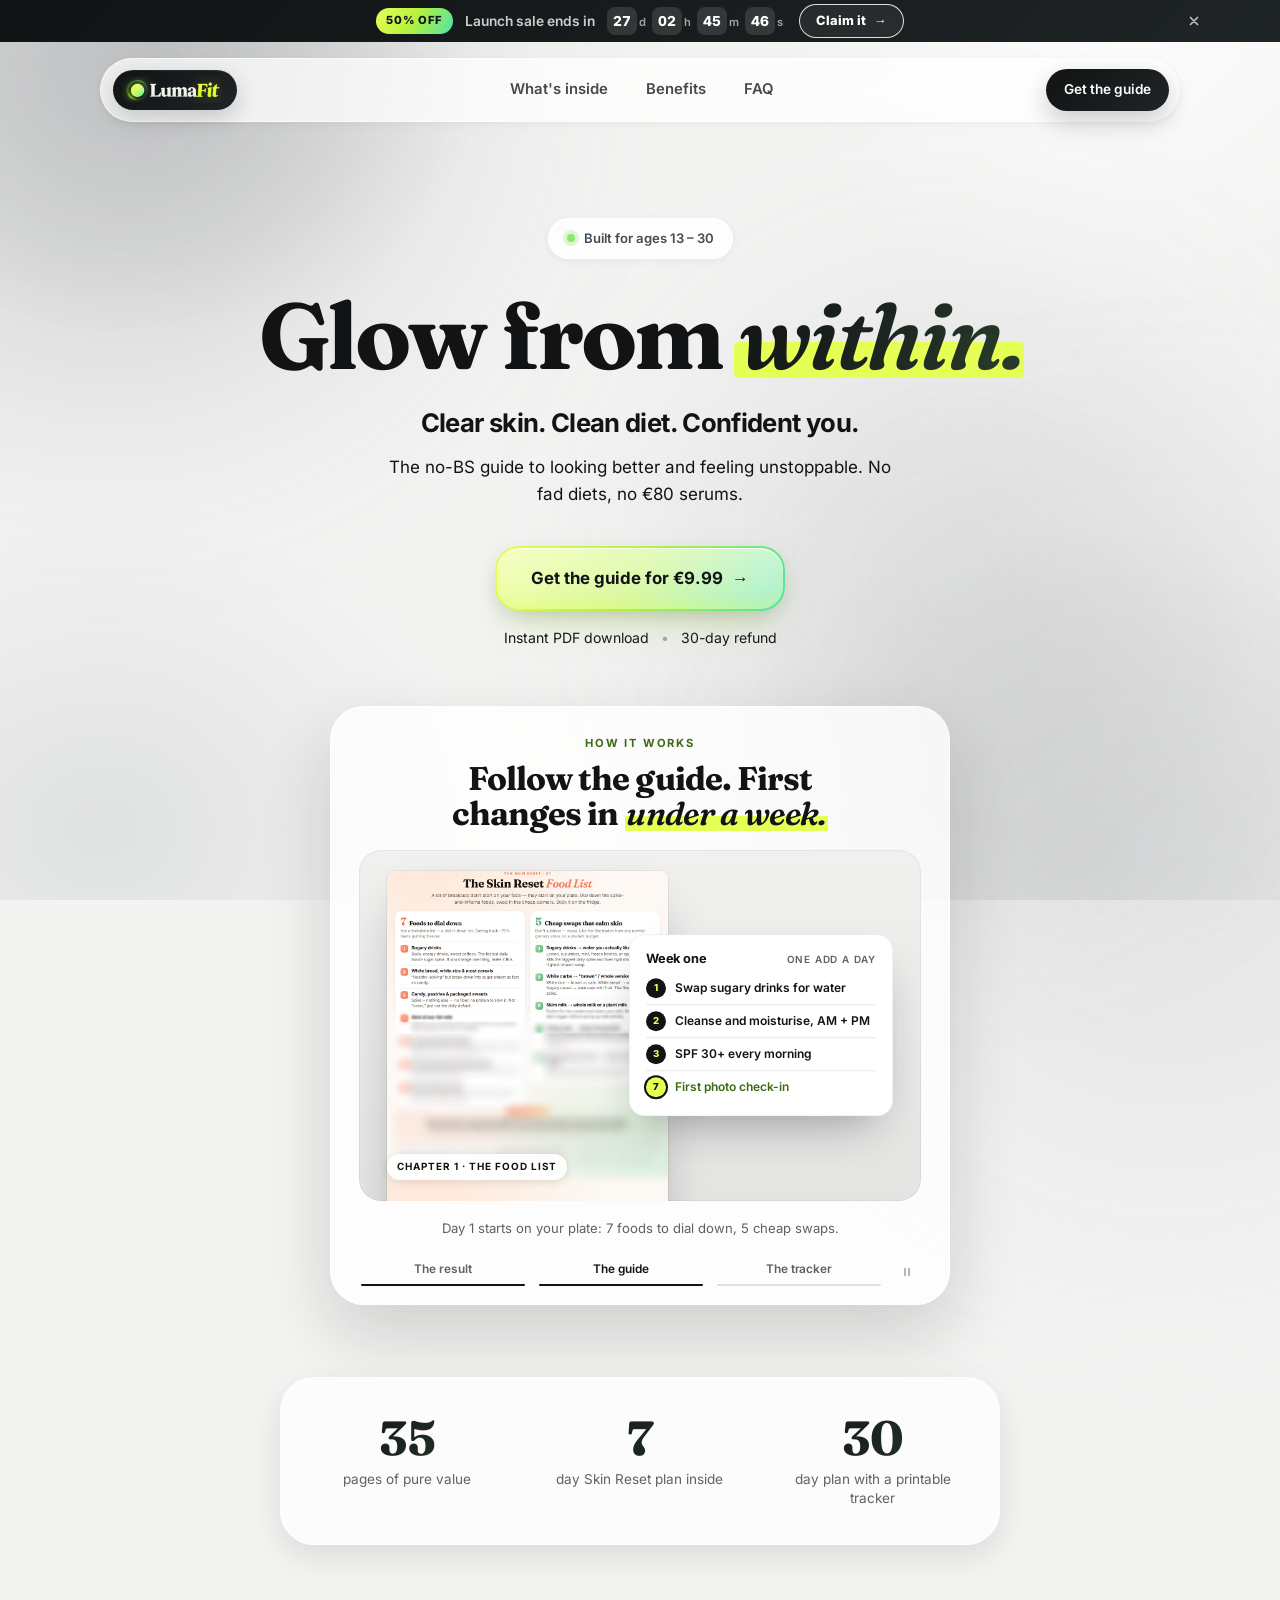
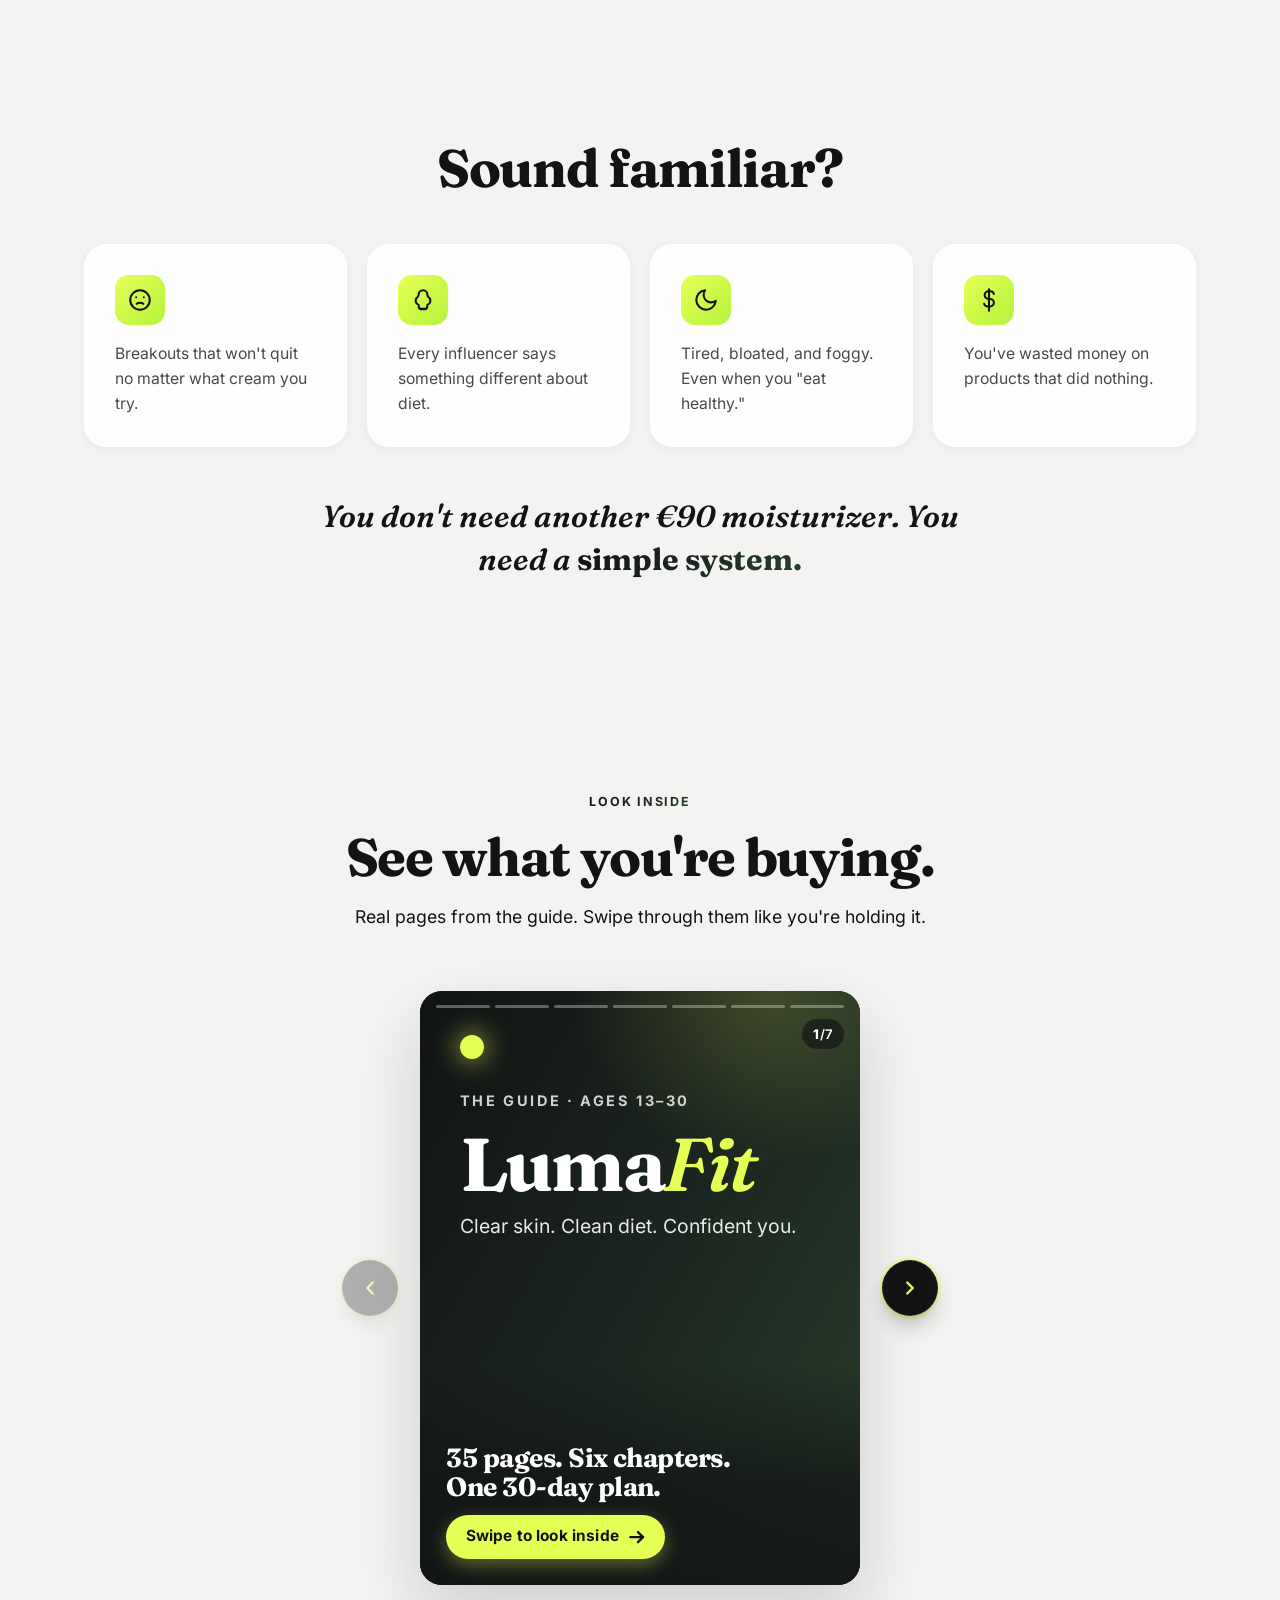
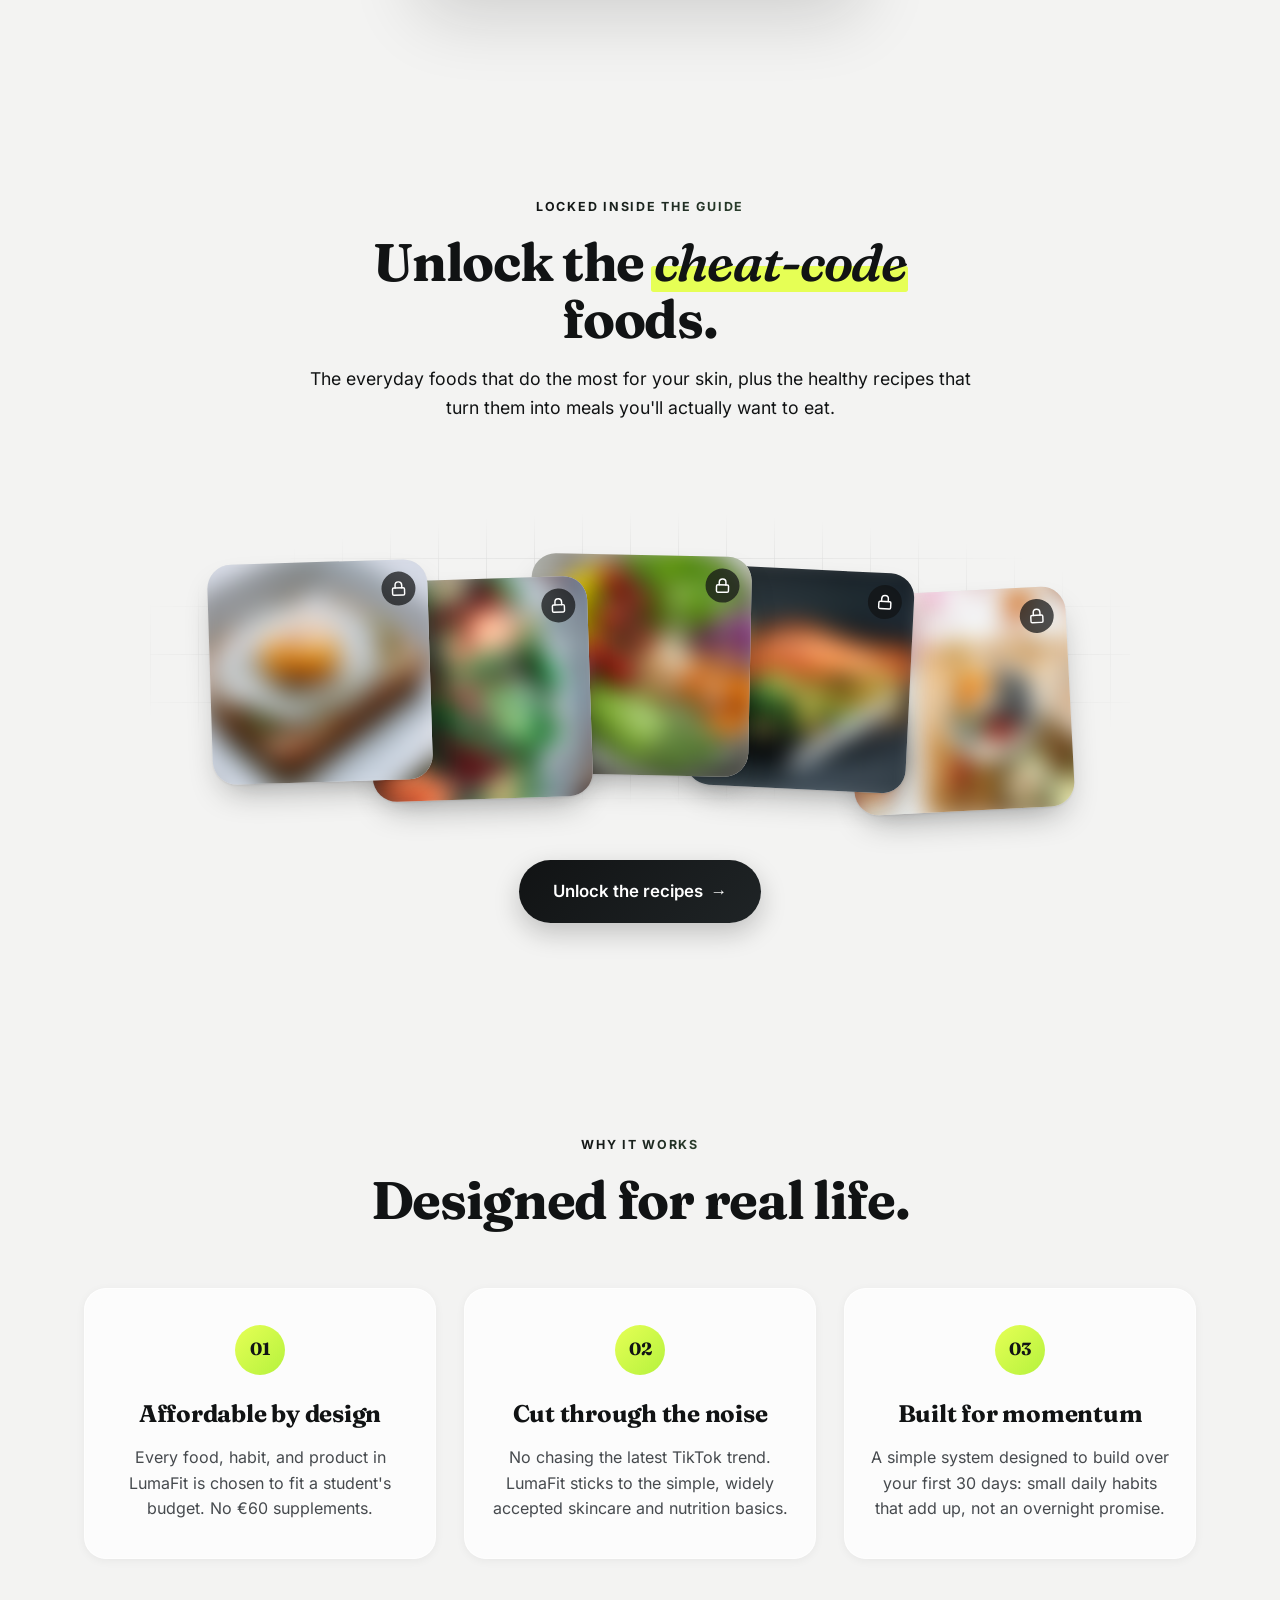
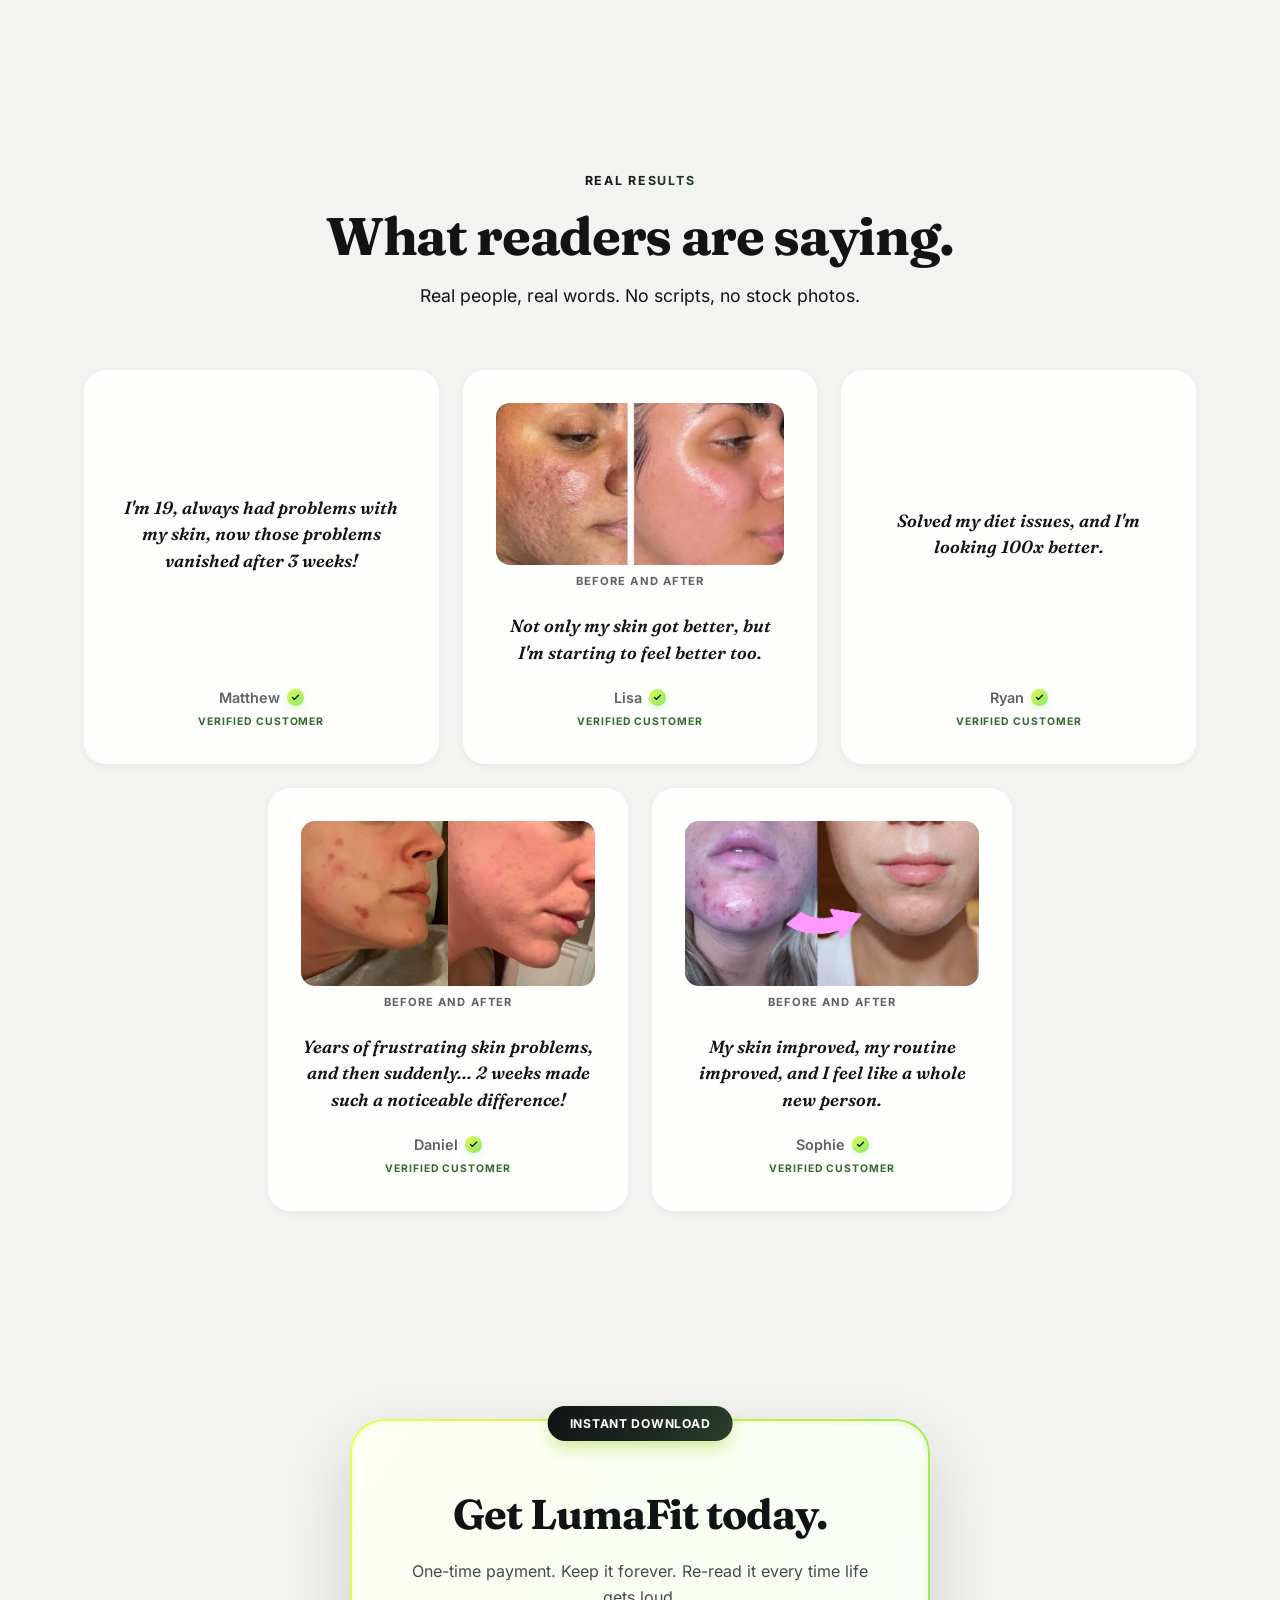
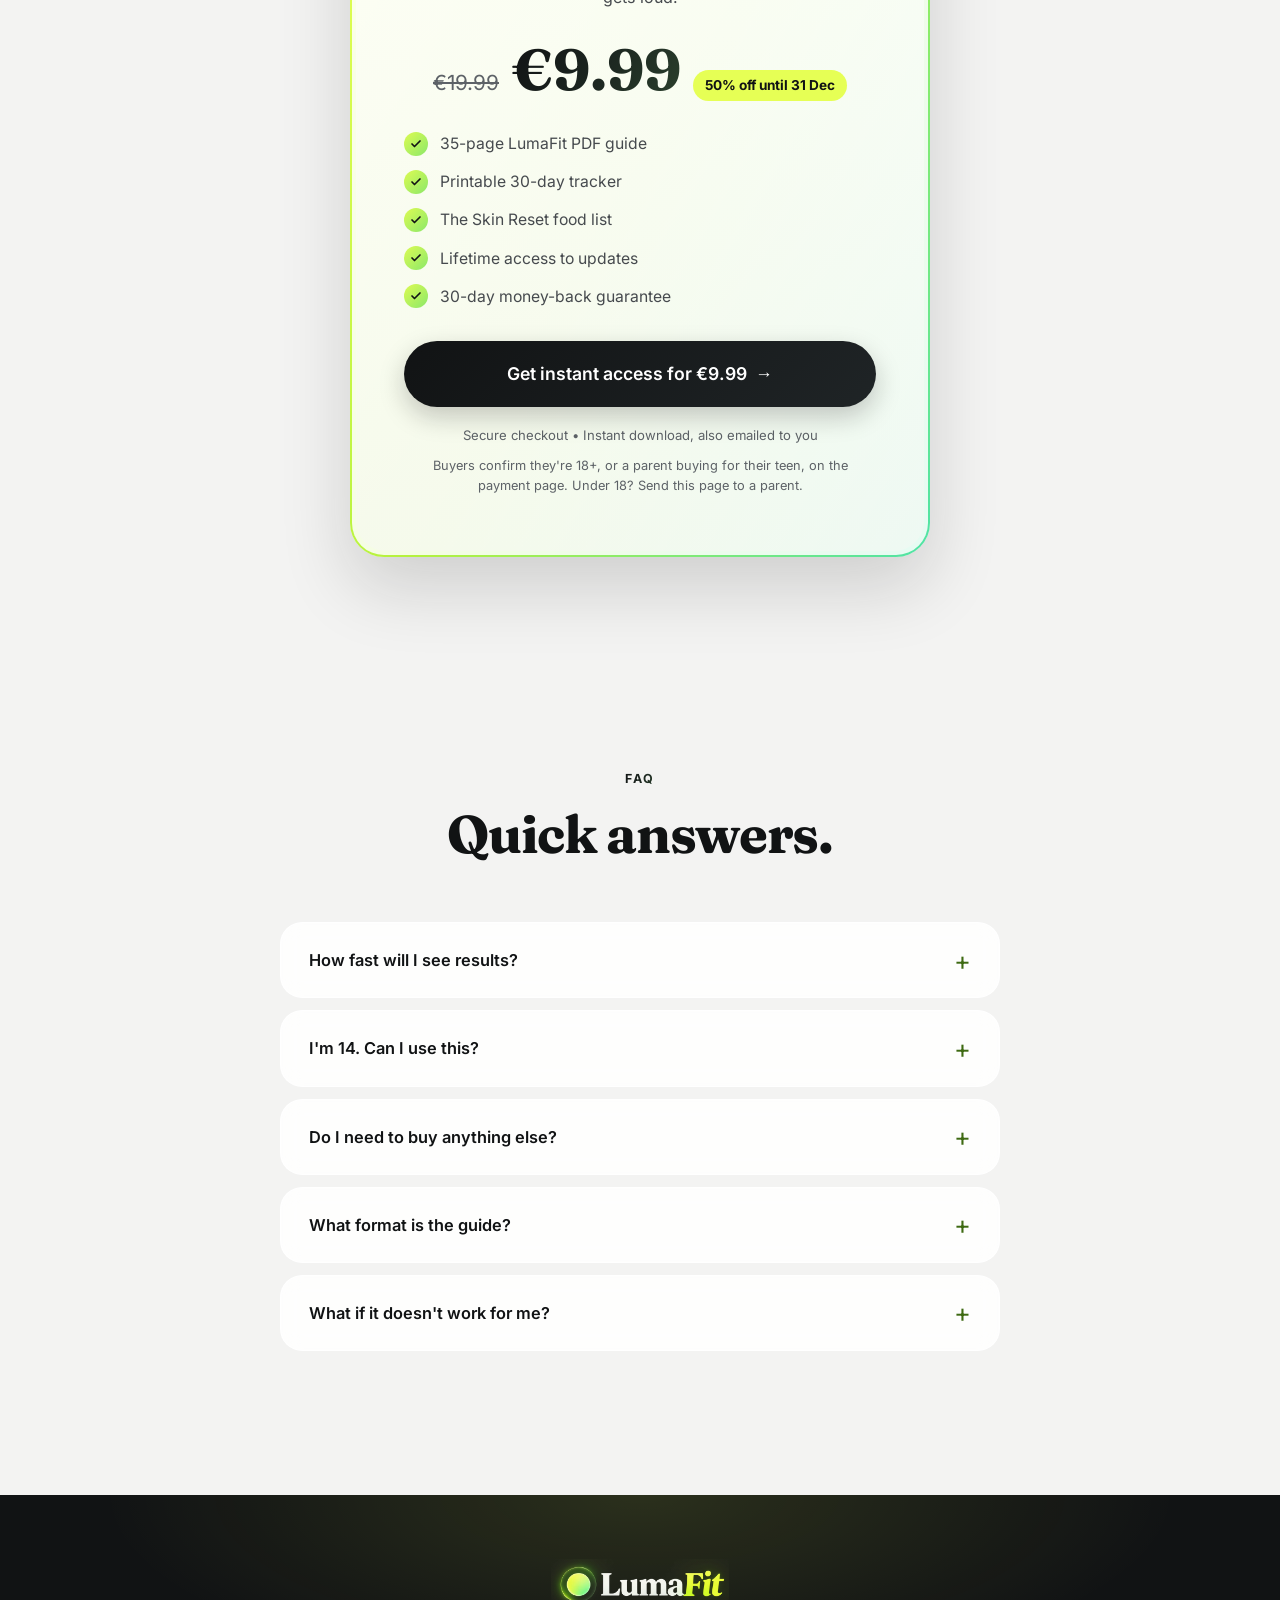
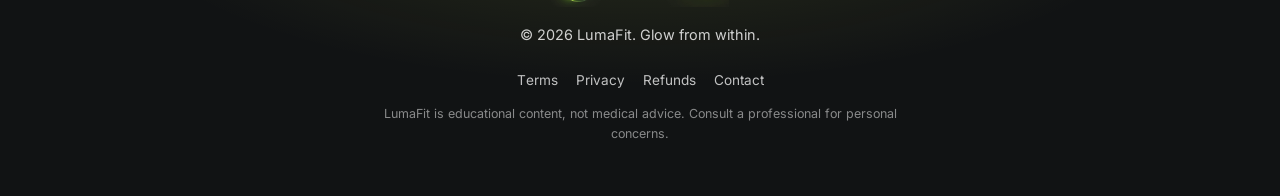
<file: index.html>
<!DOCTYPE html>
<html lang="en">
<head>
    <meta charset="UTF-8">
    <meta name="viewport" content="width=device-width, initial-scale=1.0">
    <meta name="description" content="LumaFit: the no-BS guide to clear skin, a healthier body, and unshakeable confidence. Built for ages 13 to 30.">
    <meta property="og:title" content="LumaFit: Glow from within.">
    <meta property="og:description" content="Clear skin. Clean diet. Confident you. The no-BS guide built for 13–30.">
    <meta property="og:type" content="website">
    <meta property="og:url" content="https://lumafit.org/">
    <meta property="og:image" content="https://lumafit.org/assets/og.png?v=2026101303">
    <meta name="twitter:card" content="summary_large_image">
    <link rel="canonical" href="https://lumafit.org/">
    <title>LumaFit: Glow from within.</title>
    <link rel="icon" href="/favicon.ico?v=2026101303" sizes="48x48">
    <link rel="icon" type="image/png" sizes="32x32" href="/assets/favicon-32.png?v=2026101303">
    <link rel="icon" type="image/png" sizes="16x16" href="/assets/favicon-16.png?v=2026101303">
    <link rel="icon" type="image/png" sizes="192x192" href="/assets/icon-192.png?v=2026101303">
    <link rel="apple-touch-icon" href="/assets/apple-touch-icon.png?v=2026101303">
    <!-- Bump ?v= on every css/ or js/ change. The lumafit.org zone's Browser
         Cache TTL (4h) overrides origin cache headers on CSS/JS, so a new URL
         is the only reliable way to get returning visitors the fresh files. -->
    <link rel="preload" href="assets/fonts/fraunces-latin.woff2" as="font" type="font/woff2" crossorigin>
    <link rel="preload" href="assets/fonts/inter-latin.woff2" as="font" type="font/woff2" crossorigin>
    <link rel="stylesheet" href="css/styles.css?v=2026101303">
    <script type="application/ld+json">
{
  "@context": "https://schema.org",
  "@graph": [
    {
      "@type": "Organization",
      "@id": "https://lumafit.org/#organization",
      "name": "LumaFit",
      "url": "https://lumafit.org/",
      "logo": "https://lumafit.org/assets/brand/emblem-512.png",
      "email": "hello@lumafit.org"
    },
    {
      "@type": "Product",
      "name": "LumaFit: The Complete Glow-Up Guide",
      "description": "A 35-page PDF guide to clear skin, clean eating, body basics and confidence for ages 13 to 30, with a printable 30-day tracker and the Skin Reset food list.",
      "image": "https://lumafit.org/assets/og.png?v=2026101303",
      "brand": {
        "@type": "Brand",
        "name": "LumaFit",
        "logo": "https://lumafit.org/assets/brand/emblem-512.png"
      },
      "url": "https://lumafit.org/",
      "offers": {
        "@type": "Offer",
        "price": "9.99",
        "priceValidUntil": "2026-12-31",
        "priceCurrency": "EUR",
        "availability": "https://schema.org/InStock",
        "url": "https://lumafit.org/#buy",
        "hasMerchantReturnPolicy": {
          "@type": "MerchantReturnPolicy",
          "returnPolicyCategory": "https://schema.org/MerchantReturnFiniteReturnWindow",
          "merchantReturnDays": 30,
          "refundType": "https://schema.org/FullRefund",
          "returnFees": "https://schema.org/FreeReturn"
        }
      }
    },
    {
      "@type": "FAQPage",
      "mainEntity": [
        {
          "@type": "Question",
          "name": "How fast will I see results?",
          "acceptedAnswer": {
            "@type": "Answer",
            "text": "Most readers notice calmer skin within 7 days of following the Skin Reset. Body changes are more noticeable around day 30 when the full system has compounded."
          }
        },
        {
          "@type": "Question",
          "name": "I'm 14. Can I use this?",
          "acceptedAnswer": {
            "@type": "Answer",
            "text": "The content is written to be safe and appropriate for ages 13+ and avoids any restrictive dieting. Checkout is for adults: if you are under 18, ask a parent or guardian to buy it for you. If you have a medical condition or allergies, check with a doctor first."
          }
        },
        {
          "@type": "Question",
          "name": "Do I need to buy anything else?",
          "acceptedAnswer": {
            "@type": "Answer",
            "text": "No. Everything in the guide uses common grocery items and drugstore skincare. No supplements, no expensive products."
          }
        },
        {
          "@type": "Question",
          "name": "What format is the guide?",
          "acceptedAnswer": {
            "@type": "Answer",
            "text": "A clean, mobile-friendly PDF. You get download links on the thank-you page right after checkout and a copy in your inbox."
          }
        },
        {
          "@type": "Question",
          "name": "What if it doesn't work for me?",
          "acceptedAnswer": {
            "@type": "Answer",
            "text": "Email us within 30 days and we will refund you, no questions asked. You keep the PDF."
          }
        }
      ]
    }
  ]
}
    </script>
</head>
<body>
    <!-- Animated gradient background -->
    <div class="bg-gradient"></div>
    <div class="bg-blob bg-blob-1"></div>
    <div class="bg-blob bg-blob-2"></div>
    <div class="bg-blob bg-blob-3"></div>

    <!-- Sale bar. Starts hidden; js/sale-bar.js shows it only while SALE_ENDS
         is still ahead and it hasn't been dismissed, so an expired sale never
         flashes on load. The ticking digits are aria-hidden and #saleEndsText
         carries the deadline as a plain date for screen readers. -->
    <div class="sale-bar" id="saleBar" role="region" aria-label="Limited-time offer" hidden>
        <div class="sale-inner">
            <span class="sale-badge">50% off</span>
            <span class="sale-text"><span class="sale-text-long">Launch sale </span>ends in</span>
            <span class="sale-timer" aria-hidden="true">
                <span class="sale-unit"><span class="sale-num" data-unit="d">00</span><span class="sale-lbl">d</span></span>
                <span class="sale-unit"><span class="sale-num" data-unit="h">00</span><span class="sale-lbl">h</span></span>
                <span class="sale-unit"><span class="sale-num" data-unit="m">00</span><span class="sale-lbl">m</span></span>
                <span class="sale-unit"><span class="sale-num" data-unit="s">00</span><span class="sale-lbl">s</span></span>
            </span>
            <span class="sale-sr" id="saleEndsText"></span>
            <span class="sale-cta-wrap"><a href="#buy" class="btn sale-cta">Claim it <span class="btn-arrow">→</span></a></span>
            <button type="button" class="sale-close" id="saleClose" aria-label="Dismiss offer">
                <svg viewBox="0 0 16 16" fill="none" stroke="currentColor" stroke-width="2" stroke-linecap="round" aria-hidden="true"><path d="M4 4l8 8M12 4l-8 8"/></svg>
            </button>
        </div>
    </div>

    <!-- Nav -->
    <nav class="nav" id="nav">
        <div class="container nav-inner">
            <a href="#" class="brand" aria-label="LumaFit home">
                <img src="assets/brand/logo.webp?v=2026101303" srcset="assets/brand/logo-320.webp?v=2026101303 320w, assets/brand/logo.webp?v=2026101303 640w" sizes="100px" alt="LumaFit" width="640" height="172" fetchpriority="high" decoding="async">
            </a>
            <ul class="nav-links">
                <li><a href="#inside">What's inside</a></li>
                <li><a href="#benefits">Benefits</a></li>
                <li><a href="#faq">FAQ</a></li>
                <li class="nav-cursor" aria-hidden="true"></li>
            </ul>
            <a href="#buy" class="btn btn-primary btn-sm">Get the guide</a>
        </div>
    </nav>

    <!-- Hero -->
    <header class="hero">
        <div class="container">
            <div class="chip">
                <span class="chip-dot"></span>
                Built for ages 13 – 30
            </div>
            <h1 class="hero-title">
                Glow from <em class="liquid-word">within.</em>
            </h1>
            <!-- Two separate jobs, so two elements rather than one <br>: the
                 mantra is the line people repeat, the sub explains the buy. -->
            <p class="hero-mantra"><span>Clear skin.</span> <span>Clean diet.</span> <span>Confident you.</span></p>
            <p class="hero-sub">
                The no-BS guide to looking better and feeling unstoppable. No fad diets, no €80 serums.
            </p>
            <div class="hero-cta">
                <a href="#buy" class="hover-btn" data-hover-btn>
                    <span>Get the guide for <span data-price>€9.99</span></span>
                    <span class="btn-arrow">→</span>
                </a>
                <div class="hero-trust">
                    <span>Instant PDF download</span>
                    <span class="dot-sep">•</span>
                    <span>30-day refund</span>
                </div>
            </div>

            <!-- The showcase: three frames that move on by themselves (js/hero-show.js),
                 so a visitor sees the result, then the guide, then the system
                 without scrolling. Frame 1 is active in the markup and paints
                 with the page; the others share its grid cell, hidden, until the
                 script swaps them in. The before/after photos are customer photos
                 (assets/results-*.jpg, added 2026-09-27); keep their written
                 consent on file. -->
            <div class="hero-visual">
                <div class="show" id="show" data-interval="4000" role="region" aria-roledescription="carousel" aria-label="What you get">
                    <div class="show-frames">

                        <!-- 1 · The result -->
                        <div class="show-frame is-active" data-show-frame role="group" aria-label="1 of 3: the result">
                            <div class="show-text">
                                <div class="show-kicker">The result</div>
                                <p class="show-title">Fix your skin <em>completely</em> in 30 days.</p>
                            </div>
                            <div class="show-stage show-proof">
                                <figure class="proof proof-before">
                                    <picture>
                                        <source srcset="assets/results-before.avif" type="image/avif">
                                        <img src="assets/results-before.jpg" width="604" height="672" fetchpriority="high" decoding="async"
                                             alt="Before: a young man's cheek and jaw with red, inflamed breakouts">
                                    </picture>
                                    <figcaption>Before</figcaption>
                                </figure>
                                <div class="proof-arrow" aria-hidden="true">
                                    <svg viewBox="0 0 96 48" fill="none" stroke="currentColor" stroke-width="3.5" stroke-linecap="round" stroke-linejoin="round">
                                        <path class="proof-arrow-line" d="M6 36 C 28 8, 60 6, 86 22"/>
                                        <path class="proof-arrow-head" d="M78 9 L86 22 L71 23"/>
                                    </svg>
                                    <span>30 days</span>
                                </div>
                                <figure class="proof proof-after">
                                    <picture>
                                        <source srcset="assets/results-after.avif" type="image/avif">
                                        <img src="assets/results-after.jpg" width="595" height="672" fetchpriority="high" decoding="async"
                                             alt="After 30 days: the same cheek and jaw, clear and even, with the redness gone">
                                    </picture>
                                    <figcaption>After</figcaption>
                                </figure>
                            </div>
                            <p class="show-note">Customer photos, shared with permission. Individual results vary.</p>
                        </div>

                        <!-- 2 · The guide -->
                        <div class="show-frame" data-show-frame role="group" aria-label="2 of 3: the guide">
                            <div class="show-text">
                                <div class="show-kicker">How it works</div>
                                <p class="show-title">Follow the guide. First changes in <em>under a week.</em></p>
                            </div>
                            <div class="show-stage show-pages">
                                <div class="page">
                                    <picture>
                                        <source srcset="assets/inside/food-list.avif" type="image/avif">
                                        <img src="assets/inside/food-list.jpg" width="900" height="1273" fetchpriority="low" decoding="async"
                                             alt="The Skin Reset food list page: seven foods to dial down and five cheap swaps">
                                    </picture>
                                </div>
                                <div class="show-card">
                                    <div class="show-card-head"><b>Week one</b><span>One add a day</span></div>
                                    <ul class="week-list">
                                        <li class="is-done"><i>1</i>Swap sugary drinks for water</li>
                                        <li class="is-done"><i>2</i>Cleanse and moisturise, AM + PM</li>
                                        <li class="is-done"><i>3</i>SPF 30+ every morning</li>
                                        <li class="is-next"><i>7</i>First photo check-in</li>
                                    </ul>
                                </div>
                                <span class="page-tag">Chapter 1 · The food list</span>
                            </div>
                            <p class="show-note">Day 1 starts on your plate: 7 foods to dial down, 5 cheap swaps.</p>
                        </div>

                        <!-- 3 · The tracker -->
                        <div class="show-frame" data-show-frame role="group" aria-label="3 of 3: the 30-day tracker">
                            <div class="show-text">
                                <div class="show-kicker">The system</div>
                                <p class="show-title">One small add a day. <em>Tick it off</em> for 30 days.</p>
                            </div>
                            <div class="show-stage show-pages">
                                <div class="page">
                                    <picture>
                                        <source srcset="assets/inside/tracker.avif" type="image/avif">
                                        <img src="assets/inside/tracker.jpg" width="900" height="1273" fetchpriority="low" decoding="async"
                                             alt="The 30-day tracker page: one habit added per day, with photo check-in days">
                                    </picture>
                                </div>
                                <div class="show-card">
                                    <div class="show-card-head"><b>Day 10 of 30</b><span>9 kept</span></div>
                                    <div class="show-grid" data-plan-grid></div>
                                </div>
                                <span class="page-tag">Chapter 6 · The tracker</span>
                            </div>
                            <p class="show-note">Printable, or tick it on your phone. Photo check-ins on days 7, 14, 21, 28 and 30.</p>
                        </div>
                    </div>

                    <div class="show-foot">
                        <div class="show-tabs" role="group" aria-label="Choose a frame">
                            <button type="button" class="is-active" data-show-tab aria-current="true"><span>The result</span><i></i></button>
                            <button type="button" data-show-tab><span>The guide</span><i></i></button>
                            <button type="button" data-show-tab><span>The tracker</span><i></i></button>
                        </div>
                        <button type="button" class="show-pause" data-show-pause aria-label="Pause" aria-pressed="false">
                            <svg class="ico-pause" viewBox="0 0 24 24" aria-hidden="true"><path d="M8 5v14M16 5v14"/></svg>
                            <svg class="ico-play" viewBox="0 0 24 24" aria-hidden="true"><path d="M7 4l13 8-13 8z"/></svg>
                        </button>
                    </div>
                </div>
            </div>

            <div class="hero-stats">
                <div class="stat">
                    <div class="stat-num">35</div>
                    <div class="stat-label">pages of pure value</div>
                </div>
                <div class="stat">
                    <div class="stat-num">7</div>
                    <div class="stat-label">day Skin Reset plan inside</div>
                </div>
                <div class="stat">
                    <div class="stat-num">30</div>
                    <div class="stat-label">day plan with a printable tracker</div>
                </div>
            </div>
        </div>
    </header>

    <!-- Problem -->
    <section class="section problem">
        <div class="container">
            <h2 class="section-title">Sound familiar?</h2>
            <div class="problem-grid">
                <div class="problem-card" data-glow>
                    <div class="problem-icon" aria-hidden="true">
                        <svg viewBox="0 0 24 24" fill="none" stroke="currentColor" stroke-width="1.9" stroke-linecap="round" stroke-linejoin="round"><circle cx="12" cy="12" r="9"/><path d="M8.5 9.5h.01M15.5 9.5h.01"/><path d="M9 15.5c.8-.8 2-1 3-1s2.2.2 3 1"/></svg>
                    </div>
                    <p>Breakouts that won't quit no matter what cream you try.</p>
                </div>
                <div class="problem-card" data-glow>
                    <div class="problem-icon" aria-hidden="true">
                        <svg viewBox="0 0 24 24" fill="none" stroke="currentColor" stroke-width="1.9" stroke-linecap="round" stroke-linejoin="round"><path d="M12 3a4 4 0 0 0-4 4c0 1-.5 1.8-1.2 2.5A4 4 0 0 0 8 16.5V18a2 2 0 0 0 2 2h4a2 2 0 0 0 2-2v-1.5a4 4 0 0 0 1.2-7A3.7 3.7 0 0 1 16 7a4 4 0 0 0-4-4z"/><path d="M9.5 20.5h5"/></svg>
                    </div>
                    <p>Every influencer says something different about diet.</p>
                </div>
                <div class="problem-card" data-glow>
                    <div class="problem-icon" aria-hidden="true">
                        <svg viewBox="0 0 24 24" fill="none" stroke="currentColor" stroke-width="1.9" stroke-linecap="round" stroke-linejoin="round"><path d="M21 12.8A9 9 0 1 1 11.2 3a7 7 0 0 0 9.8 9.8z"/></svg>
                    </div>
                    <p>Tired, bloated, and foggy. Even when you "eat healthy."</p>
                </div>
                <div class="problem-card" data-glow>
                    <div class="problem-icon" aria-hidden="true">
                        <svg viewBox="0 0 24 24" fill="none" stroke="currentColor" stroke-width="1.9" stroke-linecap="round" stroke-linejoin="round"><path d="M12 2v20"/><path d="M16.5 6.5A3.5 3.5 0 0 0 13 4h-1.5a3.5 3.5 0 0 0 0 7H13a3.5 3.5 0 0 1 0 7h-2a3.5 3.5 0 0 1-3.5-2.5"/></svg>
                    </div>
                    <p>You've wasted money on products that did nothing.</p>
                </div>
            </div>
            <p class="problem-lead">
                You don't need another €90 moisturizer. You need a <strong>simple system.</strong>
            </p>
        </div>
    </section>

    <!-- Look inside: a swipeable, auto-advancing slideshow of real pages
         (js/look-inside.js). Native scroll-snap does the swiping, so it works
         with JS off. The two photographed pages are served pre-frosted from
         assets/inside/: the readable part is what this page already quotes,
         the rest is blurred into the file itself, so no CSS stands between a
         visitor and the product. -->
    <section class="section inside" id="inside">
        <div class="container">
            <div class="section-head">
                <div class="eyebrow">Look inside</div>
                <h2 class="section-title">See what you're buying.</h2>
                <p class="section-lead">Real pages from the guide. Swipe through them like you're holding it.</p>
            </div>

            <div class="look is-first" id="look" data-interval="3800">
                <div class="look-wrap">
                    <button type="button" class="look-arrow" data-look-prev aria-label="Previous page">
                        <svg viewBox="0 0 24 24" aria-hidden="true"><path d="M15 6l-6 6 6 6"/></svg>
                    </button>

                    <div class="look-stage" role="region" aria-roledescription="carousel" aria-label="Look inside the guide">
                        <div class="look-bar" aria-hidden="true"></div>
                        <div class="look-count" aria-hidden="true"><b data-look-current>1</b>/<span data-look-total>7</span></div>

                        <div class="look-track" data-look-track>
                            <!-- 1 · Cover -->
                            <div class="look-slide" data-tone="dark" role="group" aria-label="Page 1 of 7: the cover">
                                <div class="sheet sheet-cover">
                                    <div class="sh-in">
                                        <span class="sh-dot"></span>
                                        <div class="sh-kicker">The Guide · Ages 13–30</div>
                                        <div class="sh-cover-title">Luma<em>Fit</em></div>
                                        <p class="sh-cover-sub">Clear skin. Clean diet. Confident you.</p>
                                        <div class="sh-cover-foot">
                                            <span>Glow from within</span>
                                            <span class="sh-badge">35 pages</span>
                                        </div>
                                    </div>
                                </div>
                                <div class="look-cap"><b>35 pages. Six chapters. One 30-day plan.</b><span class="look-swipe">Swipe to look inside<svg viewBox="0 0 24 24" aria-hidden="true"><path d="M4 12h15"/><path d="M13 6l6 6-6 6"/></svg></span></div>
                            </div>

                            <!-- 2 · Contents -->
                            <div class="look-slide" role="group" aria-label="Page 2 of 7: the contents">
                                <div class="sheet">
                                    <div class="sh-in">
                                        <div class="sh-head"><span>Contents</span><span>2</span></div>
                                        <div class="sh-eyebrow">Six chapters</div>
                                        <ul class="sh-toc">
                                            <li><span>01</span><b>The Skin Reset</b><span>1 week</span></li>
                                            <li><span>02</span><b>The Clean Plate</b><span>1 week</span></li>
                                            <li><span>03</span><b>Face Care, Simplified</b><span>1 week</span></li>
                                            <li><span>04</span><b>Body Basics</b><span>1 week</span></li>
                                            <li><span>05</span><b>The Confidence Stack</b><span>1 week</span></li>
                                            <li><span>06</span><b>Your 30-Day Plan</b><span>tracker</span></li>
                                        </ul>
                                    </div>
                                </div>
                                <div class="look-cap"><b>Six short chapters, one week each.</b><span>Finish it in a weekend. Live it for 30 days.</span></div>
                            </div>

                            <!-- 3 · Chapter one opens -->
                            <div class="look-slide" role="group" aria-label="Page 3 of 7: chapter one opens">
                                <div class="sheet">
                                    <div class="sh-in">
                                        <div class="sh-head"><span>Chapter 01</span><span>The Skin Reset</span></div>
                                        <div class="sh-eyebrow">Start here</div>
                                        <div class="sh-title">The Skin Reset</div>
                                        <p class="sh-body">You've tried the creams. The serums. The "miracle" stuff some 22-year-old swore by on TikTok at 2am. And your skin is still doing whatever it wants.</p>
                                        <ul class="sh-list">
                                            <li><b>1</b>Why food touches your skin at all, in 90 seconds.</li>
                                            <li><b>2</b>The 7 foods most worth cutting back on.</li>
                                            <li><b>3</b>The 5 swaps that replace them.</li>
                                        </ul>
                                    </div>
                                    <div class="look-frost"><span class="look-lock"><svg viewBox="0 0 24 24" aria-hidden="true"><rect x="3" y="11" width="18" height="11" rx="2"/><path d="M7 11V7a5 5 0 0 1 10 0v4"/></svg>Inside the guide</span></div>
                                </div>
                                <div class="look-cap"><b>Chapter 1 starts on your plate, not your face.</b><span>The 7 foods behind most breakouts, and the swaps.</span></div>
                            </div>

                            <!-- 4 · The food list (pre-frosted render) -->
                            <div class="look-slide" role="group" aria-label="Page 4 of 7: the Skin Reset food list">
                                <div class="sheet sheet-photo">
                                    <picture>
                                        <source srcset="assets/inside/food-list.avif" type="image/avif">
                                        <img src="assets/inside/food-list.jpg" alt="The Skin Reset food list: seven foods to dial down and five cheap swaps" width="900" height="1273" loading="lazy" decoding="async">
                                    </picture>
                                    <div class="look-frost look-frost-img"><span class="look-lock"><svg viewBox="0 0 24 24" aria-hidden="true"><rect x="3" y="11" width="18" height="11" rx="2"/><path d="M7 11V7a5 5 0 0 1 10 0v4"/></svg>Inside the guide</span></div>
                                </div>
                                <div class="look-cap"><b>The fridge-door food list.</b><span>7 to dial down, 5 cheap swaps. Printable.</span></div>
                            </div>

                            <!-- 5 · A recipe -->
                            <div class="look-slide" role="group" aria-label="Page 5 of 7: a recipe">
                                <div class="sheet sheet-recipe">
                                    <div class="sh-photo">
                                        <picture>
                                            <source srcset="assets/gallery/rainbow-bowl.avif" type="image/avif">
                                            <img src="assets/gallery/rainbow-bowl.jpg" alt="" width="440" height="440" loading="lazy" decoding="async">
                                        </picture>
                                        <span>Recipe 04</span>
                                    </div>
                                    <div class="sh-recipe">
                                        <div class="sh-recipe-title">Rainbow glow bowl</div>
                                        <div class="sh-recipe-meta"><span>15 min</span><span>Serves 2</span><span>No cooking</span></div>
                                        <ul class="sh-recipe-list">
                                            <li>Chickpeas, rinsed</li>
                                            <li>Red cabbage, shredded</li>
                                            <li>Avocado + lemon</li>
                                        </ul>
                                    </div>
                                    <div class="look-frost look-frost-low"><span class="look-lock"><svg viewBox="0 0 24 24" aria-hidden="true"><rect x="3" y="11" width="18" height="11" rx="2"/><path d="M7 11V7a5 5 0 0 1 10 0v4"/></svg>Inside the guide</span></div>
                                </div>
                                <div class="look-cap"><b>Recipes you'll actually make.</b><span>15 minutes, a student budget, no cooking skills.</span></div>
                            </div>

                            <!-- 6 · The tracker (pre-frosted render) -->
                            <div class="look-slide" role="group" aria-label="Page 6 of 7: the 30-day tracker">
                                <div class="sheet sheet-photo">
                                    <picture>
                                        <source srcset="assets/inside/tracker.avif" type="image/avif">
                                        <img src="assets/inside/tracker.jpg" alt="The 30-day tracker: one habit added per day, with photo check-in days" width="900" height="1273" loading="lazy" decoding="async">
                                    </picture>
                                    <div class="look-frost look-frost-img"><span class="look-lock"><svg viewBox="0 0 24 24" aria-hidden="true"><rect x="3" y="11" width="18" height="11" rx="2"/><path d="M7 11V7a5 5 0 0 1 10 0v4"/></svg>Inside the guide</span></div>
                                </div>
                                <div class="look-cap"><b>One small add a day, for 30 days.</b><span>The printable tracker, with photo check-ins.</span></div>
                            </div>

                            <!-- 7 · The offer -->
                            <div class="look-slide" data-tone="dark" role="group" aria-label="Page 7 of 7: get the guide">
                                <div class="sheet sheet-cta">
                                    <div class="sh-in">
                                        <span class="sh-dot"></span>
                                        <div class="sh-kicker">The whole system</div>
                                        <div class="look-cta-title">Yours in the next <em>minute.</em></div>
                                        <ul class="look-cta-list">
                                            <li>The 35-page guide</li>
                                            <li>The printable 30-day tracker</li>
                                            <li>The Skin Reset food list</li>
                                        </ul>
                                        <div class="look-cta-price"><s data-sale-only>€19.99</s> <span data-price>€9.99</span> <small data-sale-only>50% off</small><small data-regular-only hidden>one-time</small></div>
                                        <a href="#buy" class="look-cta-btn">Get the guide <span class="btn-arrow">→</span></a>
                                        <div class="look-cta-fine"><span data-sale-only>Sale price until 31 December · </span>Instant download · 30-day refund</div>
                                    </div>
                                </div>
                            </div>
                        </div>
                    </div>

                    <button type="button" class="look-arrow" data-look-next aria-label="Next page">
                        <svg viewBox="0 0 24 24" aria-hidden="true"><path d="M9 6l6 6-6 6"/></svg>
                    </button>
                </div>
            </div>
        </div>
    </section>

    <!-- Recipes teaser: a fan of blurred, "locked" food photos that springs
         open when the section scrolls into view (js/photo-gallery.js, a
         vanilla port of the 21st.dev PhotoGallery). Each photo links to the
         checkout; they sit outside the tab order and the accessibility tree
         because the button below does the same job for keyboard and
         screen-reader users.
         Photos: Unsplash (photo-1525351484163, -1511690743698, -1512621776951,
         -1519708227418, -1494390248081), used under the Unsplash License and
         self-hosted so no visitor data goes to a third party. -->
    <section class="section recipes" id="recipes" aria-labelledby="recipesTitle">
        <div class="container">
            <div class="section-head">
                <div class="eyebrow">Locked inside the guide</div>
                <h2 class="section-title" id="recipesTitle">Unlock the <em>cheat-code</em> foods.</h2>
                <p class="section-lead">The everyday foods that do the most for your skin, plus the healthy recipes that turn them into meals you'll actually want to eat.</p>
            </div>

            <div class="pg" data-photo-gallery>
                <div class="pg-grid" aria-hidden="true"></div>
                <div class="pg-stage">
                    <a class="pg-photo" href="#buy" tabindex="-1" aria-hidden="true" draggable="false"
                       data-dir="left" style="--k: -2; --dy: 15px; --z: 50; --order: 0; --tilt: -2deg">
                        <picture>
                            <source srcset="assets/gallery/egg-avocado-toast.avif" type="image/avif">
                            <img src="assets/gallery/egg-avocado-toast.jpg" alt="" width="440" height="440" loading="lazy" decoding="async" draggable="false">
                        </picture>
                        <span class="pg-lock"><svg viewBox="0 0 24 24" fill="none" stroke="currentColor" stroke-width="2.2" stroke-linecap="round" stroke-linejoin="round"><rect width="18" height="11" x="3" y="11" rx="2" ry="2"/><path d="M7 11V7a5 5 0 0 1 10 0v4"/></svg></span>
                        <span class="pg-cta"><span class="pg-cta-pill"><svg viewBox="0 0 24 24" fill="none" stroke="currentColor" stroke-width="2.4" stroke-linecap="round" stroke-linejoin="round"><rect width="18" height="11" x="3" y="11" rx="2" ry="2"/><path d="M7 11V7a5 5 0 0 1 9.9-1"/></svg>Get now</span></span>
                    </a>
                    <a class="pg-photo" href="#buy" tabindex="-1" aria-hidden="true" draggable="false"
                       data-dir="left" style="--k: -1; --dy: 32px; --z: 40; --order: 1; --tilt: -2deg">
                        <picture>
                            <source srcset="assets/gallery/spinach-pomegranate-salad.avif" type="image/avif">
                            <img src="assets/gallery/spinach-pomegranate-salad.jpg" alt="" width="440" height="440" loading="lazy" decoding="async" draggable="false">
                        </picture>
                        <span class="pg-lock"><svg viewBox="0 0 24 24" fill="none" stroke="currentColor" stroke-width="2.2" stroke-linecap="round" stroke-linejoin="round"><rect width="18" height="11" x="3" y="11" rx="2" ry="2"/><path d="M7 11V7a5 5 0 0 1 10 0v4"/></svg></span>
                        <span class="pg-cta"><span class="pg-cta-pill"><svg viewBox="0 0 24 24" fill="none" stroke="currentColor" stroke-width="2.4" stroke-linecap="round" stroke-linejoin="round"><rect width="18" height="11" x="3" y="11" rx="2" ry="2"/><path d="M7 11V7a5 5 0 0 1 9.9-1"/></svg>Get now</span></span>
                    </a>
                    <a class="pg-photo" href="#buy" tabindex="-1" aria-hidden="true" draggable="false"
                       data-dir="right" style="--k: 0; --dy: 8px; --z: 30; --order: 2; --tilt: 2deg">
                        <picture>
                            <source srcset="assets/gallery/rainbow-bowl.avif" type="image/avif">
                            <img src="assets/gallery/rainbow-bowl.jpg" alt="" width="440" height="440" loading="lazy" decoding="async" draggable="false">
                        </picture>
                        <span class="pg-lock"><svg viewBox="0 0 24 24" fill="none" stroke="currentColor" stroke-width="2.2" stroke-linecap="round" stroke-linejoin="round"><rect width="18" height="11" x="3" y="11" rx="2" ry="2"/><path d="M7 11V7a5 5 0 0 1 10 0v4"/></svg></span>
                        <span class="pg-cta"><span class="pg-cta-pill"><svg viewBox="0 0 24 24" fill="none" stroke="currentColor" stroke-width="2.4" stroke-linecap="round" stroke-linejoin="round"><rect width="18" height="11" x="3" y="11" rx="2" ry="2"/><path d="M7 11V7a5 5 0 0 1 9.9-1"/></svg>Get now</span></span>
                    </a>
                    <a class="pg-photo" href="#buy" tabindex="-1" aria-hidden="true" draggable="false"
                       data-dir="right" style="--k: 1; --dy: 22px; --z: 20; --order: 3; --tilt: 2deg">
                        <picture>
                            <source srcset="assets/gallery/salmon-greens.avif" type="image/avif">
                            <img src="assets/gallery/salmon-greens.jpg" alt="" width="440" height="440" loading="lazy" decoding="async" draggable="false">
                        </picture>
                        <span class="pg-lock"><svg viewBox="0 0 24 24" fill="none" stroke="currentColor" stroke-width="2.2" stroke-linecap="round" stroke-linejoin="round"><rect width="18" height="11" x="3" y="11" rx="2" ry="2"/><path d="M7 11V7a5 5 0 0 1 10 0v4"/></svg></span>
                        <span class="pg-cta"><span class="pg-cta-pill"><svg viewBox="0 0 24 24" fill="none" stroke="currentColor" stroke-width="2.4" stroke-linecap="round" stroke-linejoin="round"><rect width="18" height="11" x="3" y="11" rx="2" ry="2"/><path d="M7 11V7a5 5 0 0 1 9.9-1"/></svg>Get now</span></span>
                    </a>
                    <a class="pg-photo" href="#buy" tabindex="-1" aria-hidden="true" draggable="false"
                       data-dir="left" style="--k: 2; --dy: 44px; --z: 10; --order: 4; --tilt: -2deg">
                        <picture>
                            <source srcset="assets/gallery/berry-yogurt-bowl.avif" type="image/avif">
                            <img src="assets/gallery/berry-yogurt-bowl.jpg" alt="" width="440" height="440" loading="lazy" decoding="async" draggable="false">
                        </picture>
                        <span class="pg-lock"><svg viewBox="0 0 24 24" fill="none" stroke="currentColor" stroke-width="2.2" stroke-linecap="round" stroke-linejoin="round"><rect width="18" height="11" x="3" y="11" rx="2" ry="2"/><path d="M7 11V7a5 5 0 0 1 10 0v4"/></svg></span>
                        <span class="pg-cta"><span class="pg-cta-pill"><svg viewBox="0 0 24 24" fill="none" stroke="currentColor" stroke-width="2.4" stroke-linecap="round" stroke-linejoin="round"><rect width="18" height="11" x="3" y="11" rx="2" ry="2"/><path d="M7 11V7a5 5 0 0 1 9.9-1"/></svg>Get now</span></span>
                    </a>
                </div>
            </div>

            <div class="pg-actions">
                <a href="#buy" class="btn btn-primary btn-lg">Unlock the recipes <span class="btn-arrow">→</span></a>
            </div>
        </div>
    </section>

    <!-- Benefits -->
    <section class="section benefits" id="benefits">
        <div class="container">
            <div class="section-head">
                <div class="eyebrow">Why it works</div>
                <h2 class="section-title">Designed for real life.</h2>
            </div>
            <div class="benefits-grid">
                <div class="benefit">
                    <div class="benefit-num">01</div>
                    <h3>Affordable by design</h3>
                    <p>Every food, habit, and product in LumaFit is chosen to fit a student's budget. No €60 supplements.</p>
                </div>
                <div class="benefit">
                    <div class="benefit-num">02</div>
                    <h3>Cut through the noise</h3>
                    <p>No chasing the latest TikTok trend. LumaFit sticks to the simple, widely accepted skincare and nutrition basics.</p>
                </div>
                <div class="benefit">
                    <div class="benefit-num">03</div>
                    <h3>Built for momentum</h3>
                    <p>A simple system designed to build over your first 30 days: small daily habits that add up, not an overnight promise.</p>
                </div>
            </div>
        </div>
    </section>

    <!-- Testimonials — real buyer reviews, quoted as sent -->
    <section class="section testimonials">
        <div class="container">
            <div class="section-head">
                <div class="eyebrow">Real results</div>
                <h2 class="section-title">What readers are saying.</h2>
                <p class="section-lead">Real people, real words. No scripts, no stock photos.</p>
            </div>

            <div class="testimonial-grid">
                <figure class="testimonial">
                    <blockquote>
                        <p>I'm 19, always had problems with my skin, now those problems vanished after 3 weeks!</p>
                    </blockquote>
                    <figcaption class="t-author">
                        <span class="t-name">Matthew</span>
                        <span class="t-verified">Verified customer</span>
                    </figcaption>
                </figure>
                <figure class="testimonial">
                    <figure class="t-photo">
                        <picture>
                            <source srcset="assets/reviews/lisa.avif" type="image/avif">
                            <img src="assets/reviews/lisa.jpg" width="828" height="680"
                             loading="lazy" decoding="async"
                             alt="Lisa's cheek, before and after: inflamed breakouts and heavily uneven texture on the left, calmer and much smoother skin on the right.">
                        </picture>
                        <figcaption>Before and after</figcaption>
                    </figure>
                    <blockquote>
                        <p>Not only my skin got better, but I'm starting to feel better too.</p>
                    </blockquote>
                    <figcaption class="t-author">
                        <span class="t-name">Lisa</span>
                        <span class="t-verified">Verified customer</span>
                    </figcaption>
                </figure>
                <figure class="testimonial">
                    <blockquote>
                        <p>Solved my diet issues, and I'm looking 100x better.</p>
                    </blockquote>
                    <figcaption class="t-author">
                        <span class="t-name">Ryan</span>
                        <span class="t-verified">Verified customer</span>
                    </figcaption>
                </figure>
                <figure class="testimonial">
                    <figure class="t-photo">
                        <picture>
                            <source srcset="assets/reviews/daniel.avif" type="image/avif">
                            <img src="assets/reviews/daniel.jpg" width="735" height="420"
                             loading="lazy" decoding="async"
                             alt="Daniel's cheek, before and after: several raised red blemishes along the jaw on the left, noticeably calmer and clearer skin on the right.">
                        </picture>
                        <figcaption>Before and after</figcaption>
                    </figure>
                    <blockquote>
                        <p>Years of frustrating skin problems, and then suddenly… 2 weeks made such a noticeable difference!</p>
                    </blockquote>
                    <figcaption class="t-author">
                        <span class="t-name">Daniel</span>
                        <span class="t-verified">Verified customer</span>
                    </figcaption>
                </figure>
                <figure class="testimonial">
                    <figure class="t-photo">
                        <picture>
                            <source srcset="assets/reviews/sophie.avif" type="image/avif">
                            <img src="assets/reviews/sophie.jpg" width="728" height="409"
                             loading="lazy" decoding="async"
                             alt="Sophie's chin and jaw, before and after: red, sore breakouts across the chin on the left, clear and even skin on the right.">
                        </picture>
                        <figcaption>Before and after</figcaption>
                    </figure>
                    <blockquote>
                        <p>My skin improved, my routine improved, and I feel like a whole new person.</p>
                    </blockquote>
                    <figcaption class="t-author">
                        <span class="t-name">Sophie</span>
                        <span class="t-verified">Verified customer</span>
                    </figcaption>
                </figure>
            </div>
        </div>
    </section>

    <!-- Buy -->
    <section class="section buy" id="buy">
        <div class="container">
            <div class="buy-card">
                <div class="buy-badge">Instant Download</div>
                <div class="buy-inner">
                <h2 class="buy-title">Get LumaFit today.</h2>
                <p class="buy-sub">One-time payment. Keep it forever. Re-read it every time life gets loud.</p>

                <div class="buy-price">
                    <span class="price-old" data-sale-only>€19.99</span>
                    <span class="price-now" data-price>€9.99</span>
                    <span class="price-note" data-sale-only>50% off until 31 Dec</span>
                    <span class="price-note" data-regular-only hidden>one-time payment</span>
                </div>

                <ul class="buy-list">
                    <li>35-page LumaFit PDF guide</li>
                    <li>Printable 30-day tracker</li>
                    <li>The Skin Reset food list</li>
                    <li>Lifetime access to updates</li>
                    <li>30-day money-back guarantee</li>
                </ul>

                <button id="buyBtn" class="btn btn-primary btn-xl">
                    <span>Get instant access for <span data-price>€9.99</span></span>
                    <span class="btn-arrow">→</span>
                </button>

                <p class="buy-fine">Secure checkout • Instant download, also emailed to you</p>
                <p class="buy-eligibility">
                    Buyers confirm they're 18+, or a parent buying for their teen, on the payment page.
                    Under 18? Send this page to a parent.
                </p>
                </div>
            </div>
        </div>
    </section>

    <!-- FAQ -->
    <section class="section faq" id="faq">
        <div class="container">
            <div class="section-head">
                <div class="eyebrow">FAQ</div>
                <h2 class="section-title">Quick answers.</h2>
            </div>
            <div class="faq-list">
                <details class="faq-item">
                    <summary>How fast will I see results?</summary>
                    <p>Most readers notice calmer skin within 7 days of following the Skin Reset. Body changes are more noticeable around day 30 when the full system has compounded.</p>
                </details>
                <details class="faq-item">
                    <summary>I'm 14. Can I use this?</summary>
                    <p>The content is written to be safe and appropriate for ages 13+ and avoids any restrictive dieting. Checkout, though, is for adults: if you're under 18, ask a parent or guardian to buy it for you. And if you have a medical condition or allergies, check with a doctor first.</p>
                </details>
                <details class="faq-item">
                    <summary>Do I need to buy anything else?</summary>
                    <p>No. Everything in the guide uses common grocery items and drugstore skincare. No supplements, no expensive products.</p>
                </details>
                <details class="faq-item">
                    <summary>What format is the guide?</summary>
                    <p>A clean, mobile-friendly PDF. You get the download links on the thank-you page right after checkout, plus a copy in your inbox.</p>
                </details>
                <details class="faq-item">
                    <summary>What if it doesn't work for me?</summary>
                    <p>Email us within 30 days and we'll refund you, no questions asked. You keep the PDF.</p>
                </details>
            </div>
        </div>
    </section>

    <!-- Footer -->
    <footer class="footer">
        <div class="container footer-inner">
            <div class="footer-brand">
                <img src="assets/brand/logo.webp?v=2026101303" alt="LumaFit" width="640" height="172" loading="lazy" decoding="async">
            </div>
            <p class="footer-note">© 2026 LumaFit. Glow from within.</p>
            <nav class="footer-links">
                <a href="terms.html" data-cascade>Terms</a>
                <a href="privacy.html" data-cascade>Privacy</a>
                <a href="refund.html" data-cascade>Refunds</a>
                <a href="mailto:hello@lumafit.org" data-cascade>Contact</a>
            </nav>
            <p class="footer-disc">LumaFit is educational content, not medical advice. Consult a professional for personal concerns.</p>
        </div>
    </footer>

    <!-- Mobile sticky CTA: js/script.js shows it between the hero and the buy card. -->
    <div class="mobile-cta" id="mobileCta" aria-hidden="true">
        <span class="mobile-cta-lead">
            <img class="mobile-cta-mark" src="assets/brand/mark.webp?v=2026101303" alt="" width="128" height="128" loading="lazy" decoding="async">
            <span class="mobile-cta-text">The LumaFit guide · <span data-price>€9.99</span><small>Instant download · 30-day refund</small></span>
        </span>
        <a href="#buy" class="btn btn-primary btn-sm" tabindex="-1">Get it <span class="btn-arrow">→</span></a>
    </div>

    <script src="js/cascade.js?v=2026101303" defer></script>
    <script src="js/hover-button.js?v=2026101303" defer></script>
    <script src="js/glow-cards.js?v=2026101303" defer></script>
    <script src="js/photo-gallery.js?v=2026101303" defer></script>
    <script src="js/look-inside.js?v=2026101303" defer></script>
    <script src="js/hero-show.js?v=2026101303" defer></script>
    <script src="js/nav-cursor.js?v=2026101303" defer></script>
    <script src="js/sale-bar.js?v=2026101303" defer></script>
    <script src="js/script.js?v=2026101303" defer></script>
    <script>
    // The WebGL backgrounds and the liquid headline are desktop delights. On a
    // phone they cost seconds of main-thread time before the first paint (the
    // wave shader alone was ~9s of boot time in Lighthouse), so they load only
    // on a capable pointer device, and only once the page has finished loading.
    // ?bg=wave or ?bg=mesh in the URL still forces one, on any device, for testing.
    (function () {
        var v = '2026100702';
        var forced = /[?&]bg=(wave|mesh)/i.exec(location.search);
        var mq = function (q) { return window.matchMedia && window.matchMedia(q).matches; };
        var capable = mq('(min-width: 900px) and (hover: hover) and (pointer: fine)')
            && !mq('(prefers-reduced-motion: reduce)')
            && !(navigator.connection && navigator.connection.saveData)
            && (navigator.hardwareConcurrency || 4) >= 4;
        if (!forced && !capable) return;
        var bg = forced ? forced[1].toLowerCase() : 'wave';
        function load(name) {
            var s = document.createElement('script');
            s.src = 'js/' + name + '.js?v=' + v;
            document.body.appendChild(s);
        }
        function go() {
            load(bg === 'mesh' ? 'shader-bg' : 'gradient-wave');
            load('liquid-text');
        }
        var idle = window.requestIdleCallback || function (fn) { setTimeout(fn, 250); };
        if (document.readyState === 'complete') idle(go);
        else window.addEventListener('load', function () { idle(go); });
    })();
    </script>
</body>
</html>
</file>
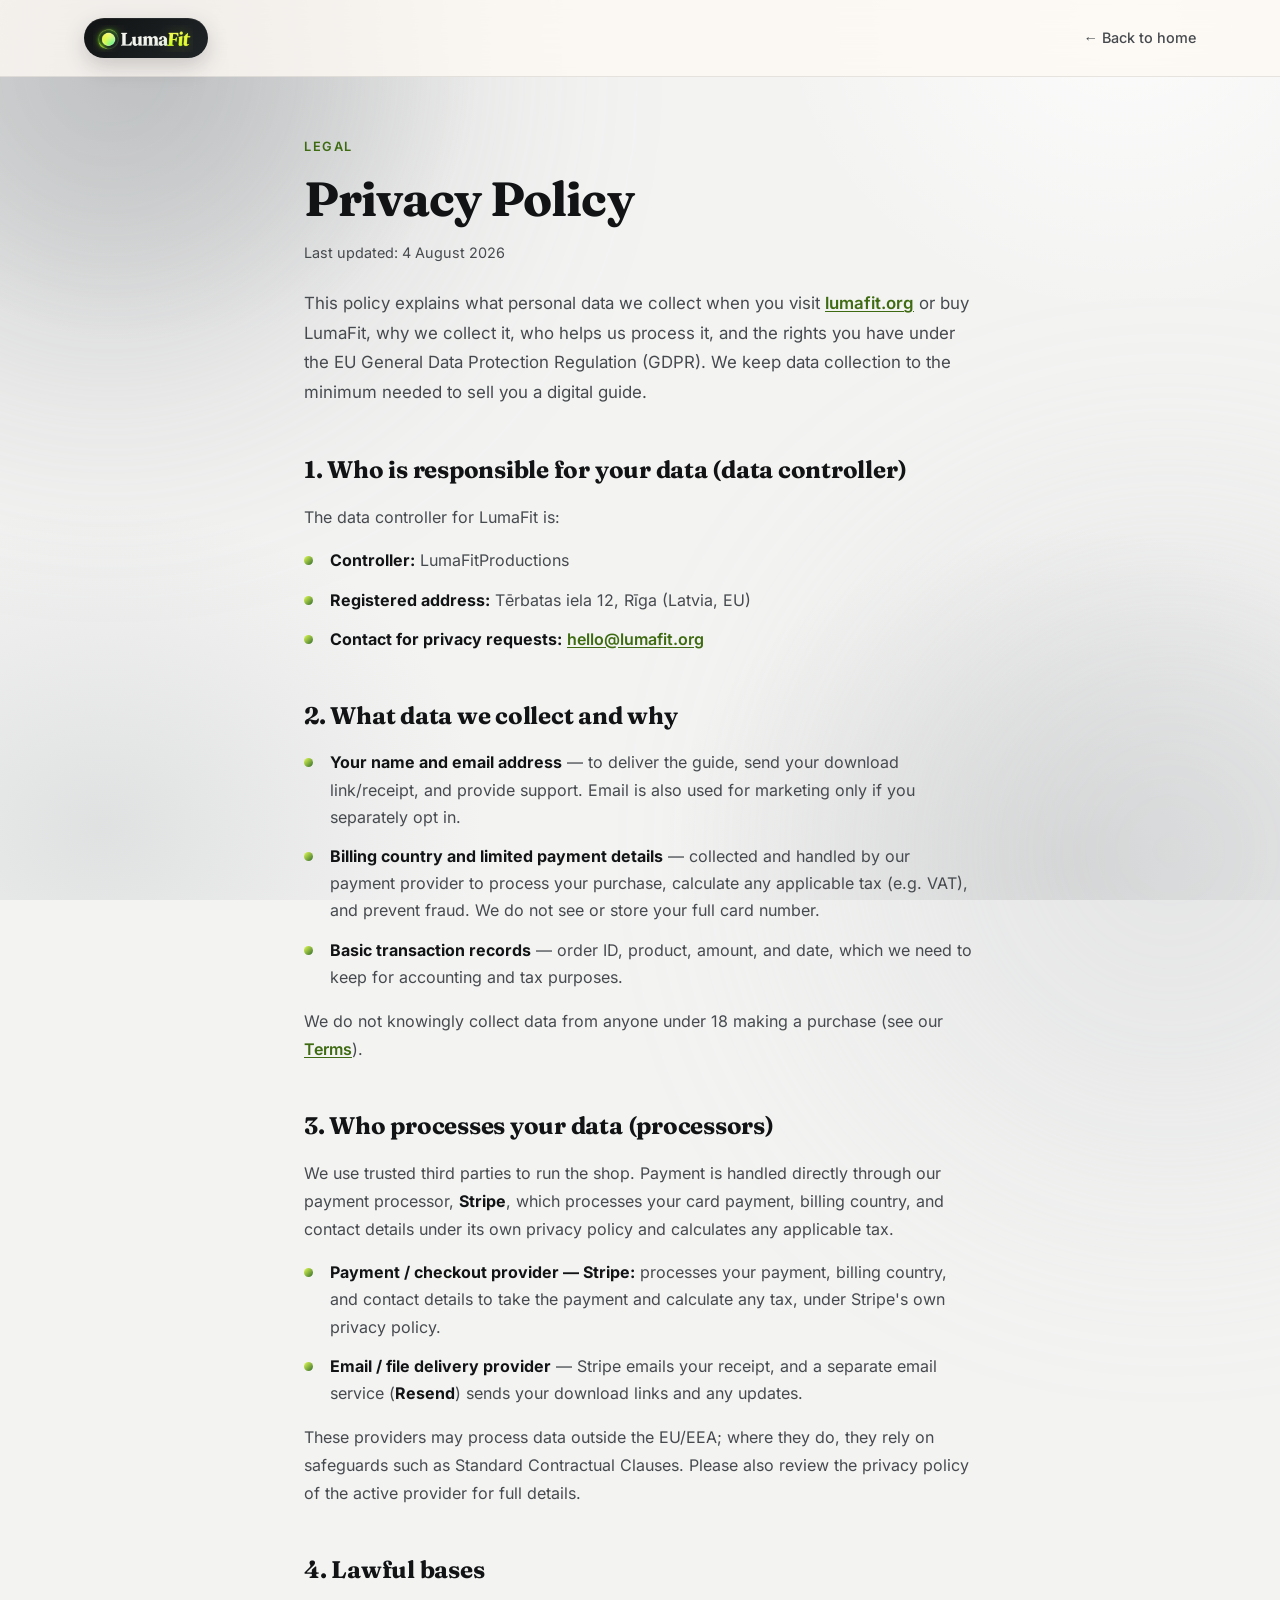
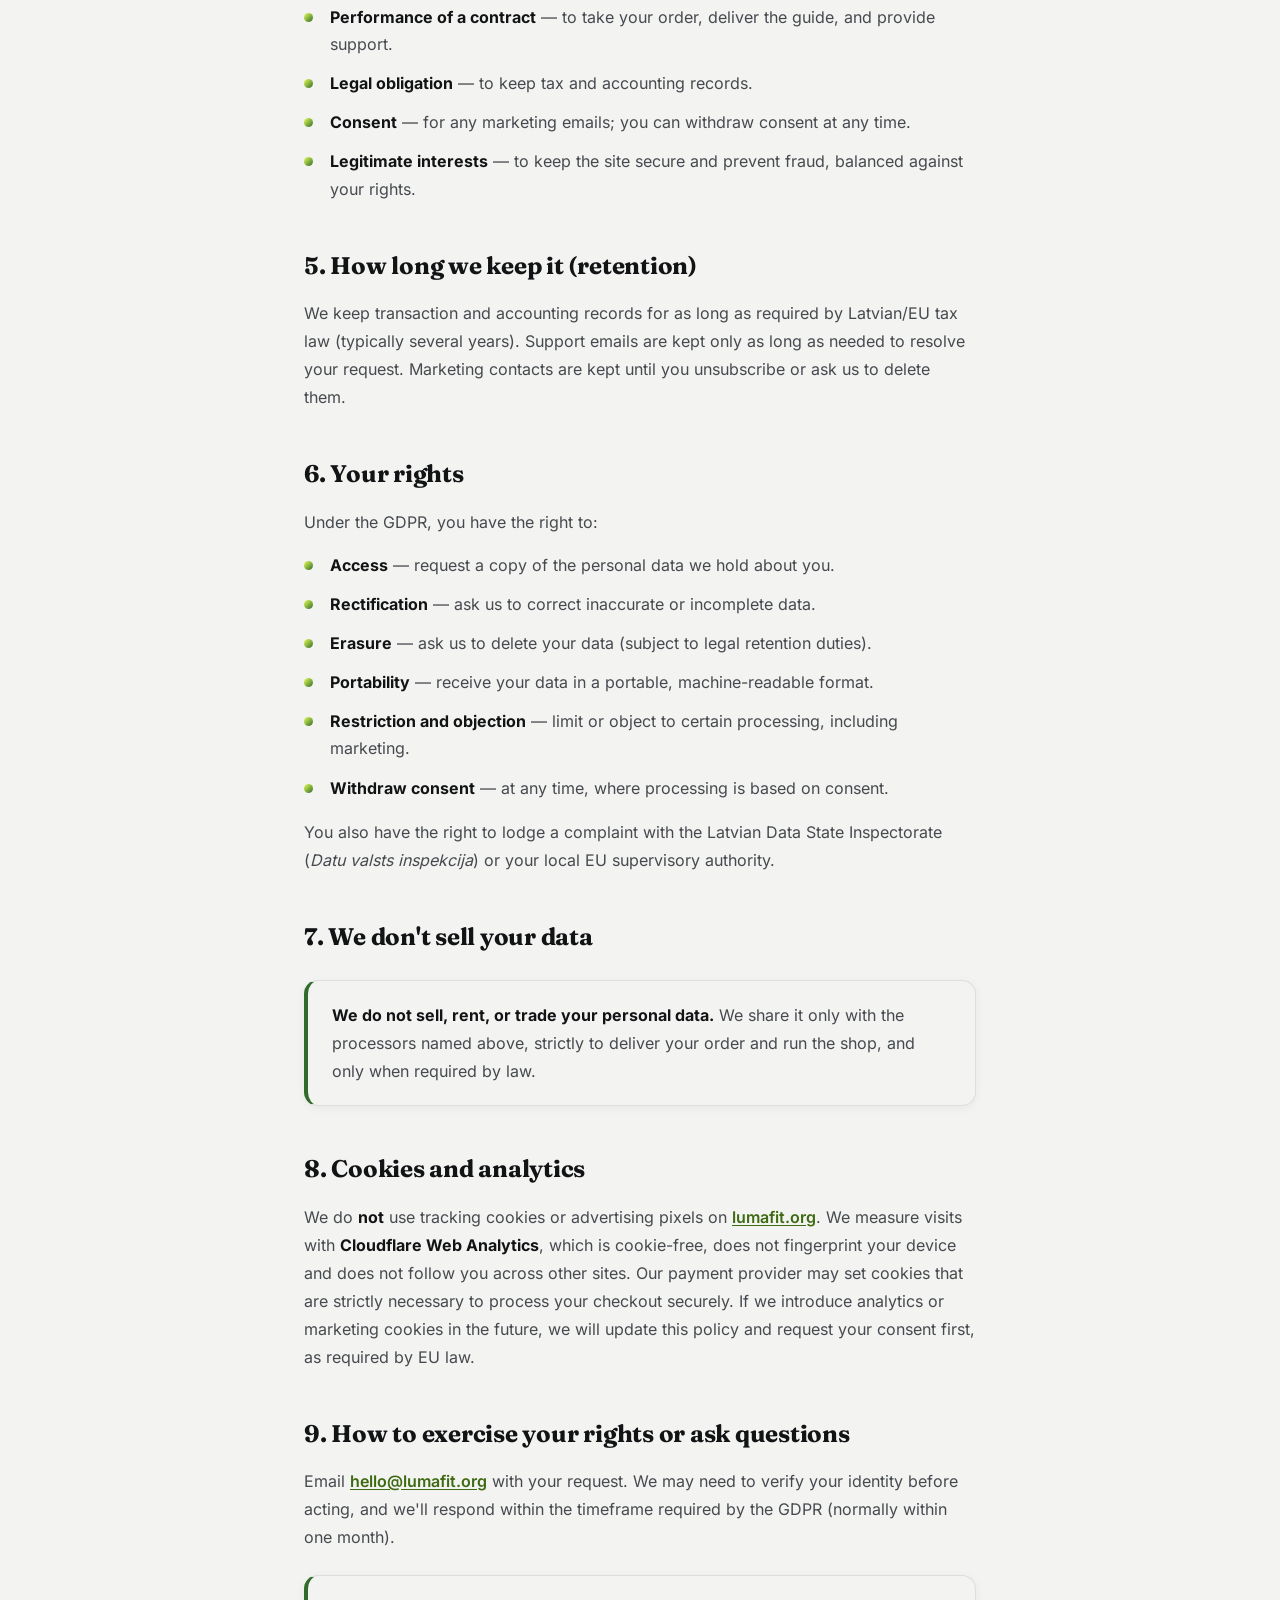
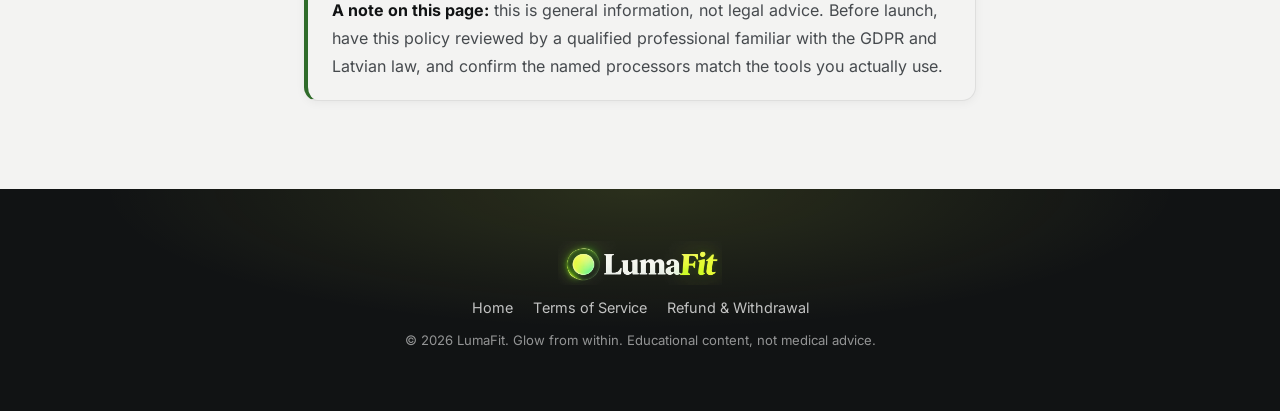
<file: privacy.html>
<!DOCTYPE html>
<html lang="en">
<head>
    <meta charset="UTF-8">
    <meta name="viewport" content="width=device-width, initial-scale=1.0">
    <meta name="description" content="LumaFit Privacy Policy — what data we collect, why, who processes it, and your rights under the GDPR.">
    <meta name="robots" content="index, follow">
    <title>Privacy Policy — LumaFit</title>
    <link rel="icon" href="/favicon.ico?v=2026101303" sizes="48x48">
    <link rel="icon" type="image/png" sizes="32x32" href="/assets/favicon-32.png?v=2026101303">
    <link rel="icon" type="image/png" sizes="16x16" href="/assets/favicon-16.png?v=2026101303">
    <link rel="icon" type="image/png" sizes="192x192" href="/assets/icon-192.png?v=2026101303">
    <link rel="apple-touch-icon" href="/assets/apple-touch-icon.png?v=2026101303">
    <link rel="stylesheet" href="css/styles.css?v=2026101303">
    <style>
        /* ---------- Legal page layout (scoped, self-contained) ---------- */
        .legal-bar {
            position: sticky;
            top: 0;
            z-index: 100;
            backdrop-filter: blur(20px);
            -webkit-backdrop-filter: blur(20px);
            background: rgba(253, 248, 243, 0.82);
            border-bottom: 1px solid var(--line);
        }
        .legal-bar-inner {
            max-width: 1160px;
            margin: 0 auto;
            display: flex;
            align-items: center;
            justify-content: space-between;
            padding: 18px 24px;
        }
        .legal-back {
            font-size: 0.9rem;
            font-weight: 500;
            color: var(--ink-soft);
            transition: color 0.2s ease;
        }
        .legal-back:hover { color: var(--ink); }

        .legal-article {
            max-width: 720px;
            margin: 0 auto;
            padding: 56px 24px 40px;
        }
        .legal-eyebrow {
            display: inline-block;
            font-size: 0.8rem;
            font-weight: 600;
            letter-spacing: 0.12em;
            text-transform: uppercase;
            color: var(--peach-deep);
            margin-bottom: 16px;
        }
        .legal-article h1 {
            font-family: 'Fraunces', serif;
            font-size: clamp(2.2rem, 6vw, 3rem);
            font-weight: 700;
            line-height: 1.1;
            letter-spacing: -0.02em;
            margin-bottom: 14px;
        }
        .legal-updated {
            font-size: 0.9rem;
            color: var(--ink-mute);
            margin-bottom: 8px;
        }
        .legal-intro {
            font-size: 1.05rem;
            color: var(--ink-soft);
            line-height: 1.7;
            margin: 24px 0 8px;
        }
        .legal-article h2 {
            font-family: 'Fraunces', serif;
            font-size: 1.5rem;
            font-weight: 700;
            letter-spacing: -0.01em;
            margin: 44px 0 14px;
            scroll-margin-top: 90px;
        }
        .legal-article h3 {
            font-family: 'Inter', sans-serif;
            font-size: 1.05rem;
            font-weight: 700;
            margin: 24px 0 8px;
        }
        .legal-article p { color: var(--ink-soft); line-height: 1.75; margin-bottom: 16px; }
        .legal-article ul { list-style: none; margin: 0 0 16px; padding: 0; }
        .legal-article ul li {
            position: relative;
            padding-left: 26px;
            margin-bottom: 12px;
            color: var(--ink-soft);
            line-height: 1.7;
        }
        .legal-article ul li::before {
            content: '';
            position: absolute;
            left: 0;
            top: 9px;
            width: 9px;
            height: 9px;
            border-radius: 50%;
            background: linear-gradient(135deg, var(--peach), var(--mint-deep));
        }
        .legal-article strong { color: var(--ink); font-weight: 700; }
        .legal-article a:not(.legal-back) { color: var(--peach-deep); font-weight: 600; text-decoration: underline; text-underline-offset: 2px; }
        .legal-article a:not(.legal-back):hover { color: var(--ink); }

        .legal-callout {
            background: var(--card);
            border: 1px solid var(--line);
            border-left: 4px solid var(--mint-deep);
            border-radius: var(--radius-sm);
            padding: 20px 24px;
            margin: 24px 0;
            box-shadow: var(--shadow-sm);
        }
        .legal-callout p { margin-bottom: 0; }
        .legal-callout p + p { margin-top: 12px; }

        mark.ph {
            background: rgba(245, 198, 122, 0.32);
            color: var(--ink);
            font-weight: 600;
            padding: 1px 6px;
            border-radius: 6px;
            white-space: nowrap;
        }

        .legal-footer {
            margin-top: 24px;
            padding: 52px 24px 60px;
            color: rgba(255, 255, 255, 0.72);
            background:
                radial-gradient(60% 90% at 50% 0%, rgba(var(--volt-rgb), 0.12), transparent 70%),
                var(--graphite);
        }
        .legal-footer-inner {
            max-width: 720px;
            margin: 0 auto;
            text-align: center;
            display: flex;
            flex-direction: column;
            align-items: center;
            gap: 14px;
        }
        .legal-footer-brand img { display: block; height: 44px; width: auto; }
        .legal-footer-links { display: flex; flex-wrap: wrap; justify-content: center; gap: 8px 20px; font-size: 0.9rem; }
        .legal-footer-links a { color: rgba(255, 255, 255, 0.74); transition: color 0.2s ease; }
        .legal-footer-links a:hover,
        .legal-footer-links a:focus-visible { color: var(--volt); }
        .legal-footer-note { font-size: 0.82rem; color: rgba(255, 255, 255, 0.55); max-width: 540px; line-height: 1.6; }

        @media (max-width: 440px) {
            .legal-bar-inner { padding: 14px 20px; }
            .legal-article { padding: 40px 20px 32px; }
        }
    </style>
</head>
<body>
    <!-- Animated gradient background -->
    <div class="bg-gradient"></div>
    <div class="bg-blob bg-blob-1"></div>
    <div class="bg-blob bg-blob-2"></div>

    <!-- Top bar -->
    <header class="legal-bar">
        <div class="legal-bar-inner">
            <a href="index.html" class="brand" aria-label="LumaFit home">
                <img src="assets/brand/logo.webp?v=2026101303" srcset="assets/brand/logo-320.webp?v=2026101303 320w, assets/brand/logo.webp?v=2026101303 640w" sizes="100px" alt="LumaFit" width="640" height="172" fetchpriority="high" decoding="async">
            </a>
            <a href="index.html" class="legal-back">← Back to home</a>
        </div>
    </header>

    <!-- Article -->
    <main class="legal-article">
        <div class="legal-eyebrow">Legal</div>
        <h1>Privacy Policy</h1>
        <p class="legal-updated">Last updated: <time datetime="2026-08-04">4 August 2026</time></p>

        <p class="legal-intro">
            This policy explains what personal data we collect when you visit
            <a href="https://lumafit.org">lumafit.org</a> or buy LumaFit, why we collect it, who helps us process it,
            and the rights you have under the EU General Data Protection Regulation (GDPR). We keep data
            collection to the minimum needed to sell you a digital guide.
        </p>

        <h2>1. Who is responsible for your data (data controller)</h2>
        <p>The data controller for LumaFit is:</p>
        <ul>
            <li><strong>Controller:</strong> LumaFitProductions</li>
            <li><strong>Registered address:</strong> Tērbatas iela 12, Rīga (Latvia, EU)</li>
            <li><strong>Contact for privacy requests:</strong> <a href="mailto:hello@lumafit.org">hello@lumafit.org</a></li>
        </ul>

        <h2>2. What data we collect and why</h2>
        <ul>
            <li>
                <strong>Your name and email address</strong> — to deliver the guide, send your download link/receipt,
                and provide support. Email is also used for marketing only if you separately opt in.
            </li>
            <li>
                <strong>Billing country and limited payment details</strong> — collected and handled by our payment provider
                to process your purchase, calculate any applicable tax (e.g. VAT), and prevent fraud. We do not see or store
                your full card number.
            </li>
            <li>
                <strong>Basic transaction records</strong> — order ID, product, amount, and date, which we need to keep for
                accounting and tax purposes.
            </li>
        </ul>
        <p>We do not knowingly collect data from anyone under 18 making a purchase (see our <a href="terms.html">Terms</a>).</p>

        <h2>3. Who processes your data (processors)</h2>
        <p>
            We use trusted third parties to run the shop. Payment is handled directly through our
            payment processor, <strong>Stripe</strong>, which processes your card payment, billing country,
            and contact details under its own privacy policy and calculates any applicable tax.
        </p>
        <ul>
            <li>
                <strong>Payment / checkout provider — Stripe:</strong> processes your payment, billing country,
                and contact details to take the payment and calculate any tax, under Stripe's own privacy policy.
            </li>
            <li>
                <strong>Email / file delivery provider</strong> — Stripe emails your receipt, and a separate
                email service (<strong>Resend</strong>) sends your download
                links and any updates.
            </li>
        </ul>
        <p>
            These providers may process data outside the EU/EEA; where they do, they rely on safeguards such as Standard
            Contractual Clauses. Please also review the privacy policy of the active provider for full details.
        </p>

        <h2>4. Lawful bases</h2>
        <ul>
            <li><strong>Performance of a contract</strong> — to take your order, deliver the guide, and provide support.</li>
            <li><strong>Legal obligation</strong> — to keep tax and accounting records.</li>
            <li><strong>Consent</strong> — for any marketing emails; you can withdraw consent at any time.</li>
            <li><strong>Legitimate interests</strong> — to keep the site secure and prevent fraud, balanced against your rights.</li>
        </ul>

        <h2>5. How long we keep it (retention)</h2>
        <p>
            We keep transaction and accounting records for as long as required by Latvian/EU tax law (typically several years).
            Support emails are kept only as long as needed to resolve your request. Marketing contacts are kept until you
            unsubscribe or ask us to delete them.
        </p>

        <h2>6. Your rights</h2>
        <p>Under the GDPR, you have the right to:</p>
        <ul>
            <li><strong>Access</strong> — request a copy of the personal data we hold about you.</li>
            <li><strong>Rectification</strong> — ask us to correct inaccurate or incomplete data.</li>
            <li><strong>Erasure</strong> — ask us to delete your data (subject to legal retention duties).</li>
            <li><strong>Portability</strong> — receive your data in a portable, machine-readable format.</li>
            <li><strong>Restriction and objection</strong> — limit or object to certain processing, including marketing.</li>
            <li><strong>Withdraw consent</strong> — at any time, where processing is based on consent.</li>
        </ul>
        <p>
            You also have the right to lodge a complaint with the Latvian Data State Inspectorate
            (<em>Datu valsts inspekcija</em>) or your local EU supervisory authority.
        </p>

        <h2>7. We don't sell your data</h2>
        <div class="legal-callout">
            <p>
                <strong>We do not sell, rent, or trade your personal data.</strong> We share it only with the processors named
                above, strictly to deliver your order and run the shop, and only when required by law.
            </p>
        </div>

        <h2>8. Cookies and analytics</h2>
        <p>
            We do <strong>not</strong> use tracking cookies or advertising pixels on
            <a href="https://lumafit.org">lumafit.org</a>. We measure visits with <strong>Cloudflare Web Analytics</strong>, which is cookie-free, does not fingerprint your device and does not follow you across other sites. Our payment provider may set cookies that are strictly necessary to process
            your checkout securely. If we introduce analytics or marketing cookies in the future, we will update this policy
            and request your consent first, as required by EU law.
        </p>

        <h2>9. How to exercise your rights or ask questions</h2>
        <p>
            Email <a href="mailto:hello@lumafit.org">hello@lumafit.org</a>
            with your request. We may need to verify your identity before acting, and we'll respond within the timeframe
            required by the GDPR (normally within one month).
        </p>

        <div class="legal-callout">
            <p>
                <strong>A note on this page:</strong> this is general information, not legal advice. Before launch,
                have this policy reviewed by a qualified professional familiar with the GDPR and Latvian law, and confirm
                the named processors match the tools you actually use.
            </p>
        </div>
    </main>

    <!-- Footer -->
    <footer class="legal-footer">
        <div class="legal-footer-inner">
            <div class="legal-footer-brand">
                <img src="assets/brand/logo.webp?v=2026101303" alt="LumaFit" width="640" height="172" loading="lazy" decoding="async">
            </div>
            <nav class="legal-footer-links">
                <a href="index.html" data-cascade>Home</a>
                <a href="terms.html" data-cascade>Terms of Service</a>
                <a href="refund.html" data-cascade>Refund &amp; Withdrawal</a>
            </nav>
            <p class="legal-footer-note">© 2026 LumaFit. Glow from within. Educational content, not medical advice.</p>
        </div>
    </footer>
    <script src="js/shader-bg.js?v=20260927"></script>
    <script src="js/cascade.js?v=20260927"></script>
</body>
</html>
</file>
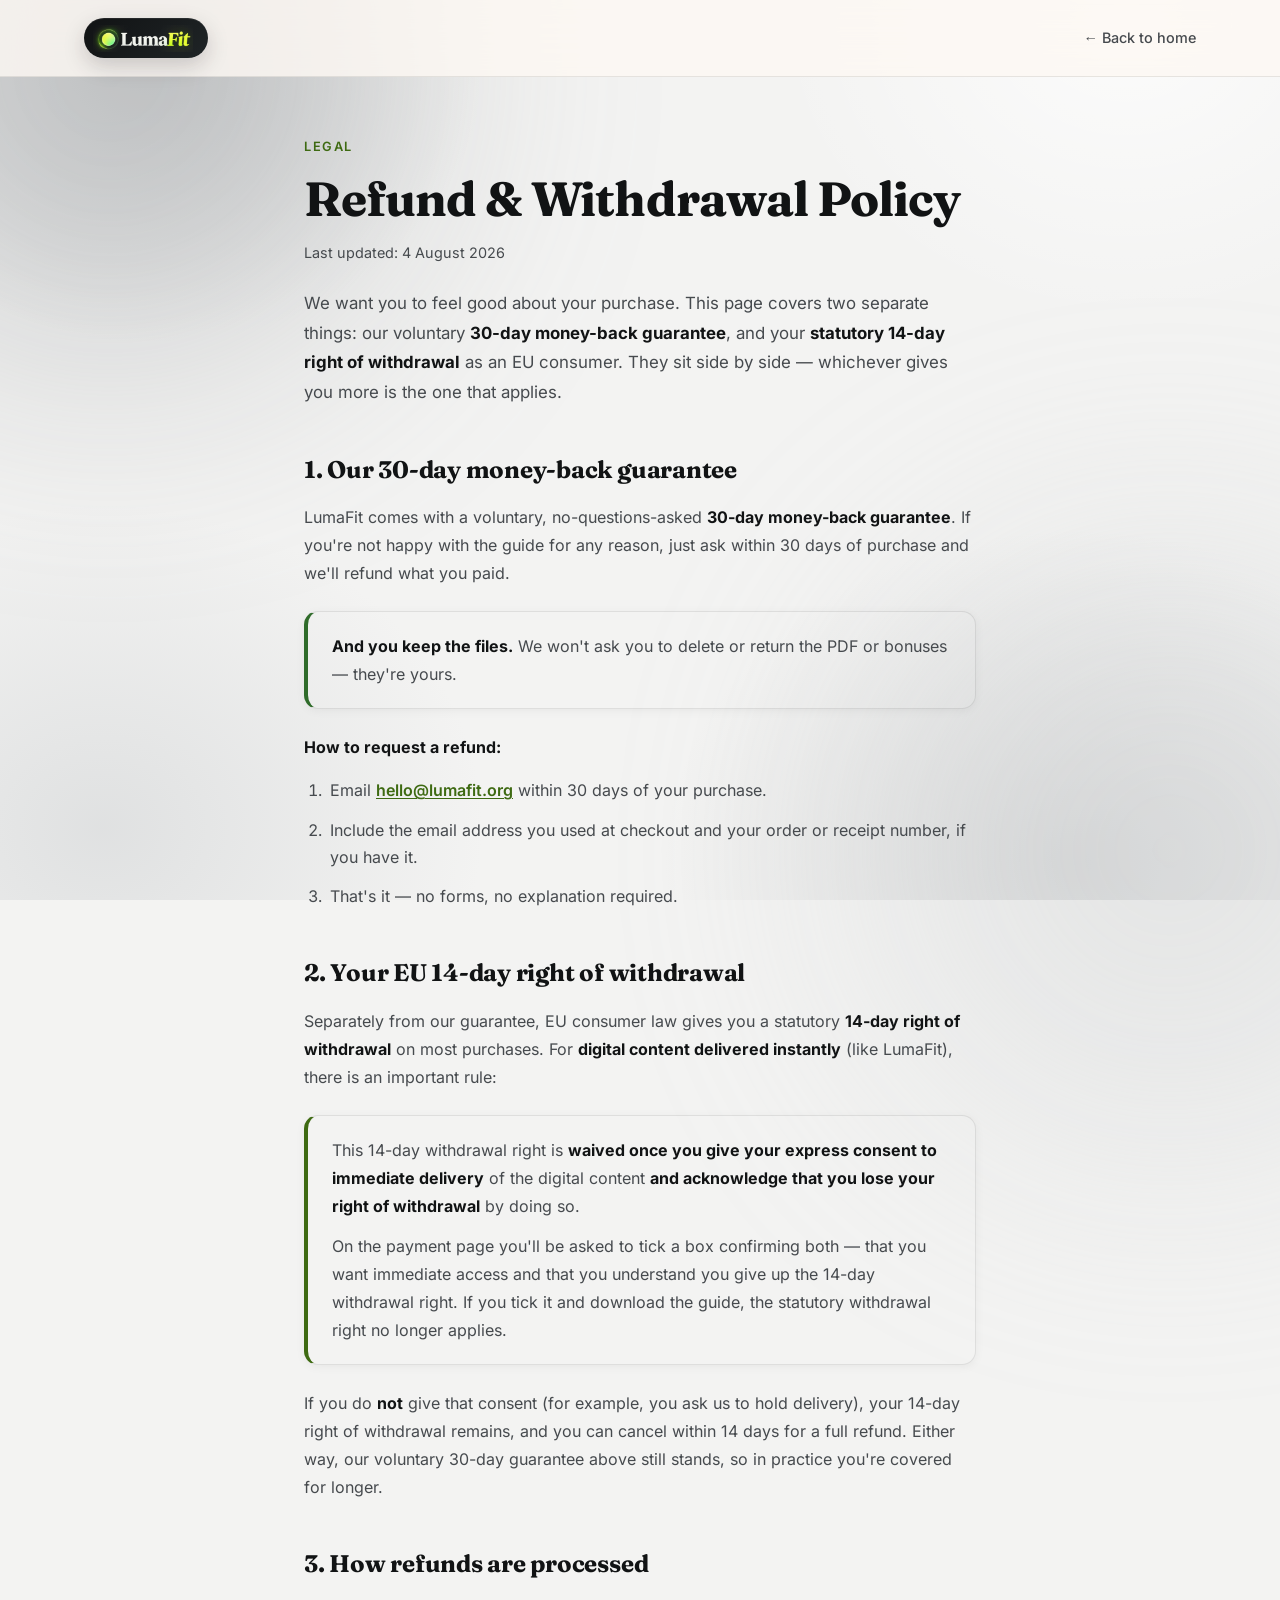
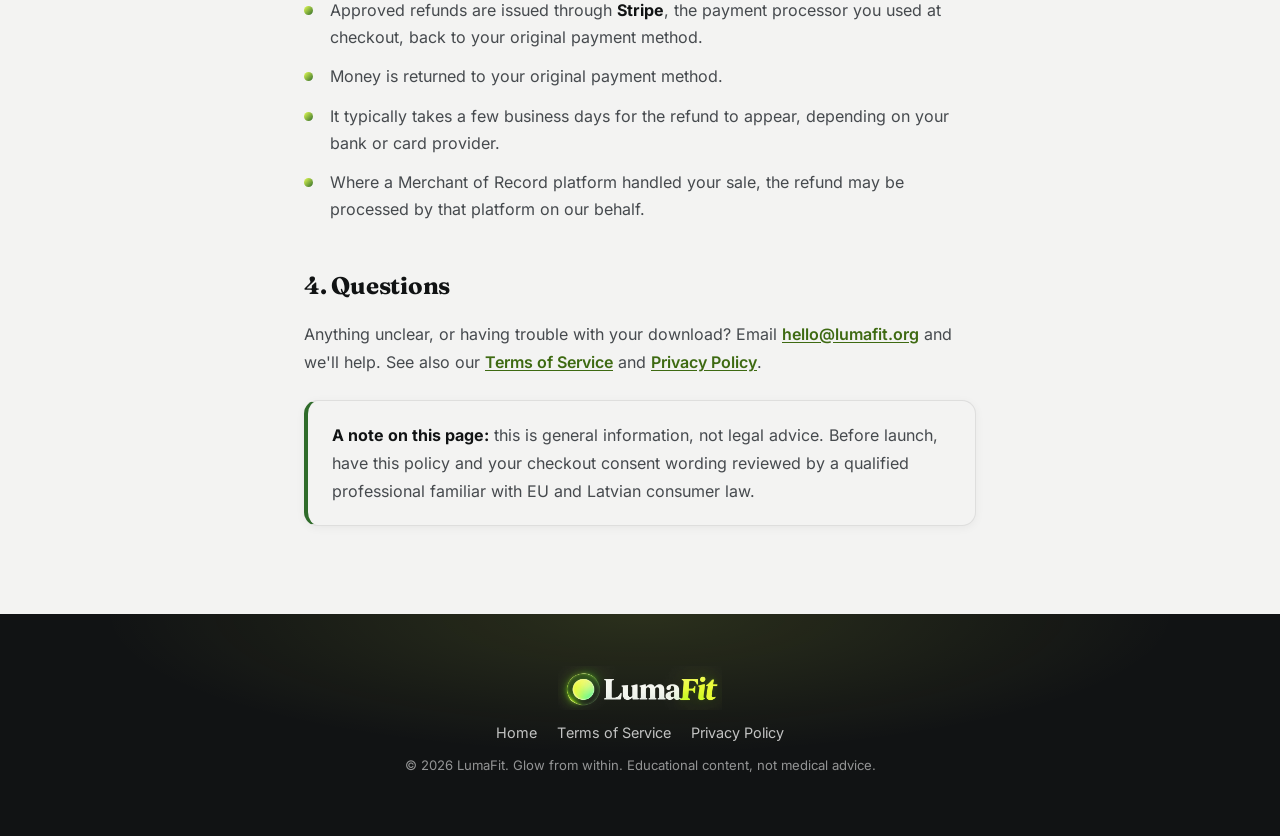
<file: refund.html>
<!DOCTYPE html>
<html lang="en">
<head>
    <meta charset="UTF-8">
    <meta name="viewport" content="width=device-width, initial-scale=1.0">
    <meta name="description" content="LumaFit Refund &amp; Withdrawal Policy — our 30-day money-back guarantee and your EU 14-day right of withdrawal.">
    <meta name="robots" content="index, follow">
    <title>Refund &amp; Withdrawal — LumaFit</title>
    <link rel="icon" href="/favicon.ico?v=2026101303" sizes="48x48">
    <link rel="icon" type="image/png" sizes="32x32" href="/assets/favicon-32.png?v=2026101303">
    <link rel="icon" type="image/png" sizes="16x16" href="/assets/favicon-16.png?v=2026101303">
    <link rel="icon" type="image/png" sizes="192x192" href="/assets/icon-192.png?v=2026101303">
    <link rel="apple-touch-icon" href="/assets/apple-touch-icon.png?v=2026101303">
    <link rel="stylesheet" href="css/styles.css?v=2026101303">
    <style>
        /* ---------- Legal page layout (scoped, self-contained) ---------- */
        .legal-bar {
            position: sticky;
            top: 0;
            z-index: 100;
            backdrop-filter: blur(20px);
            -webkit-backdrop-filter: blur(20px);
            background: rgba(253, 248, 243, 0.82);
            border-bottom: 1px solid var(--line);
        }
        .legal-bar-inner {
            max-width: 1160px;
            margin: 0 auto;
            display: flex;
            align-items: center;
            justify-content: space-between;
            padding: 18px 24px;
        }
        .legal-back {
            font-size: 0.9rem;
            font-weight: 500;
            color: var(--ink-soft);
            transition: color 0.2s ease;
        }
        .legal-back:hover { color: var(--ink); }

        .legal-article {
            max-width: 720px;
            margin: 0 auto;
            padding: 56px 24px 40px;
        }
        .legal-eyebrow {
            display: inline-block;
            font-size: 0.8rem;
            font-weight: 600;
            letter-spacing: 0.12em;
            text-transform: uppercase;
            color: var(--peach-deep);
            margin-bottom: 16px;
        }
        .legal-article h1 {
            font-family: 'Fraunces', serif;
            font-size: clamp(2.2rem, 6vw, 3rem);
            font-weight: 700;
            line-height: 1.1;
            letter-spacing: -0.02em;
            margin-bottom: 14px;
        }
        .legal-updated {
            font-size: 0.9rem;
            color: var(--ink-mute);
            margin-bottom: 8px;
        }
        .legal-intro {
            font-size: 1.05rem;
            color: var(--ink-soft);
            line-height: 1.7;
            margin: 24px 0 8px;
        }
        .legal-article h2 {
            font-family: 'Fraunces', serif;
            font-size: 1.5rem;
            font-weight: 700;
            letter-spacing: -0.01em;
            margin: 44px 0 14px;
            scroll-margin-top: 90px;
        }
        .legal-article h3 {
            font-family: 'Inter', sans-serif;
            font-size: 1.05rem;
            font-weight: 700;
            margin: 24px 0 8px;
        }
        .legal-article p { color: var(--ink-soft); line-height: 1.75; margin-bottom: 16px; }
        .legal-article ol { margin: 0 0 16px; padding-left: 22px; }
        .legal-article ol li { color: var(--ink-soft); line-height: 1.7; margin-bottom: 12px; padding-left: 4px; }
        .legal-article ul { list-style: none; margin: 0 0 16px; padding: 0; }
        .legal-article ul li {
            position: relative;
            padding-left: 26px;
            margin-bottom: 12px;
            color: var(--ink-soft);
            line-height: 1.7;
        }
        .legal-article ul li::before {
            content: '';
            position: absolute;
            left: 0;
            top: 9px;
            width: 9px;
            height: 9px;
            border-radius: 50%;
            background: linear-gradient(135deg, var(--peach), var(--mint-deep));
        }
        .legal-article strong { color: var(--ink); font-weight: 700; }
        .legal-article a:not(.legal-back) { color: var(--peach-deep); font-weight: 600; text-decoration: underline; text-underline-offset: 2px; }
        .legal-article a:not(.legal-back):hover { color: var(--ink); }

        .legal-callout {
            background: var(--card);
            border: 1px solid var(--line);
            border-left: 4px solid var(--mint-deep);
            border-radius: var(--radius-sm);
            padding: 20px 24px;
            margin: 24px 0;
            box-shadow: var(--shadow-sm);
        }
        .legal-callout.peach { border-left-color: var(--peach-deep); }
        .legal-callout p { margin-bottom: 0; }
        .legal-callout p + p { margin-top: 12px; }

        mark.ph {
            background: rgba(245, 198, 122, 0.32);
            color: var(--ink);
            font-weight: 600;
            padding: 1px 6px;
            border-radius: 6px;
            white-space: nowrap;
        }

        .legal-footer {
            margin-top: 24px;
            padding: 52px 24px 60px;
            color: rgba(255, 255, 255, 0.72);
            background:
                radial-gradient(60% 90% at 50% 0%, rgba(var(--volt-rgb), 0.12), transparent 70%),
                var(--graphite);
        }
        .legal-footer-inner {
            max-width: 720px;
            margin: 0 auto;
            text-align: center;
            display: flex;
            flex-direction: column;
            align-items: center;
            gap: 14px;
        }
        .legal-footer-brand img { display: block; height: 44px; width: auto; }
        .legal-footer-links { display: flex; flex-wrap: wrap; justify-content: center; gap: 8px 20px; font-size: 0.9rem; }
        .legal-footer-links a { color: rgba(255, 255, 255, 0.74); transition: color 0.2s ease; }
        .legal-footer-links a:hover,
        .legal-footer-links a:focus-visible { color: var(--volt); }
        .legal-footer-note { font-size: 0.82rem; color: rgba(255, 255, 255, 0.55); max-width: 540px; line-height: 1.6; }

        @media (max-width: 440px) {
            .legal-bar-inner { padding: 14px 20px; }
            .legal-article { padding: 40px 20px 32px; }
        }
    </style>
</head>
<body>
    <!-- Animated gradient background -->
    <div class="bg-gradient"></div>
    <div class="bg-blob bg-blob-1"></div>
    <div class="bg-blob bg-blob-2"></div>

    <!-- Top bar -->
    <header class="legal-bar">
        <div class="legal-bar-inner">
            <a href="index.html" class="brand" aria-label="LumaFit home">
                <img src="assets/brand/logo.webp?v=2026101303" srcset="assets/brand/logo-320.webp?v=2026101303 320w, assets/brand/logo.webp?v=2026101303 640w" sizes="100px" alt="LumaFit" width="640" height="172" fetchpriority="high" decoding="async">
            </a>
            <a href="index.html" class="legal-back">← Back to home</a>
        </div>
    </header>

    <!-- Article -->
    <main class="legal-article">
        <div class="legal-eyebrow">Legal</div>
        <h1>Refund &amp; Withdrawal Policy</h1>
        <p class="legal-updated">Last updated: <time datetime="2026-08-04">4 August 2026</time></p>

        <p class="legal-intro">
            We want you to feel good about your purchase. This page covers two separate things: our
            voluntary <strong>30-day money-back guarantee</strong>, and your <strong>statutory 14-day right of withdrawal</strong>
            as an EU consumer. They sit side by side — whichever gives you more is the one that applies.
        </p>

        <h2>1. Our 30-day money-back guarantee</h2>
        <p>
            LumaFit comes with a voluntary, no-questions-asked <strong>30-day money-back guarantee</strong>. If you're not
            happy with the guide for any reason, just ask within 30 days of purchase and we'll refund what you paid.
        </p>
        <div class="legal-callout">
            <p>
                <strong>And you keep the files.</strong> We won't ask you to delete or return the PDF or bonuses — they're yours.
            </p>
        </div>
        <p><strong>How to request a refund:</strong></p>
        <ol>
            <li>Email <a href="mailto:hello@lumafit.org">hello@lumafit.org</a> within 30 days of your purchase.</li>
            <li>Include the email address you used at checkout and your order or receipt number, if you have it.</li>
            <li>That's it — no forms, no explanation required.</li>
        </ol>

        <h2>2. Your EU 14-day right of withdrawal</h2>
        <p>
            Separately from our guarantee, EU consumer law gives you a statutory <strong>14-day right of withdrawal</strong>
            on most purchases. For <strong>digital content delivered instantly</strong> (like LumaFit), there is an important rule:
        </p>
        <div class="legal-callout peach">
            <p>
                This 14-day withdrawal right is <strong>waived once you give your express consent to immediate delivery</strong>
                of the digital content <strong>and acknowledge that you lose your right of withdrawal</strong> by doing so.
            </p>
            <p>
                On the payment page you'll be asked to tick a box confirming both — that you want immediate access and that you understand
                you give up the 14-day withdrawal right. If you tick it and download the guide, the statutory withdrawal right no
                longer applies.
            </p>
        </div>
        <p>
            If you do <strong>not</strong> give that consent (for example, you ask us to hold delivery), your 14-day right of
            withdrawal remains, and you can cancel within 14 days for a full refund. Either way, our voluntary 30-day guarantee
            above still stands, so in practice you're covered for longer.
        </p>

        <h2>3. How refunds are processed</h2>
        <ul>
            <li>Approved refunds are issued through <strong>Stripe</strong>, the payment processor you used at checkout, back to your original payment method.</li>
            <li>Money is returned to your original payment method.</li>
            <li>It typically takes a few business days for the refund to appear, depending on your bank or card provider.</li>
            <li>Where a Merchant of Record platform handled your sale, the refund may be processed by that platform on our behalf.</li>
        </ul>

        <h2>4. Questions</h2>
        <p>
            Anything unclear, or having trouble with your download? Email
            <a href="mailto:hello@lumafit.org">hello@lumafit.org</a>
            and we'll help. See also our <a href="terms.html">Terms of Service</a> and <a href="privacy.html">Privacy Policy</a>.
        </p>

        <div class="legal-callout">
            <p>
                <strong>A note on this page:</strong> this is general information, not legal advice. Before launch,
                have this policy and your checkout consent wording reviewed by a qualified professional familiar with EU and
                Latvian consumer law.
            </p>
        </div>
    </main>

    <!-- Footer -->
    <footer class="legal-footer">
        <div class="legal-footer-inner">
            <div class="legal-footer-brand">
                <img src="assets/brand/logo.webp?v=2026101303" alt="LumaFit" width="640" height="172" loading="lazy" decoding="async">
            </div>
            <nav class="legal-footer-links">
                <a href="index.html" data-cascade>Home</a>
                <a href="terms.html" data-cascade>Terms of Service</a>
                <a href="privacy.html" data-cascade>Privacy Policy</a>
            </nav>
            <p class="legal-footer-note">© 2026 LumaFit. Glow from within. Educational content, not medical advice.</p>
        </div>
    </footer>
    <script src="js/shader-bg.js?v=20260927"></script>
    <script src="js/cascade.js?v=20260927"></script>
</body>
</html>
</file>
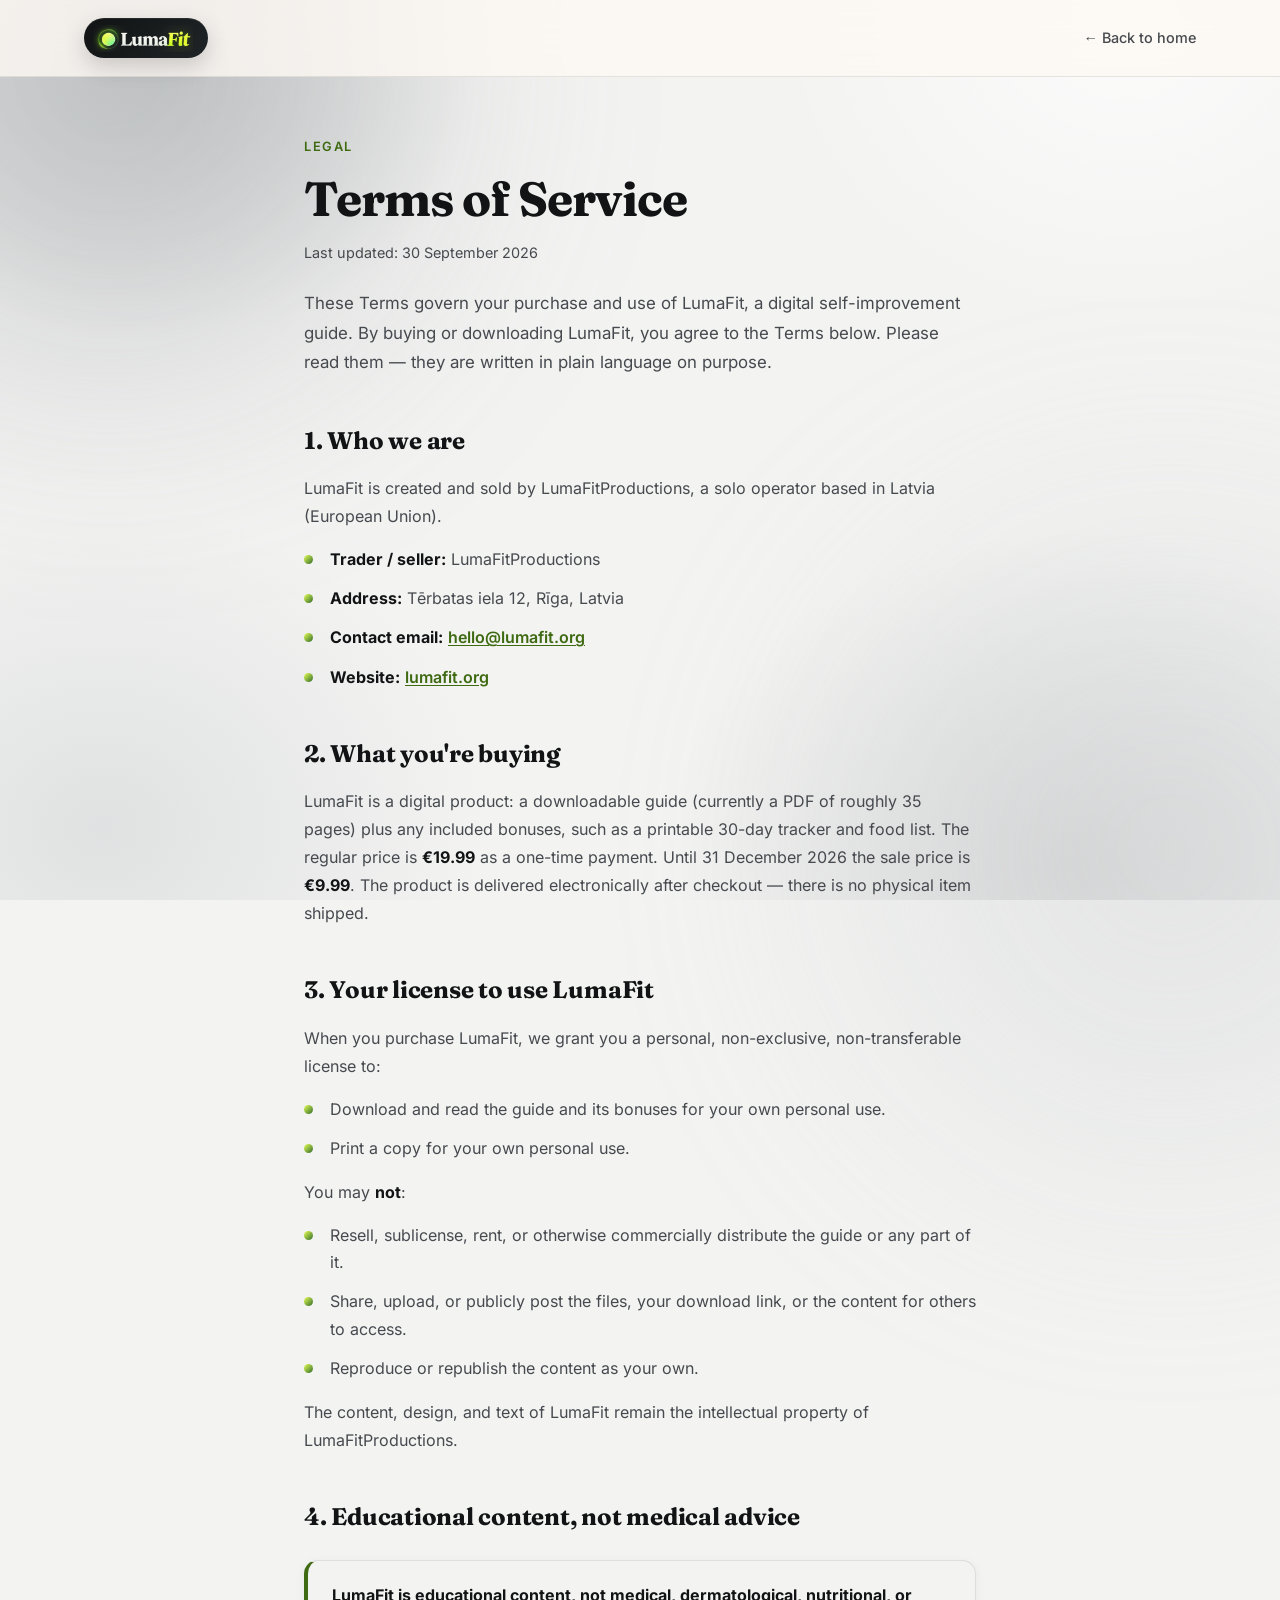
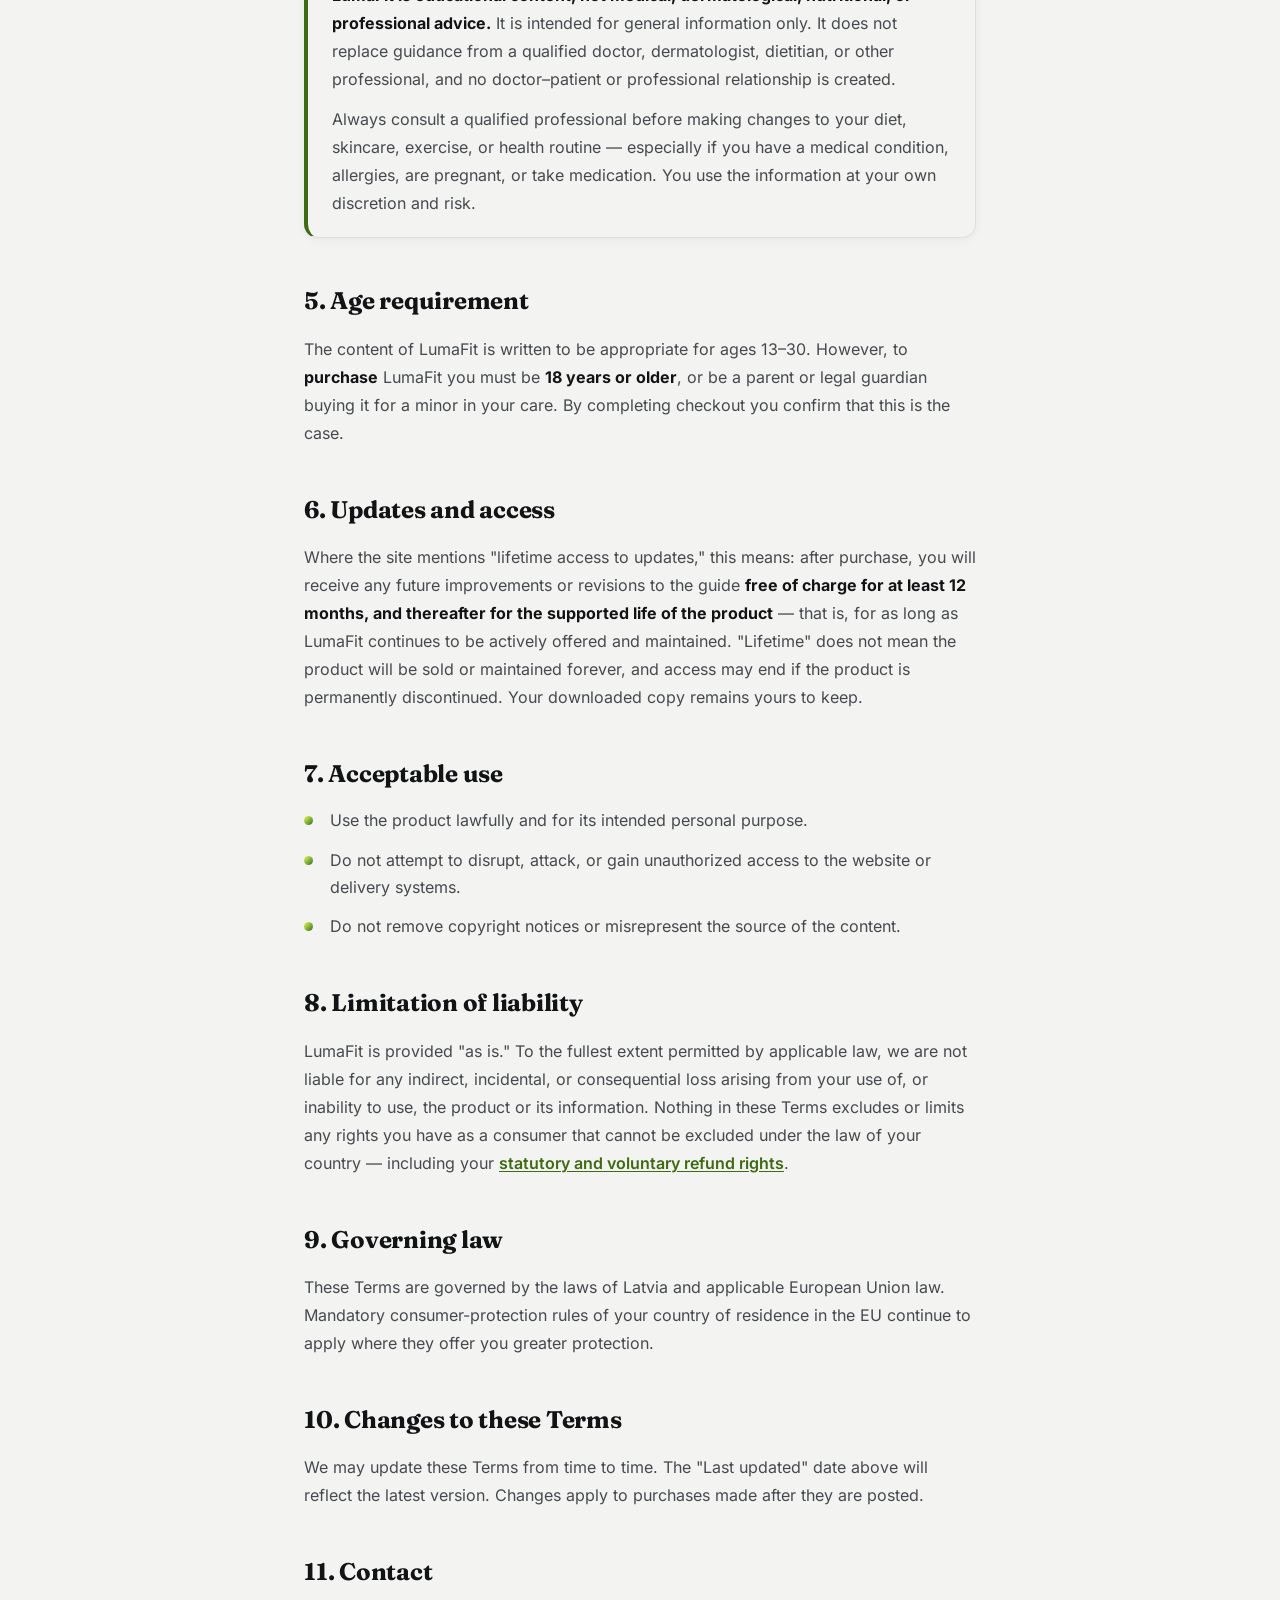
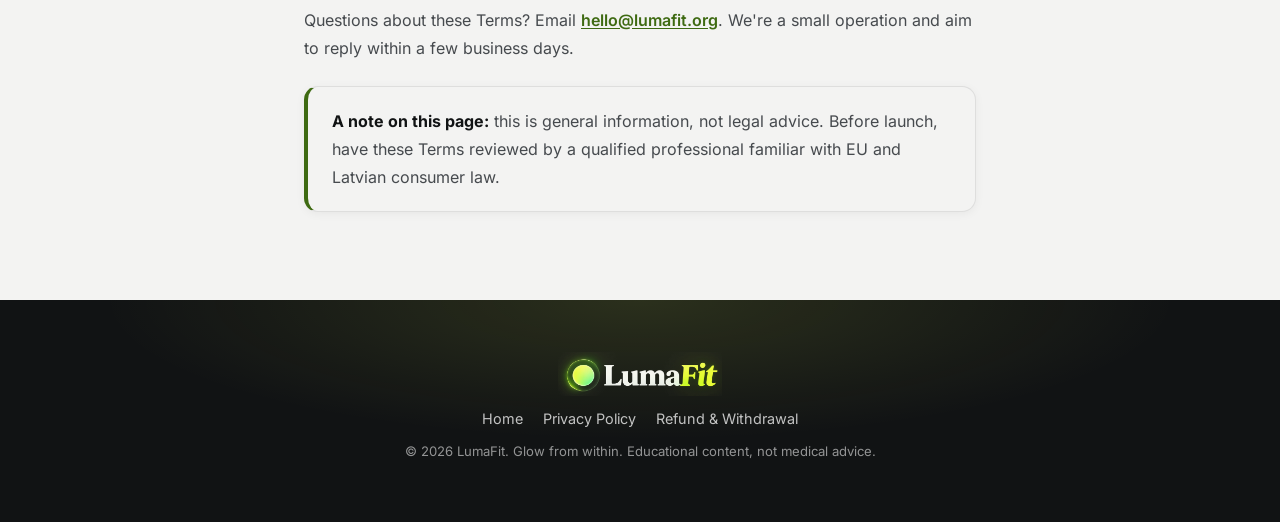
<file: terms.html>
<!DOCTYPE html>
<html lang="en">
<head>
    <meta charset="UTF-8">
    <meta name="viewport" content="width=device-width, initial-scale=1.0">
    <meta name="description" content="LumaFit Terms of Service — who we are, what you're buying, your license, and the rules of use.">
    <meta name="robots" content="index, follow">
    <title>Terms of Service — LumaFit</title>
    <link rel="icon" href="/favicon.ico?v=2026101303" sizes="48x48">
    <link rel="icon" type="image/png" sizes="32x32" href="/assets/favicon-32.png?v=2026101303">
    <link rel="icon" type="image/png" sizes="16x16" href="/assets/favicon-16.png?v=2026101303">
    <link rel="icon" type="image/png" sizes="192x192" href="/assets/icon-192.png?v=2026101303">
    <link rel="apple-touch-icon" href="/assets/apple-touch-icon.png?v=2026101303">
    <link rel="stylesheet" href="css/styles.css?v=2026101303">
    <style>
        /* ---------- Legal page layout (scoped, self-contained) ---------- */
        .legal-bar {
            position: sticky;
            top: 0;
            z-index: 100;
            backdrop-filter: blur(20px);
            -webkit-backdrop-filter: blur(20px);
            background: rgba(253, 248, 243, 0.82);
            border-bottom: 1px solid var(--line);
        }
        .legal-bar-inner {
            max-width: 1160px;
            margin: 0 auto;
            display: flex;
            align-items: center;
            justify-content: space-between;
            padding: 18px 24px;
        }
        .legal-back {
            font-size: 0.9rem;
            font-weight: 500;
            color: var(--ink-soft);
            transition: color 0.2s ease;
        }
        .legal-back:hover { color: var(--ink); }

        .legal-article {
            max-width: 720px;
            margin: 0 auto;
            padding: 56px 24px 40px;
        }
        .legal-eyebrow {
            display: inline-block;
            font-size: 0.8rem;
            font-weight: 600;
            letter-spacing: 0.12em;
            text-transform: uppercase;
            color: var(--peach-deep);
            margin-bottom: 16px;
        }
        .legal-article h1 {
            font-family: 'Fraunces', serif;
            font-size: clamp(2.2rem, 6vw, 3rem);
            font-weight: 700;
            line-height: 1.1;
            letter-spacing: -0.02em;
            margin-bottom: 14px;
        }
        .legal-updated {
            font-size: 0.9rem;
            color: var(--ink-mute);
            margin-bottom: 8px;
        }
        .legal-intro {
            font-size: 1.05rem;
            color: var(--ink-soft);
            line-height: 1.7;
            margin: 24px 0 8px;
        }
        .legal-article h2 {
            font-family: 'Fraunces', serif;
            font-size: 1.5rem;
            font-weight: 700;
            letter-spacing: -0.01em;
            margin: 44px 0 14px;
            scroll-margin-top: 90px;
        }
        .legal-article h3 {
            font-family: 'Inter', sans-serif;
            font-size: 1.05rem;
            font-weight: 700;
            margin: 24px 0 8px;
        }
        .legal-article p { color: var(--ink-soft); line-height: 1.75; margin-bottom: 16px; }
        .legal-article ul { list-style: none; margin: 0 0 16px; padding: 0; }
        .legal-article ul li {
            position: relative;
            padding-left: 26px;
            margin-bottom: 12px;
            color: var(--ink-soft);
            line-height: 1.7;
        }
        .legal-article ul li::before {
            content: '';
            position: absolute;
            left: 0;
            top: 9px;
            width: 9px;
            height: 9px;
            border-radius: 50%;
            background: linear-gradient(135deg, var(--peach), var(--mint-deep));
        }
        .legal-article strong { color: var(--ink); font-weight: 700; }
        .legal-article a:not(.legal-back) { color: var(--peach-deep); font-weight: 600; text-decoration: underline; text-underline-offset: 2px; }
        .legal-article a:not(.legal-back):hover { color: var(--ink); }

        .legal-callout {
            background: var(--card);
            border: 1px solid var(--line);
            border-left: 4px solid var(--peach-deep);
            border-radius: var(--radius-sm);
            padding: 20px 24px;
            margin: 24px 0;
            box-shadow: var(--shadow-sm);
        }
        .legal-callout p { margin-bottom: 0; }
        .legal-callout p + p { margin-top: 12px; }

        mark.ph {
            background: rgba(245, 198, 122, 0.32);
            color: var(--ink);
            font-weight: 600;
            padding: 1px 6px;
            border-radius: 6px;
            white-space: nowrap;
        }

        .legal-footer {
            margin-top: 24px;
            padding: 52px 24px 60px;
            color: rgba(255, 255, 255, 0.72);
            background:
                radial-gradient(60% 90% at 50% 0%, rgba(var(--volt-rgb), 0.12), transparent 70%),
                var(--graphite);
        }
        .legal-footer-inner {
            max-width: 720px;
            margin: 0 auto;
            text-align: center;
            display: flex;
            flex-direction: column;
            align-items: center;
            gap: 14px;
        }
        .legal-footer-brand img { display: block; height: 44px; width: auto; }
        .legal-footer-links { display: flex; flex-wrap: wrap; justify-content: center; gap: 8px 20px; font-size: 0.9rem; }
        .legal-footer-links a { color: rgba(255, 255, 255, 0.74); transition: color 0.2s ease; }
        .legal-footer-links a:hover,
        .legal-footer-links a:focus-visible { color: var(--volt); }
        .legal-footer-note { font-size: 0.82rem; color: rgba(255, 255, 255, 0.55); max-width: 540px; line-height: 1.6; }

        @media (max-width: 440px) {
            .legal-bar-inner { padding: 14px 20px; }
            .legal-article { padding: 40px 20px 32px; }
        }
    </style>
</head>
<body>
    <!-- Animated gradient background -->
    <div class="bg-gradient"></div>
    <div class="bg-blob bg-blob-1"></div>
    <div class="bg-blob bg-blob-2"></div>

    <!-- Top bar -->
    <header class="legal-bar">
        <div class="legal-bar-inner">
            <a href="index.html" class="brand" aria-label="LumaFit home">
                <img src="assets/brand/logo.webp?v=2026101303" srcset="assets/brand/logo-320.webp?v=2026101303 320w, assets/brand/logo.webp?v=2026101303 640w" sizes="100px" alt="LumaFit" width="640" height="172" fetchpriority="high" decoding="async">
            </a>
            <a href="index.html" class="legal-back">← Back to home</a>
        </div>
    </header>

    <!-- Article -->
    <main class="legal-article">
        <div class="legal-eyebrow">Legal</div>
        <h1>Terms of Service</h1>
        <p class="legal-updated">Last updated: <time datetime="2026-09-30">30 September 2026</time></p>

        <p class="legal-intro">
            These Terms govern your purchase and use of LumaFit, a digital self-improvement guide.
            By buying or downloading LumaFit, you agree to the Terms below. Please read them — they are
            written in plain language on purpose.
        </p>

        <h2>1. Who we are</h2>
        <p>
            LumaFit is created and sold by LumaFitProductions, a solo operator based in Latvia (European Union).
        </p>
        <ul>
            <li><strong>Trader / seller:</strong> LumaFitProductions</li>
            <li><strong>Address:</strong> Tērbatas iela 12, Rīga, Latvia</li>
            <li><strong>Contact email:</strong> <a href="mailto:hello@lumafit.org">hello@lumafit.org</a></li>
            <li><strong>Website:</strong> <a href="https://lumafit.org">lumafit.org</a></li>
        </ul>

        <h2>2. What you're buying</h2>
        <p>
            LumaFit is a digital product: a downloadable guide (currently a PDF of roughly 35 pages) plus any
            included bonuses, such as a printable 30-day tracker and food list. The regular price is
            <strong>€19.99</strong> as a one-time payment. Until 31 December 2026 the sale price is <strong>€9.99</strong>. The product is delivered electronically
            after checkout — there is no physical item shipped.
        </p>

        <h2>3. Your license to use LumaFit</h2>
        <p>When you purchase LumaFit, we grant you a personal, non-exclusive, non-transferable license to:</p>
        <ul>
            <li>Download and read the guide and its bonuses for your own personal use.</li>
            <li>Print a copy for your own personal use.</li>
        </ul>
        <p>You may <strong>not</strong>:</p>
        <ul>
            <li>Resell, sublicense, rent, or otherwise commercially distribute the guide or any part of it.</li>
            <li>Share, upload, or publicly post the files, your download link, or the content for others to access.</li>
            <li>Reproduce or republish the content as your own.</li>
        </ul>
        <p>
            The content, design, and text of LumaFit remain the intellectual property of
            LumaFitProductions.
        </p>

        <h2>4. Educational content, not medical advice</h2>
        <div class="legal-callout">
            <p>
                <strong>LumaFit is educational content, not medical, dermatological, nutritional, or professional advice.</strong>
                It is intended for general information only. It does not replace guidance from a qualified doctor,
                dermatologist, dietitian, or other professional, and no doctor–patient or professional relationship is created.
            </p>
            <p>
                Always consult a qualified professional before making changes to your diet, skincare, exercise,
                or health routine — especially if you have a medical condition, allergies, are pregnant, or take medication.
                You use the information at your own discretion and risk.
            </p>
        </div>

        <h2>5. Age requirement</h2>
        <p>
            The content of LumaFit is written to be appropriate for ages 13–30. However, to <strong>purchase</strong> LumaFit
            you must be <strong>18 years or older</strong>, or be a parent or legal guardian buying it for a minor in your care.
            By completing checkout you confirm that this is the case.
        </p>

        <h2>6. Updates and access</h2>
        <p>
            Where the site mentions "lifetime access to updates," this means: after purchase, you will receive any
            future improvements or revisions to the guide <strong>free of charge for at least 12 months, and thereafter for
            the supported life of the product</strong> — that is, for as long as LumaFit continues to be actively offered and maintained.
            "Lifetime" does not mean the product will be sold or maintained forever, and access may end if the product
            is permanently discontinued. Your downloaded copy remains yours to keep.
        </p>

        <h2>7. Acceptable use</h2>
        <ul>
            <li>Use the product lawfully and for its intended personal purpose.</li>
            <li>Do not attempt to disrupt, attack, or gain unauthorized access to the website or delivery systems.</li>
            <li>Do not remove copyright notices or misrepresent the source of the content.</li>
        </ul>

        <h2>8. Limitation of liability</h2>
        <p>
            LumaFit is provided "as is." To the fullest extent permitted by applicable law, we are not liable for any
            indirect, incidental, or consequential loss arising from your use of, or inability to use, the product or its
            information. Nothing in these Terms excludes or limits any rights you have as a consumer that cannot be excluded
            under the law of your country — including your <a href="refund.html">statutory and voluntary refund rights</a>.
        </p>

        <h2>9. Governing law</h2>
        <p>
            These Terms are governed by the laws of Latvia and applicable European Union law. Mandatory consumer-protection
            rules of your country of residence in the EU continue to apply where they offer you greater protection.
        </p>

        <h2>10. Changes to these Terms</h2>
        <p>
            We may update these Terms from time to time. The "Last updated" date above will reflect the latest version.
            Changes apply to purchases made after they are posted.
        </p>

        <h2>11. Contact</h2>
        <p>
            Questions about these Terms? Email <a href="mailto:hello@lumafit.org">hello@lumafit.org</a>.
            We're a small operation and aim to reply within a few business days.
        </p>

        <div class="legal-callout">
            <p>
                <strong>A note on this page:</strong> this is general information, not legal advice. Before launch,
                have these Terms reviewed by a qualified professional familiar with EU and Latvian consumer law.
            </p>
        </div>
    </main>

    <!-- Footer -->
    <footer class="legal-footer">
        <div class="legal-footer-inner">
            <div class="legal-footer-brand">
                <img src="assets/brand/logo.webp?v=2026101303" alt="LumaFit" width="640" height="172" loading="lazy" decoding="async">
            </div>
            <nav class="legal-footer-links">
                <a href="index.html" data-cascade>Home</a>
                <a href="privacy.html" data-cascade>Privacy Policy</a>
                <a href="refund.html" data-cascade>Refund &amp; Withdrawal</a>
            </nav>
            <p class="legal-footer-note">© 2026 LumaFit. Glow from within. Educational content, not medical advice.</p>
        </div>
    </footer>
    <script src="js/shader-bg.js?v=20260927"></script>
    <script src="js/cascade.js?v=20260927"></script>
</body>
</html>
</file>
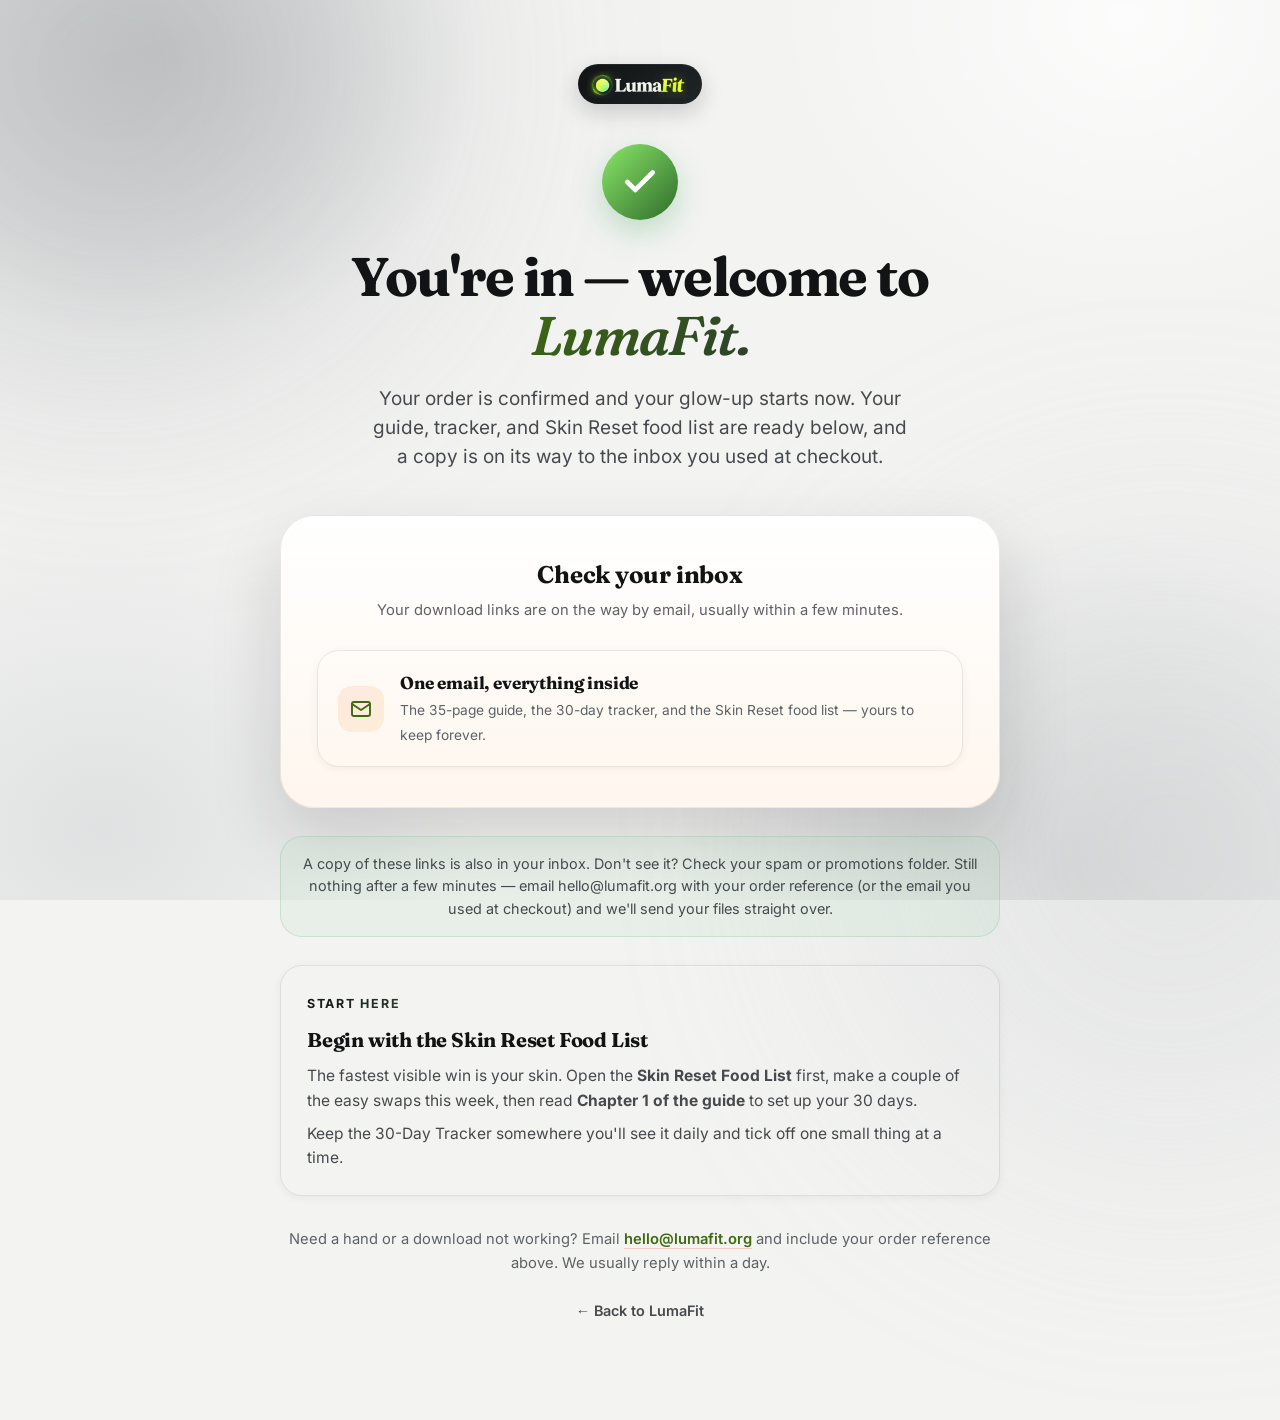
<file: thank-you.html>
<!DOCTYPE html>
<html lang="en">
<head>
    <meta charset="UTF-8">
    <meta name="viewport" content="width=device-width, initial-scale=1.0">
    <meta name="robots" content="noindex">
    <meta name="description" content="Your LumaFit download — thank you for your order.">
    <title>You're in — LumaFit</title>
    <link rel="icon" href="/favicon.ico?v=2026101303" sizes="48x48">
    <link rel="icon" type="image/png" sizes="32x32" href="/assets/favicon-32.png?v=2026101303">
    <link rel="icon" type="image/png" sizes="16x16" href="/assets/favicon-16.png?v=2026101303">
    <link rel="icon" type="image/png" sizes="192x192" href="/assets/icon-192.png?v=2026101303">
    <link rel="apple-touch-icon" href="/assets/apple-touch-icon.png?v=2026101303">
    <link rel="stylesheet" href="css/styles.css?v=2026101303">
    <style>
        /* ---------- Thank-you page scoped layout ---------- */
        .ty-main {
            min-height: 100vh;
            display: flex;
            flex-direction: column;
            align-items: center;
            padding: 64px 24px 96px;
        }

        .ty-wrap {
            width: 100%;
            max-width: 720px;
            position: relative;
            z-index: 1;
            text-align: center;
        }

        .ty-logo { margin-bottom: 40px; }

        .ty-check {
            width: 76px;
            height: 76px;
            margin: 0 auto 28px;
            border-radius: 50%;
            background: linear-gradient(135deg, var(--mint), var(--mint-deep));
            display: flex;
            align-items: center;
            justify-content: center;
            box-shadow: 0 12px 30px rgba(95, 178, 116, 0.35);
            animation: ty-pop 0.5s cubic-bezier(0.2, 0.8, 0.2, 1) both;
        }

        .ty-check svg {
            width: 38px;
            height: 38px;
            stroke: #fff;
            stroke-width: 3;
            fill: none;
            stroke-linecap: round;
            stroke-linejoin: round;
        }

        @keyframes ty-pop {
            0% { transform: scale(0.4); opacity: 0; }
            100% { transform: scale(1); opacity: 1; }
        }

        .ty-title {
            font-family: 'Fraunces', serif;
            font-size: clamp(2.2rem, 6vw, 3.4rem);
            font-weight: 700;
            line-height: 1.08;
            letter-spacing: -0.03em;
            margin-bottom: 18px;
        }

        .ty-title em {
            font-style: italic;
            background: linear-gradient(135deg, var(--peach-deep), var(--gold));
            -webkit-background-clip: text;
            background-clip: text;
            color: transparent;
        }

        .ty-lead {
            font-size: clamp(1.02rem, 2vw, 1.18rem);
            color: var(--ink-soft);
            max-width: 540px;
            margin: 0 auto 14px;
            line-height: 1.55;
        }

        .ty-order {
            display: inline-flex;
            align-items: center;
            gap: 8px;
            font-size: 0.85rem;
            color: var(--ink-mute);
            background: #fff;
            border: 1px solid var(--line);
            border-radius: 100px;
            padding: 8px 16px;
            margin-top: 6px;
            box-shadow: var(--shadow-sm);
        }

        .ty-order strong { color: var(--ink-soft); font-weight: 600; }

        /* Downloads card */
        .ty-downloads {
            background: linear-gradient(180deg, #FFFFFF 0%, #FFF6EE 100%);
            border: 1px solid var(--line);
            border-radius: var(--radius-lg);
            box-shadow: var(--shadow-lg);
            padding: 40px 36px;
            margin: 44px 0 28px;
            text-align: left;
        }

        .ty-downloads h2 {
            font-family: 'Fraunces', serif;
            font-size: 1.5rem;
            font-weight: 700;
            letter-spacing: -0.01em;
            text-align: center;
            margin-bottom: 4px;
        }

        .ty-downloads-sub {
            text-align: center;
            font-size: 0.92rem;
            color: var(--ink-mute);
            margin-bottom: 28px;
        }

        .ty-dl-list {
            display: flex;
            flex-direction: column;
            gap: 14px;
        }

        .ty-dl {
            display: flex;
            align-items: center;
            gap: 16px;
            padding: 18px 20px;
            border-radius: var(--radius-md);
            background: var(--card);
            border: 1px solid var(--line);
            box-shadow: var(--shadow-sm);
            transition: transform 0.2s ease, box-shadow 0.2s ease, border-color 0.2s ease;
        }

        .ty-dl:hover {
            transform: translateY(-3px);
            box-shadow: var(--shadow-md);
            border-color: rgba(244, 122, 91, 0.35);
        }

        .ty-dl-ico {
            flex-shrink: 0;
            width: 46px;
            height: 46px;
            border-radius: 14px;
            display: flex;
            align-items: center;
            justify-content: center;
            font-size: 1.4rem;
            background: linear-gradient(135deg, rgba(255, 155, 125, 0.18), rgba(245, 198, 122, 0.22));
        }

        .ty-dl-body { flex: 1; min-width: 0; }

        .ty-dl-body strong {
            display: block;
            font-family: 'Fraunces', serif;
            font-size: 1.08rem;
            font-weight: 700;
            letter-spacing: -0.01em;
        }

        .ty-dl-body span {
            font-size: 0.86rem;
            color: var(--ink-mute);
        }

        .ty-dl-action {
            flex-shrink: 0;
            display: inline-flex;
            align-items: center;
            gap: 7px;
            padding: 10px 18px;
            border-radius: 100px;
            font-weight: 600;
            font-size: 0.88rem;
            color: #fff;
            background: linear-gradient(135deg, var(--ink) 0%, #2A2018 100%);
            box-shadow: 0 6px 18px rgba(26, 20, 16, 0.18);
            transition: transform 0.2s ease, box-shadow 0.2s ease;
        }

        .ty-dl:hover .ty-dl-action {
            transform: translateY(-1px);
            box-shadow: 0 9px 24px rgba(26, 20, 16, 0.26);
        }

        .ty-dl-action svg {
            width: 15px; height: 15px;
            stroke: #fff; stroke-width: 2.4; fill: none;
            stroke-linecap: round; stroke-linejoin: round;
        }

        /* Notes / callouts */
        .ty-note {
            font-size: 0.9rem;
            color: var(--ink-soft);
            background: rgba(168, 216, 178, 0.16);
            border: 1px solid rgba(95, 178, 116, 0.22);
            border-radius: var(--radius-md);
            padding: 16px 20px;
            line-height: 1.55;
        }

        .ty-start {
            margin-top: 28px;
            text-align: left;
            background: var(--card);
            border: 1px solid var(--line);
            border-radius: var(--radius-md);
            box-shadow: var(--shadow-sm);
            padding: 24px 26px;
        }

        .ty-start .eyebrow { margin-bottom: 10px; }

        .ty-start h3 {
            font-family: 'Fraunces', serif;
            font-size: 1.25rem;
            font-weight: 700;
            letter-spacing: -0.01em;
            margin-bottom: 8px;
        }

        .ty-start p { color: var(--ink-soft); font-size: 0.97rem; }
        .ty-start p + p { margin-top: 8px; }

        .ty-support {
            margin-top: 32px;
            font-size: 0.92rem;
            color: var(--ink-mute);
            line-height: 1.6;
        }

        .ty-support a {
            color: var(--peach-deep);
            font-weight: 600;
            border-bottom: 1px solid rgba(244, 122, 91, 0.3);
        }

        .ty-support a:hover { border-bottom-color: var(--peach-deep); }

        .ty-back {
            display: inline-flex;
            align-items: center;
            gap: 8px;
            margin-top: 24px;
            font-size: 0.9rem;
            font-weight: 600;
            color: var(--ink-soft);
        }

        .ty-back:hover { color: var(--ink); }

        @media (max-width: 560px) {
            .ty-downloads { padding: 32px 22px; }
            .ty-dl { flex-wrap: wrap; gap: 12px; }
            .ty-dl-action { width: 100%; justify-content: center; }
            .ty-main { padding: 48px 18px 72px; }
        }
    </style>
</head>
<body>
    <!-- Animated gradient background (matches index.html for continuity) -->
    <div class="bg-gradient"></div>
    <div class="bg-blob bg-blob-1"></div>
    <div class="bg-blob bg-blob-2"></div>

    <main class="ty-main">
        <div class="ty-wrap">
            <a href="index.html" class="brand ty-logo" aria-label="LumaFit home">
                <img src="assets/brand/logo.webp?v=2026101303" srcset="assets/brand/logo-320.webp?v=2026101303 320w, assets/brand/logo.webp?v=2026101303 640w" sizes="100px" alt="LumaFit" width="640" height="172" fetchpriority="high" decoding="async">
            </a>

            <div class="ty-check" aria-hidden="true">
                <svg viewBox="0 0 24 24"><polyline points="20 6 9 17 4 12"/></svg>
            </div>

            <h1 class="ty-title">You're in — welcome to <em>LumaFit.</em></h1>
            <p class="ty-lead">
                Your order is confirmed and your glow-up starts now. Your guide, tracker, and
                Skin&nbsp;Reset food list are ready below, and a copy is on its way to the inbox you used at checkout.
            </p>
            <span class="ty-order" id="tyOrder" hidden>Order reference: <strong id="tyOrderRef"></strong></span>

            <!-- Delivery: /api/session-links checks the Stripe session server-side and
                 returns signed, expiring links. Until it answers (or if it cannot),
                 the card falls back to "check your inbox": the webhook email is the
                 second copy of the same links. -->
            <section class="ty-downloads" aria-labelledby="ty-dl-heading">
                <h2 id="ty-dl-heading">Your downloads</h2>
                <p class="ty-downloads-sub" id="tyDlSub">Getting your files ready…</p>

                <div class="ty-dl-list" id="tyDl" aria-live="polite">
                    <div class="ty-dl" style="cursor:default;">
                        <span class="ty-dl-ico" aria-hidden="true" style="color:var(--coral-deep);">
                            <svg viewBox="0 0 24 24" fill="none" stroke="currentColor" stroke-width="1.9" stroke-linecap="round" stroke-linejoin="round" style="width:24px;height:24px;"><rect x="3" y="5" width="18" height="14" rx="2"/><path d="m3 7 9 6 9-6"/></svg>
                        </span>
                        <span class="ty-dl-body">
                            <strong>One moment</strong>
                            <span>The 35-page guide, the 30-day tracker, and the Skin Reset food list — yours to keep forever.</span>
                        </span>
                    </div>
                </div>
            </section>

            <p class="ty-note">
                A copy of these links is also in your inbox. Don't see it? Check your spam or promotions folder. Still nothing after a few minutes —
                email <a href="mailto:hello@lumafit.org">hello@lumafit.org</a> with your order
                reference (or the email you used at checkout) and we'll send your files straight over.
            </p>

            <!-- Start here -->
            <section class="ty-start">
                <div class="eyebrow">Start here</div>
                <h3>Begin with the Skin Reset Food List</h3>
                <p>
                    The fastest visible win is your skin. Open the <strong>Skin Reset Food List</strong> first,
                    make a couple of the easy swaps this week, then read <strong>Chapter 1 of the guide</strong>
                    to set up your 30 days.
                </p>
                <p>Keep the 30-Day Tracker somewhere you'll see it daily and tick off one small thing at a time.</p>
            </section>

            <!-- Support -->
            <p class="ty-support">
                Need a hand or a download not working? Email
                <a href="mailto:hello@lumafit.org">hello@lumafit.org</a>
                and include your order reference above. We usually reply within a day.
            </p>

            <a href="index.html" class="ty-back">← Back to LumaFit</a>
        </div>
    </main>
    <script>
        // Stripe Payment Links append ?session_id={CHECKOUT_SESSION_ID} to the
        // success URL. Show it as the order reference, then ask our Function to
        // verify the session and hand back signed download links.
        (function () {
            var sid = null;
            try { sid = new URLSearchParams(location.search).get('session_id'); } catch (e) { /* no-op */ }
            var ref = document.getElementById('tyOrderRef');
            var wrap = document.getElementById('tyOrder');
            if (sid && ref && wrap) { ref.textContent = sid; wrap.hidden = false; }

            var list = document.getElementById('tyDl');
            var heading = document.getElementById('ty-dl-heading');
            var sub = document.getElementById('tyDlSub');
            if (!list || !heading || !sub) return;

            var ICON_MAIL = '<span class="ty-dl-ico" aria-hidden="true" style="color:var(--coral-deep);"><svg viewBox="0 0 24 24" fill="none" stroke="currentColor" stroke-width="1.9" stroke-linecap="round" stroke-linejoin="round" style="width:24px;height:24px;"><rect x="3" y="5" width="18" height="14" rx="2"/><path d="m3 7 9 6 9-6"/></svg></span>';
            var ICON_FILE = '<span class="ty-dl-ico" aria-hidden="true" style="color:var(--coral-deep);"><svg viewBox="0 0 24 24" fill="none" stroke="currentColor" stroke-width="1.9" stroke-linecap="round" stroke-linejoin="round" style="width:24px;height:24px;"><path d="M14 3H7a2 2 0 0 0-2 2v14a2 2 0 0 0 2 2h10a2 2 0 0 0 2-2V8z"/><path d="M14 3v5h5"/><path d="M9 13h6M9 17h6"/></svg></span>';
            var ICON_ARROW = '<svg viewBox="0 0 24 24" aria-hidden="true"><path d="M12 4v12m0 0 5-5m-5 5-5-5M5 20h14"/></svg>';
            function esc(s) {
                return String(s).replace(/[&<>"]/g, function (c) {
                    return { '&': '&amp;', '<': '&lt;', '>': '&gt;', '"': '&quot;' }[c];
                });
            }
            function inbox() {
                heading.textContent = 'Check your inbox';
                sub.textContent = 'Your download links are on the way by email, usually within a few minutes.';
                list.innerHTML = '<div class="ty-dl" style="cursor:default;">' + ICON_MAIL +
                    '<span class="ty-dl-body"><strong>One email, everything inside</strong>' +
                    '<span>The 35-page guide, the 30-day tracker, and the Skin Reset food list — yours to keep forever.</span></span></div>';
            }
            if (!sid || !window.fetch) { inbox(); return; }

            fetch('/api/session-links?session_id=' + encodeURIComponent(sid), { cache: 'no-store' })
                .then(function (r) { return r.json(); })
                .then(function (body) {
                    if (!body || !body.ok || !Array.isArray(body.links) || !body.links.length) { inbox(); return; }
                    heading.textContent = 'Your downloads';
                    sub.textContent = 'These links work for 72 hours. Save the files somewhere you will find them again.';
                    list.innerHTML = body.links.map(function (l) {
                        return '<a class="ty-dl" href="' + esc(l.url) + '" download>' + ICON_FILE +
                            '<span class="ty-dl-body"><strong>' + esc(l.label) + '</strong><span>PDF</span></span>' +
                            '<span class="ty-dl-action">Download ' + ICON_ARROW + '</span></a>';
                    }).join('');
                })
                .catch(inbox);
        })();
    </script>
</body>
</html>
</file>
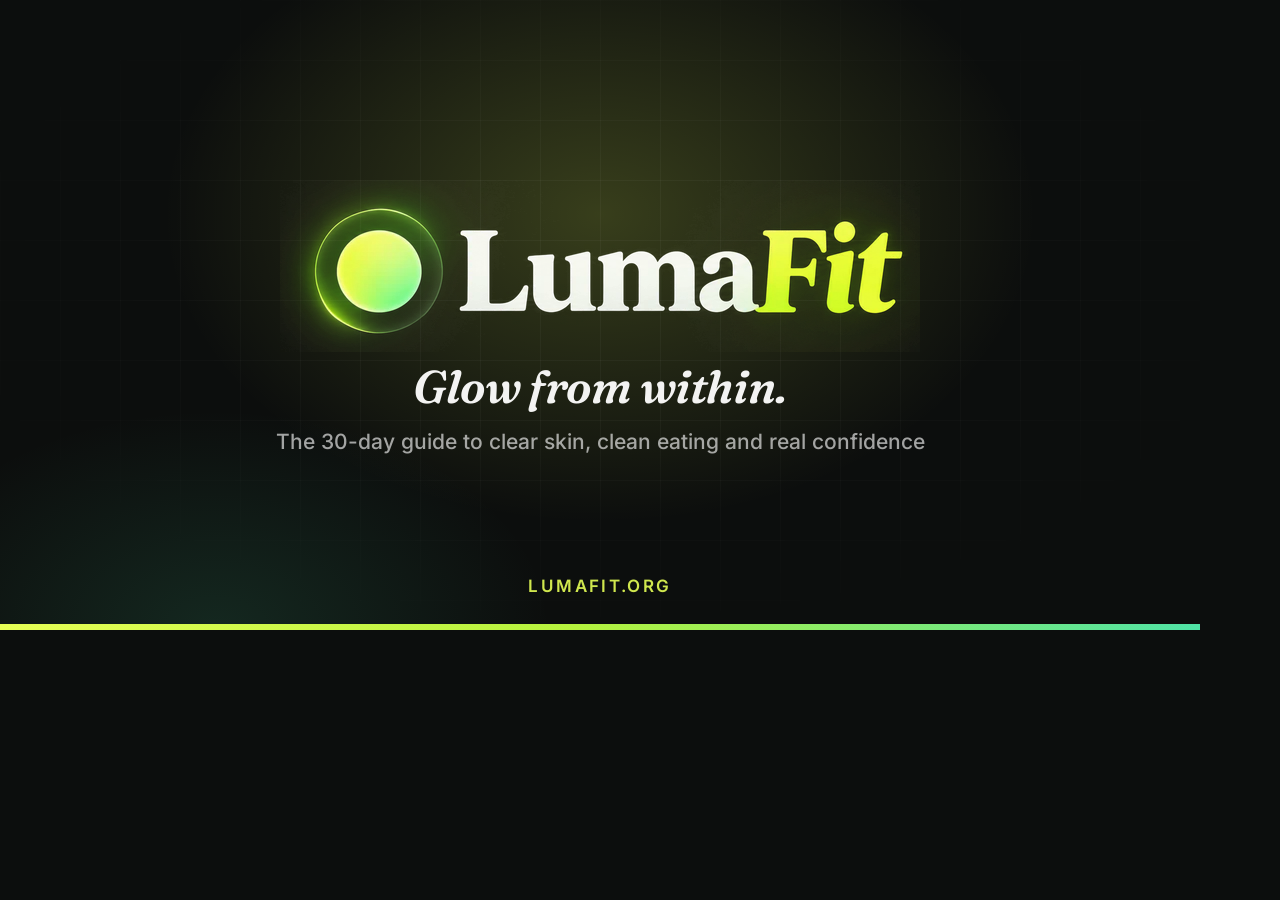
<file: assets/og-source.html>
<!doctype html>
<!-- Source of assets/og.png, the 1200x630 link-preview image. Re-render after editing:
     chrome --headless=new --disable-gpu --hide-scrollbars --force-device-scale-factor=1
            --window-size=1200,630 --virtual-time-budget=10000 --allow-file-access-from-files
            --screenshot=assets/og.png file:///.../assets/og-source.html -->
<html lang="en"><head><meta charset="utf-8"><title>LumaFit OG source</title>
<style>
@font-face { font-family: 'Fraunces'; font-style: italic; font-weight: 600; src: url(fonts/fraunces-italic-latin.woff2) format('woff2'); }
@font-face { font-family: 'Inter'; font-style: normal; font-weight: 400 900; src: url(fonts/inter-latin.woff2) format('woff2'); }
html, body { margin: 0; width: 1200px; height: 630px; overflow: hidden; }
body { position: relative; background: #0C0E0D; font-family: Inter, sans-serif; color: #F3F3F2; -webkit-font-smoothing: antialiased; }
.glow { position: absolute; inset: 0; background:
    radial-gradient(52% 70% at 50% 34%, rgba(230, 255, 85, 0.20), rgba(230, 255, 85, 0) 70%),
    radial-gradient(40% 50% at 18% 100%, rgba(79, 227, 166, 0.12), transparent 70%); }
.grid { position: absolute; inset: 0;
    background-image: linear-gradient(rgba(255, 255, 255, 0.035) 1px, transparent 1px), linear-gradient(90deg, rgba(255, 255, 255, 0.035) 1px, transparent 1px);
    background-size: 60px 60px;
    -webkit-mask-image: radial-gradient(60% 60% at 50% 45%, #000 30%, transparent 100%); mask-image: radial-gradient(60% 60% at 50% 45%, #000 30%, transparent 100%); }
.wrap { position: absolute; inset: 0; display: flex; flex-direction: column; align-items: center; justify-content: center; padding-top: 4px; }
.wrap img { width: 640px; display: block; }
.tag { margin: 10px 0 0; font-family: Fraunces, serif; font-style: italic; font-weight: 600; font-size: 46px; letter-spacing: -0.01em; line-height: 1.1; }
.sub { margin: 16px 0 0; font-size: 21px; font-weight: 500; color: rgba(255, 255, 255, 0.62); }
.url { position: absolute; left: 0; right: 0; bottom: 34px; text-align: center; font-size: 17px; font-weight: 600; letter-spacing: 0.14em; text-transform: uppercase; color: rgba(230, 255, 85, 0.9); }
.bar { position: absolute; left: 0; right: 0; bottom: 0; height: 6px; background: linear-gradient(90deg, #E6FF55, #B5F23D 48%, #4FE3A6); }
</style></head>
<body>
<div class="glow"></div><div class="grid"></div>
<div class="wrap">
    <img src="brand/logo.webp" alt="LumaFit">
    <p class="tag">Glow from within.</p>
    <p class="sub">The 30-day guide to clear skin, clean eating and real confidence</p>
</div>
<div class="url">lumafit.org</div>
<div class="bar"></div>
</body></html>
</file>
<file: css/styles.css>
/* =========================================================================
   LumaFit — "Graphite & Volt" design system
   Bold + sporty + gender-neutral. A black-and-white base with flowing
   graphite/silver waves, graphite ink and surfaces, glassmorphism cards, and
   one electric accent (volt). Volt is only ever a fill, ring, glow or highlight behind dark
   text, never text on the light ground (it would be ~1.1:1); text accents
   use --moss.
   Variable + class names are kept stable so the legal / thank-you pages
   (which reuse them) stay coherent: the old hue names are aliases below.
   ========================================================================= */

/* ---------- Self-hosted fonts ----------
   Variable woff2 files served from our own origin (previously Google Fonts).
   One fewer third-party CSS request on the critical path and no visitor data
   to Google. latin-ext is only fetched when a page actually uses those glyphs. */
@font-face {
    font-family: 'Inter';
    font-style: normal;
    font-weight: 400 900;
    font-display: swap;
    src: url(../assets/fonts/inter-latin.woff2) format('woff2');
    unicode-range: U+0000-00FF, U+0131, U+0152-0153, U+02BB-02BC, U+02C6, U+02DA, U+02DC, U+0304, U+0308, U+0329, U+2000-206F, U+20AC, U+2122, U+2191, U+2193, U+2212, U+2215, U+FEFF, U+FFFD;
}
@font-face {
    font-family: 'Inter';
    font-style: normal;
    font-weight: 400 900;
    font-display: swap;
    src: url(../assets/fonts/inter-latin-ext.woff2) format('woff2');
    unicode-range: U+0100-02BA, U+02BD-02C5, U+02C7-02CC, U+02CE-02D7, U+02DD-02FF, U+0304, U+0308, U+0329, U+1D00-1DBF, U+1E00-1E9F, U+1EF2-1EFF, U+2020, U+20A0-20AB, U+20AD-20C0, U+2113, U+2C60-2C7F, U+A720-A7FF;
}
@font-face {
    font-family: 'Fraunces';
    font-style: normal;
    font-weight: 600 700;
    font-display: swap;
    src: url(../assets/fonts/fraunces-latin.woff2) format('woff2');
    unicode-range: U+0000-00FF, U+0131, U+0152-0153, U+02BB-02BC, U+02C6, U+02DA, U+02DC, U+0304, U+0308, U+0329, U+2000-206F, U+20AC, U+2122, U+2191, U+2193, U+2212, U+2215, U+FEFF, U+FFFD;
}
@font-face {
    font-family: 'Fraunces';
    font-style: normal;
    font-weight: 600 700;
    font-display: swap;
    src: url(../assets/fonts/fraunces-latin-ext.woff2) format('woff2');
    unicode-range: U+0100-02BA, U+02BD-02C5, U+02C7-02CC, U+02CE-02D7, U+02DD-02FF, U+0304, U+0308, U+0329, U+1D00-1DBF, U+1E00-1E9F, U+1EF2-1EFF, U+2020, U+20A0-20AB, U+20AD-20C0, U+2113, U+2C60-2C7F, U+A720-A7FF;
}
@font-face {
    font-family: 'Fraunces';
    font-style: italic;
    font-weight: 600;
    font-display: swap;
    src: url(../assets/fonts/fraunces-italic-latin.woff2) format('woff2');
    unicode-range: U+0000-00FF, U+0131, U+0152-0153, U+02BB-02BC, U+02C6, U+02DA, U+02DC, U+0304, U+0308, U+0329, U+2000-206F, U+20AC, U+2122, U+2191, U+2193, U+2212, U+2215, U+FEFF, U+FFFD;
}
@font-face {
    font-family: 'Fraunces';
    font-style: italic;
    font-weight: 600;
    font-display: swap;
    src: url(../assets/fonts/fraunces-italic-latin-ext.woff2) format('woff2');
    unicode-range: U+0100-02BA, U+02BD-02C5, U+02C7-02CC, U+02CE-02D7, U+02DD-02FF, U+0304, U+0308, U+0329, U+1D00-1DBF, U+1E00-1E9F, U+1EF2-1EFF, U+2020, U+20A0-20AB, U+20AD-20C0, U+2113, U+2C60-2C7F, U+A720-A7FF;
}

/* ---------- Reset + base ---------- */
*, *::before, *::after { box-sizing: border-box; margin: 0; padding: 0; }

:root {
    /* Surfaces */
    --bg: #F3F3F2;             /* = the wave base in js/gradient-wave.js */
    --bg-soft: #E6E6E5;
    --ink: #111314;
    --ink-soft: #464A4E;
    --ink-mute: #5D6267;
    --line: rgba(17, 19, 20, 0.09);

    /* Graphite & Volt */
    --volt: #E6FF55;
    --lime: #B5F23D;
    --spring: #4FE3A6;
    --fresh: #8BE86A;          /* positive marks: the live dot, tick discs */
    --graphite: #111314;
    --graphite-2: #1C2620;
    --graphite-3: #2A3F2C;
    --moss: #3E6A12;           /* AA text accent on --bg (5.8:1): link hovers, icons, small labels */
    --moss-deep: #2F6B2A;      /* the "verified" green, AA on --bg (5.8:1) */
    --on-volt: #111314;        /* text and ticks that sit on volt fills */

    /* The wave greys (keep in sync with js/gradient-wave.js), used by the CSS
       fallback background. */
    --wave-graphite: #8A8E92;
    --wave-silver: #C8CBCD;
    /* Text that sits straight on the waves (no card behind it). Full ink:
       over the darkest graphite band it still clears AA (5.65:1), where
       --ink-soft (2.7:1) and --ink-mute (1.9:1) would not. */
    --ink-on-wave: var(--ink);

    /* Colour channels for rgba(). Glows on the light ground use --glow-rgb, a
       deeper yellow-green that still reads on stone; on graphite, --volt-rgb. */
    --volt-rgb: 230, 255, 85;
    --glow-rgb: 150, 210, 30;
    --fresh-rgb: 139, 232, 106;

    /* Legacy names, still used by the legal / thank-you pages. Each now points
       at the Graphite & Volt role that replaced its old hue. */
    --coral: var(--volt);
    --coral-deep: var(--moss);
    --coral-deeper: var(--moss);
    --pink: var(--lime);
    --pink-deep: var(--graphite);
    --violet: var(--spring);
    --violet-deep: var(--graphite);
    --mint: var(--fresh);
    --mint-deep: var(--moss-deep);
    --gold: var(--graphite-3);  /* only left as a text-gradient stop (thank-you title), so it stays dark */
    --sky: var(--spring);
    --peach: var(--coral);
    --peach-deep: var(--coral-deep);

    /* Signature gradients */
    --grad-brand: linear-gradient(120deg, var(--volt) 0%, var(--lime) 48%, var(--spring) 100%);
    /* Graphite, not colour: this set carries text (stats, price, eyebrows) and
       white-on-dark surfaces (cover, tiles, badges), so it has to stay dark. */
    --grad-brand-deep: linear-gradient(120deg, var(--graphite) 0%, var(--graphite-2) 52%, var(--graphite-3) 100%);
    --grad-fresh: linear-gradient(135deg, #DDFB52, var(--fresh));
    --grad-ink: linear-gradient(135deg, #111314 0%, #1F2426 100%);
    /* Sliding nav pill: white tab labels clear WCAG AA by a wide margin. */
    --grad-nav-cursor: linear-gradient(120deg, var(--graphite) 0%, var(--graphite-2) 50%, var(--graphite-3) 100%);

    /* Glass */
    --glass: rgba(255, 255, 255, 0.72);
    --glass-strong: rgba(255, 255, 255, 0.86);
    --glass-border: rgba(255, 255, 255, 0.7);

    /* Shadows */
    --shadow-sm: 0 2px 10px rgba(17, 19, 20, 0.05);
    --shadow-md: 0 12px 32px rgba(17, 19, 20, 0.10);
    --shadow-lg: 0 30px 70px rgba(17, 19, 20, 0.16);
    --glow-brand: 0 18px 50px -12px rgba(var(--glow-rgb), 0.55);

    --radius-sm: 14px;
    --radius-md: 22px;
    --radius-lg: 34px;
}

html { scroll-behavior: smooth; }

body {
    font-family: 'Inter', -apple-system, BlinkMacSystemFont, sans-serif;
    background: var(--bg);
    color: var(--ink);
    line-height: 1.6;
    -webkit-font-smoothing: antialiased;
    text-rendering: optimizeLegibility;
    overflow-x: hidden;
}

a { color: inherit; text-decoration: none; }
[hidden] { display: none !important; }
ul { list-style: none; }
button { font-family: inherit; border: none; cursor: pointer; }

:focus-visible {
    outline: 3px solid var(--graphite);
    outline-offset: 3px;
    border-radius: 6px;
}

.container {
    width: 100%;
    max-width: 1160px;
    margin: 0 auto;
    padding: 0 24px;
    position: relative;
    z-index: 1;
}

/* ---------- Aurora background ---------- */
.bg-gradient {
    position: fixed;
    inset: 0;
    z-index: -3;
    background:
        radial-gradient(42% 52% at 12% 6%,  rgba(138, 142, 146, 0.30), transparent 62%),
        radial-gradient(46% 56% at 88% 2%,  rgba(255, 255, 255, 0.75), transparent 60%),
        radial-gradient(52% 60% at 84% 96%, rgba(138, 142, 146, 0.24), transparent 62%),
        radial-gradient(48% 58% at 8% 92%,  rgba(200, 203, 205, 0.45), transparent 62%),
        var(--bg);
}

/* faint grain so large gradients never band */
.bg-gradient::after {
    content: '';
    position: absolute;
    inset: 0;
    opacity: 0.5;
    mix-blend-mode: overlay;
    background-image: url("data:image/svg+xml,%3Csvg xmlns='http://www.w3.org/2000/svg' width='160' height='160'%3E%3Cfilter id='n'%3E%3CfeTurbulence type='fractalNoise' baseFrequency='0.9' numOctaves='2'/%3E%3C/filter%3E%3Crect width='100%25' height='100%25' filter='url(%23n)' opacity='0.06'/%3E%3C/svg%3E");
}

.bg-blob {
    position: fixed;
    width: 620px;
    height: 620px;
    border-radius: 50%;
    filter: blur(130px);
    opacity: 0.3;
    z-index: -2;
    pointer-events: none;
    animation: float 22s ease-in-out infinite;
}

.bg-blob-1 { background: var(--wave-graphite); top: -240px; left: -200px; }
.bg-blob-2 { background: var(--wave-silver); bottom: -260px; right: -200px; animation-delay: -11s; }
.bg-blob-3 {
    background: var(--wave-graphite);
    top: 38%; left: 56%;
    width: 480px; height: 480px;
    opacity: 0.2;
    animation-delay: -6s;
}

@keyframes float {
    0%, 100% { transform: translate(0, 0) scale(1); }
    50% { transform: translate(46px, -42px) scale(1.12); }
}

/* Smooth mesh-gradient shader canvas (vanilla WebGL, see js/shader-bg.js).
   It renders the same flowing aurora in motion. When it initialises we hide
   the static CSS layers so the two don't double up; if WebGL is unavailable
   the canvas never mounts and the CSS aurora above remains the background. */
#shader-bg {
    position: fixed;
    inset: 0;
    width: 100vw;
    height: 100vh;
    z-index: -3;
    display: block;
    pointer-events: none;
}

.shader-active .bg-gradient,
.shader-active .bg-blob { display: none; }

/* ---------- Nav (floating glass pill) ---------- */
.nav {
    position: sticky;
    top: calc(16px + var(--sale-h));
    z-index: 100;
    margin: 16px auto 0;
    width: calc(100% - 32px);
    max-width: 1080px;
    border-radius: 100px;
    background: var(--glass);
    backdrop-filter: blur(18px) saturate(160%);
    -webkit-backdrop-filter: blur(18px) saturate(160%);
    border: 1px solid var(--glass-border);
    box-shadow: var(--shadow-sm);
    transition: top 0.3s ease, box-shadow 0.3s ease, background 0.3s ease, transform 0.3s ease;
}

.nav.scrolled {
    background: var(--glass-strong);
    box-shadow: var(--shadow-md);
}

/* ---------- Sale bar (sticky strip above the nav) ----------
   The bar and the nav are both sticky, so the nav's offset has to grow by the
   bar's height or the two stack on top of each other. --sale-h stays 0 until
   js/sale-bar.js confirms the sale is live and adds body.has-sale; dismissing
   or expiring removes it and the nav slides back up. */
:root { --sale-bar-h: 42px; --sale-h: 0px; }
body.has-sale { --sale-h: var(--sale-bar-h); }

.sale-bar {
    position: sticky;
    top: 0;
    z-index: 101;
    background: var(--grad-ink);
    color: #fff;
}
.sale-bar[hidden] { display: none; }
/* The site-wide graphite focus ring would vanish on the graphite strip. */
.sale-bar :focus-visible { outline-color: var(--volt); }

.sale-inner {
    position: relative;
    display: flex;
    align-items: center;
    justify-content: center;
    gap: 12px;
    height: var(--sale-bar-h);
    max-width: 1160px;
    margin: 0 auto;
    padding: 0 48px; /* symmetric, so the content centres on the bar, not beside the close button */
    font-size: 0.86rem;
    font-weight: 600;
    white-space: nowrap;
}

.sale-badge {
    padding: 4px 10px;
    border-radius: 100px;
    background: var(--grad-brand);
    color: var(--on-volt);
    font-size: 0.7rem;
    font-weight: 800;
    letter-spacing: 0.06em;
    text-transform: uppercase;
}

.sale-text { color: rgba(255, 255, 255, 0.78); }

.sale-timer {
    display: inline-flex;
    gap: 6px;
    font-variant-numeric: tabular-nums;
}
.sale-unit { display: inline-flex; align-items: baseline; gap: 2px; }
.sale-num {
    min-width: 2ch;
    padding: 3px 6px;
    border-radius: 8px;
    background: rgba(255, 255, 255, 0.12);
    font-weight: 800;
    text-align: center;
}
.sale-lbl { font-size: 0.7rem; color: rgba(255, 255, 255, 0.6); }

/* Outlined, not filled: on the ink strip the button reads as a crisp white
   ring rather than a white slab. The pull comes from a slow-breathing brand
   halo plus a light sweep across its face; hover fills it just enough to
   confirm the target. Compact so it sits inside the 42px bar. */
.sale-cta-wrap {
    position: relative;
    display: inline-flex;
    margin-left: 4px;
}
/* The halo sits on the wrapper, outside the pill's overflow clip, and
   breathes by opacity, which stays on the compositor. The box-shadow
   keyframe it replaces repainted the sticky bar on every frame of the visit. */
.sale-cta-wrap::before {
    content: '';
    position: absolute;
    inset: 0;
    border-radius: 100px;
    box-shadow: 0 0 20px 2px rgba(var(--volt-rgb), 0.45);
    opacity: 0;
    animation: sale-cta-breathe 2.8s ease-in-out infinite;
    pointer-events: none;
}
.sale-cta-wrap:hover::before { opacity: 0; animation: none; }
.btn.sale-cta {
    padding: 6px 16px;
    font-size: 0.8rem;
    font-weight: 800;
    background: rgba(255, 255, 255, 0.06);
    color: #fff;
    border: 1.5px solid rgba(255, 255, 255, 0.85);
    overflow: hidden; /* clips the sheen to the pill */
}
.btn.sale-cta::after {
    content: '';
    position: absolute;
    inset: 0;
    background: linear-gradient(
        115deg,
        transparent 34%,
        rgba(var(--volt-rgb), 0.45) 46%,
        rgba(255, 255, 255, 0.55) 50%,
        rgba(79, 227, 166, 0.4) 54%,
        transparent 66%
    );
    transform: translateX(-130%);
    animation: sale-cta-sheen 3.8s ease-in-out infinite;
    pointer-events: none;
}
.btn.sale-cta:hover {
    transform: translateY(-1px) scale(1.04);
    background: rgba(255, 255, 255, 0.16);
    border-color: #fff;
    box-shadow: var(--glow-brand);
}
.btn.sale-cta:active {
    transform: translateY(0) scale(0.96);
    transition-duration: 0.08s;
}
@keyframes sale-cta-breathe {
    0%, 100% { opacity: 0; }
    50%      { opacity: 1; }
}
/* Rests off-pill for most of the cycle, then sweeps once. */
@keyframes sale-cta-sheen {
    0%, 62% { transform: translateX(-130%); }
    100%    { transform: translateX(130%); }
}
.sale-close {
    position: absolute;
    right: 12px;
    top: 50%;
    transform: translateY(-50%);
    display: grid;
    place-items: center;
    width: 28px;
    height: 28px;
    border-radius: 50%;
    background: transparent;
    color: rgba(255, 255, 255, 0.7);
    transition: background 0.2s ease, color 0.2s ease;
}
.sale-close svg { width: 14px; height: 14px; }
.sale-close:hover { background: rgba(255, 255, 255, 0.12); color: #fff; }

/* Visually hidden, still read out. */
.sale-sr {
    position: absolute;
    width: 1px;
    height: 1px;
    overflow: hidden;
    clip: rect(0 0 0 0);
    white-space: nowrap;
}

/* Narrower screens shed words, never the button: it is the tap target. */
@media (max-width: 720px) {
    .sale-inner { gap: 8px; padding: 0 40px; font-size: 0.8rem; }
    .sale-text-long { display: none; }
    .btn.sale-cta { padding: 5px 12px; font-size: 0.74rem; }
}
@media (max-width: 440px) {
    :root { --sale-bar-h: 38px; }
    .sale-text { display: none; }
    .sale-badge { padding: 3px 7px; font-size: 0.6rem; }
    .sale-inner { gap: 6px; padding: 0 36px; font-size: 0.72rem; }
    .sale-timer { gap: 3px; }
    .sale-num { padding: 2px 4px; }
    .sale-lbl { font-size: 0.6rem; }
    .sale-close { right: 6px; width: 24px; height: 24px; }
    .btn.sale-cta { margin-left: 0; padding: 5px 9px; font-size: 0.68rem; }
}

.nav-inner {
    display: flex;
    align-items: center;
    justify-content: space-between;
    padding: 10px 10px 10px 12px;
}

/* ---------- Brand lockup ----------
   assets/brand/logo.webp is the banner logo with its black ground turned into
   alpha, so the white wordmark and the neon glow need a dark surface behind
   them: a graphite pill wherever the page is light (nav, legal bar, thank-you,
   404), and the graphite footer band itself. */
.brand {
    display: inline-flex;
    align-items: center;
    flex: none;
    height: 40px;
    padding: 0 15px 0 9px;
    border-radius: 100px;
    background: var(--grad-ink);
    box-shadow: inset 0 1px 0 rgba(255, 255, 255, 0.07), 0 8px 22px rgba(17, 19, 20, 0.18);
    transition: transform 0.25s ease, box-shadow 0.3s ease;
}

.brand img { display: block; height: 27px; width: auto; }

a.brand:hover,
a.brand:focus-visible {
    transform: translateY(-1px);
    box-shadow: inset 0 1px 0 rgba(255, 255, 255, 0.07), 0 12px 28px rgba(17, 19, 20, 0.22), var(--glow-brand);
}

/* Sliding-pill nav (ported NavHeader). A gradient "cursor" slides behind the
   hovered/focused tab; see js/nav-cursor.js. */
.nav-links {
    position: relative;
    display: flex;
    gap: 2px;
}

.nav-links li:not(.nav-cursor) {
    position: relative;
    z-index: 1;
}

.nav-links a {
    display: block;
    padding: 8px 18px;
    border-radius: 100px;
    font-size: 0.93rem;
    font-weight: 600;
    color: var(--ink-soft);
    transition: color 0.28s ease;
}

/* The tab under the sliding pill flips to white for contrast on the gradient.
   Gated behind the JS-set .cursor-ready + .is-active (added in lockstep with
   the pill) so the label is NEVER left white on the bare glass nav — with
   no/failed JS the labels stay --ink-soft (readable); keyboard focus is still
   marked by the global :focus-visible outline. */
.nav-links.cursor-ready li.is-active > a { color: #fff; }

.nav-cursor {
    position: absolute;
    z-index: 0;
    top: 50%;
    left: 0;
    width: 0;
    height: 38px;
    transform: translateY(-50%);
    border-radius: 100px;
    background: var(--grad-nav-cursor);
    box-shadow: 0 8px 22px -6px rgba(var(--glow-rgb), 0.5);
    opacity: 0;
    pointer-events: none;
    transition: left 0.32s cubic-bezier(0.22, 1, 0.36, 1),
                width 0.32s cubic-bezier(0.22, 1, 0.36, 1),
                opacity 0.25s ease;
}

/* ---------- Buttons ---------- */
.btn {
    display: inline-flex;
    align-items: center;
    justify-content: center;
    gap: 8px;
    padding: 14px 26px;
    border-radius: 100px;
    font-weight: 600;
    font-size: 0.95rem;
    transition: transform 0.2s ease, box-shadow 0.3s ease, filter 0.2s ease, opacity 0.28s ease;
    white-space: nowrap;
    position: relative;
}

/* Dark, AAA-contrast CTA. Vibrancy comes from the brand glow on hover. */
.btn-primary {
    background: var(--grad-ink);
    color: #FFF;
    box-shadow: 0 10px 26px rgba(17, 19, 20, 0.22);
}

.btn-primary:hover {
    transform: translateY(-2px);
    box-shadow: 0 16px 40px rgba(17, 19, 20, 0.28), var(--glow-brand);
}

.btn-sm { padding: 10px 18px; font-size: 0.85rem; }
.btn-lg { padding: 18px 34px; font-size: 1.05rem; }
.btn-xl { padding: 22px 40px; font-size: 1.1rem; width: 100%; }

.btn-arrow { display: inline-block; transition: transform 0.2s ease; }
.btn:hover .btn-arrow { transform: translateX(4px); }

/* ---------- Glass hover button (ported HoverButton) ----------
   A frosted-glass pill that trails soft, blurred brand-coloured glow dots
   under the pointer (see js/hover-button.js). Themed to LumaFit: volt→spring
   glow instead of the component's blue, on a light frosted surface. */
.hover-btn {
    position: relative;
    isolation: isolate;
    display: inline-flex;
    align-items: center;
    gap: 9px;
    padding: 17px 34px;
    border-radius: 24px;
    /* Crisp volt→spring gradient ring (ties into the glow-dot colours). */
    border: 2px solid transparent;
    font-family: inherit;
    font-weight: 700;
    font-size: 1.05rem;
    color: var(--ink);
    background:
        linear-gradient(180deg, rgba(255, 255, 255, 0.66), rgba(255, 255, 255, 0.48)) padding-box,
        var(--grad-brand) border-box;
    backdrop-filter: blur(14px) saturate(160%);
    -webkit-backdrop-filter: blur(14px) saturate(160%);
    overflow: hidden;
    cursor: pointer;
    white-space: nowrap;
    box-shadow:
        0 8px 22px -6px rgba(17, 19, 20, 0.20),
        0 16px 44px -14px rgba(var(--glow-rgb), 0.34);
    transition: transform 0.2s ease, box-shadow 0.3s ease;
    /* Glow-dot palette read by the JS (literal hex so it resolves cleanly). */
    --circle-start: #E6FF55;
    --circle-end: #4FE3A6;
}

/* Inner glass sheen: top highlight + volt bottom glow, on top of the ring. */
.hover-btn::before {
    content: '';
    position: absolute;
    inset: 0;
    border-radius: inherit;
    pointer-events: none;
    z-index: 1;
    box-shadow:
        inset 0 1px 0 0 rgba(255, 255, 255, 0.9),
        inset 0 -7px 16px -6px rgba(var(--volt-rgb), 0.45);
    transition: transform 0.3s ease;
}

.hover-btn:hover {
    transform: translateY(-2px);
    box-shadow:
        0 10px 26px -6px rgba(17, 19, 20, 0.22),
        var(--glow-brand);
}

.hover-btn:hover .btn-arrow { transform: translateX(4px); }
.hover-btn:active { transform: translateY(0); }
.hover-btn:active::before { transform: scale(0.975); }

/* A single trailing glow dot. Sits above the frosted surface but behind the
   label (negative z within the button's isolated stacking context). */
.hover-btn-dot {
    position: absolute;
    width: 12px;
    height: 12px;
    transform: translate(-50%, -50%);
    border-radius: 50%;
    filter: blur(9px);
    pointer-events: none;
    z-index: -1;
    opacity: 0;
    transition: opacity 0.3s ease;
}
.hover-btn-dot.is-in { opacity: 0.75; }
.hover-btn-dot.is-out { opacity: 0; transition: opacity 1.2s ease; }

@media (max-width: 440px) {
    .hover-btn { padding: 15px 24px; font-size: 1rem; }
}

/* ---------- Hero ---------- */
.hero {
    padding: 96px 0 90px;
    text-align: center;
}

.chip {
    display: inline-flex;
    align-items: center;
    gap: 9px;
    padding: 9px 18px;
    background: var(--glass-strong);
    border: 1px solid var(--glass-border);
    border-radius: 100px;
    font-size: 0.82rem;
    font-weight: 600;
    color: var(--ink-soft);
    margin-bottom: 30px;
    box-shadow: var(--shadow-sm);
    backdrop-filter: blur(10px);
    -webkit-backdrop-filter: blur(10px);
    isolation: isolate; /* keeps the dot's ring (z-index -1) above the chip's own background */
}

/* The live dot's ring is a pseudo-element that scales and fades. Transform
   and opacity run on the compositor; the box-shadow keyframe this replaces
   repainted the chip on every frame for the whole visit. */
.chip-dot {
    position: relative;
    width: 8px;
    height: 8px;
    border-radius: 50%;
    background: var(--fresh);
}
.chip-dot::after {
    content: '';
    position: absolute;
    inset: -4px;
    border-radius: 50%;
    background: rgba(var(--fresh-rgb), 0.3);
    z-index: -1;
    animation: pulse 2.4s ease-in-out infinite;
}

@keyframes pulse {
    0%, 100% { transform: scale(1); opacity: 1; }
    50% { transform: scale(1.5); opacity: 0.2; }
}

.hero-title {
    font-family: 'Fraunces', serif;
    font-optical-sizing: auto;
    font-size: clamp(2.9rem, 8.4vw, 5.8rem);
    font-weight: 700;
    line-height: 1.02;
    letter-spacing: -0.035em;
    margin-bottom: 24px;
}

/* Dark ink on a volt highlighter: volt itself would vanish on the light
   ground. The deep gradient here is the no-WebGL fallback fill. */
.hero-title em {
    position: relative;
    font-style: italic;
    background: var(--grad-brand-deep);
    -webkit-background-clip: text;
    background-clip: text;
    color: transparent;
}

/* The highlighter stroke. A pseudo-element, so neither the text-clipped
   fallback nor the liquid canvas shares a box with it; z-index -1 drops it
   behind the glyphs, inside .container's stacking context. */
.hero-title em::before {
    content: '';
    position: absolute;
    left: -0.05em;
    right: -0.03em;
    top: 56%;
    bottom: 6%;
    border-radius: 0.05em;
    background: var(--volt);
    z-index: -1;
}

/* A word poured out of the liquid shader (js/liquid-text.js). The gradient
   above stays underneath as the fallback for no-WebGL / no-JS. */
.liquid-word {
    position: relative;
    display: inline-block;
}

.liquid-word .liquid-canvas {
    position: absolute;
    left: 0;
    top: 0;
    pointer-events: none;
    /* the resting filter carries the same function list as the hover state
       below — matching lists are what lets the glow interpolate smoothly */
    filter:
        saturate(1) brightness(1)
        drop-shadow(0 0 0 rgba(var(--glow-rgb), 0))
        drop-shadow(0 0 0 rgba(var(--volt-rgb), 0));
    transition: filter 0.5s ease;
}

.liquid-word.is-liquid:hover .liquid-canvas {
    filter:
        saturate(1.12) brightness(1.05)
        drop-shadow(0 0 13px rgba(var(--glow-rgb), 0.45))
        drop-shadow(0 0 30px rgba(var(--volt-rgb), 0.35));
}

/* once the shader is clipped to the glyphs, drop the gradient so the two
   can't fringe against each other on the antialiased edges */
.liquid-word.is-liquid {
    background: none;
}

/* The mantra: the three-beat line people actually repeat. Weight, size and
   full-strength ink separate it from the explanation below, and the negative
   tracking is what stops Inter reading as a default UI font. */
.hero-mantra {
    font-size: clamp(1.22rem, 2.6vw, 1.6rem);
    font-weight: 700;
    letter-spacing: -0.025em;
    line-height: 1.28;
    color: var(--ink);
    max-width: 600px;
    margin: 0 auto 14px;
    text-wrap: balance;
}

/* Each sentence holds together: on a phone the line breaks between them,
   never inside one. */
.hero-mantra span { white-space: nowrap; }

/* The explanation: deliberately quieter and set to a narrower measure, so the
   block tapers and the eye lands on the mantra first. Quieter by size and
   weight, not by a lighter grey: it sits straight on the moving waves. */
.hero-sub {
    font-size: clamp(0.98rem, 1.7vw, 1.06rem);
    color: var(--ink-on-wave);
    max-width: 528px;
    margin: 0 auto 38px;
    line-height: 1.6;
}

.hero-cta {
    display: flex;
    flex-direction: column;
    align-items: center;
    gap: 16px;
    margin-bottom: 56px;
}

.hero-trust {
    display: flex;
    align-items: center;
    gap: 12px;
    font-size: 0.88rem;
    color: var(--ink-on-wave);
}

.dot-sep { color: var(--ink-mute); opacity: 0.5; }

/* =========================================================================
   Hero showcase (index.html #show, js/hero-show.js)
   One card, three frames that move on by themselves: the result (the
   before and after photos side by side, a hand-drawn arrow pointing at
   the after), the guide (the food list page, week one ticked off) and the
   system (the tracker page, day 10 of 30). Every frame sits in the same
   grid cell, so the card is as tall as its tallest frame and never jumps.
   Each part of a frame animates on its own, staggered, so a swap reads as
   content moving on rather than a slide changing; the photos and pages
   drift very slowly while they're up. The .sheet / .sh-* page mockups
   further down are the Look-inside slideshow's.
   ========================================================================= */
.hero-visual {
    display: flex;
    justify-content: center;
    margin-bottom: 72px;
}

.show {
    position: relative;
    width: min(620px, 100%);
    padding: 28px 28px 18px;
    border-radius: var(--radius-lg);
    background: rgba(255, 255, 255, 0.8);
    border: 1px solid var(--glass-border);
    box-shadow: var(--shadow-lg);
    backdrop-filter: blur(14px);
    -webkit-backdrop-filter: blur(14px);
    text-align: center;
}

.show-frames { display: grid; }

/* Only the active frame and the one on its way out are rendered; the rest
   are out of sight, the accessibility tree and the tab order. */
.show-frame {
    grid-area: 1 / 1;
    display: grid;
    gap: 18px;
    visibility: hidden;
    pointer-events: none;
}

.show-frame.is-active { visibility: visible; pointer-events: auto; }
.show-frame.is-leaving { visibility: visible; }

/* The parts (text, stage, note) rise in one after the other, and lift out
   the same way; an outgoing frame overlaps the incoming one for a beat. */
.show-frame > * { opacity: 0; }
.show-frame.is-active > * { animation: show-in 0.75s cubic-bezier(0.22, 1, 0.36, 1) both; }
.show-frame.is-active > :nth-child(2) { animation-delay: 0.1s; }
.show-frame.is-active > :nth-child(3) { animation-delay: 0.2s; }
.show-frame.is-leaving > * { animation: show-out 0.4s cubic-bezier(0.4, 0, 0.6, 1) both; }
.show-frame.is-leaving > :nth-child(2) { animation-delay: 0.05s; }
.show-frame.is-leaving > :nth-child(3) { animation-delay: 0.1s; }
@keyframes show-in {
    from { opacity: 0; transform: translateY(18px); }
    to { opacity: 1; transform: none; }
}
@keyframes show-out {
    from { opacity: 1; transform: none; }
    to { opacity: 0; transform: translateY(-14px); }
}

.show-kicker {
    margin-bottom: 8px;
    font-size: 0.7rem;
    font-weight: 700;
    letter-spacing: 0.16em;
    text-transform: uppercase;
    color: var(--moss);
}

.show-title {
    max-width: 18ch;
    margin: 0 auto;
    font-family: 'Fraunces', serif;
    font-optical-sizing: auto;
    font-size: clamp(1.5rem, 4.4vw, 2.05rem);
    font-weight: 700;
    line-height: 1.08;
    letter-spacing: -0.03em;
    color: var(--ink);
    text-wrap: balance;
}

/* The volt highlighter, as an inline background so it follows a line break. */
.show-title em {
    font-style: italic;
    padding: 0 0.06em;
    background: linear-gradient(transparent 58%, var(--volt) 58%, var(--volt) 94%, transparent 94%);
    -webkit-box-decoration-break: clone;
    box-decoration-break: clone;
}

.show-stage {
    position: relative;
    aspect-ratio: 16 / 10;
    overflow: hidden;
    border-radius: 22px;
    background: linear-gradient(180deg, #F0F0EF 0%, #E4E5E3 100%);
    box-shadow: inset 0 0 0 1px rgba(17, 19, 20, 0.05);
}

.show-note {
    font-size: 0.82rem;
    line-height: 1.45;
    color: var(--ink-mute);
}

/* While a page frame is up, its page scrolls very slowly for the length of
   the interval; a hold pauses it with the timer. */
.show.is-paused .page img { animation-play-state: paused; }

/* ---------- Frame 1: before → after ---------- */
/* The one stage that keeps the volt glow. The photos sit either side of a
   hand-drawn arrow that draws itself toward the after, which then pops. */
.show-proof {
    display: grid;
    grid-template-columns: 1fr minmax(64px, 0.42fr) 1fr;
    align-items: center;
    gap: 6px;
    padding: 6%;
    background:
        radial-gradient(60% 55% at 72% 18%, rgba(var(--volt-rgb), 0.38), transparent 70%),
        var(--bg-soft);
}

.proof {
    position: relative;
    aspect-ratio: 4 / 5;
    overflow: hidden;
    border-radius: 16px;
    background: #fff;
    box-shadow:
        0 16px 34px -16px rgba(17, 19, 20, 0.4),
        0 0 0 1px rgba(17, 19, 20, 0.06);
}

.proof picture,
.proof img {
    display: block;
    width: 100%;
    height: 100%;
    object-fit: cover;
}

.proof figcaption {
    position: absolute;
    left: 8px;
    bottom: 8px;
    padding: 5px 10px;
    border-radius: 100px;
    font-size: 0.64rem;
    font-weight: 700;
    letter-spacing: 0.1em;
    text-transform: uppercase;
    white-space: nowrap;
    color: var(--ink);
    background: var(--glass-strong);
    border: 1px solid var(--glass-border);
    backdrop-filter: blur(8px);
    -webkit-backdrop-filter: blur(8px);
}

/* The after is the point: a volt ring, a graphite chip, a touch larger. */
.proof-after {
    transform: scale(1.04);
    box-shadow:
        0 0 0 3px var(--volt),
        0 0 0 4.5px var(--graphite),
        0 22px 44px -16px rgba(17, 19, 20, 0.5);
}

.proof-after figcaption {
    color: var(--volt);
    background: var(--graphite);
    border-color: transparent;
    backdrop-filter: none;
    -webkit-backdrop-filter: none;
}

.proof-arrow {
    display: grid;
    justify-items: center;
    gap: 2px;
    color: var(--graphite);
}

.proof-arrow svg {
    width: 100%;
    max-width: 96px;
    height: auto;
    overflow: visible;
}

.proof-arrow span {
    font-size: 0.66rem;
    font-weight: 800;
    letter-spacing: 0.12em;
    text-transform: uppercase;
    white-space: nowrap;
    color: var(--ink-soft);
}

/* The arrow draws itself and the after pops, each time the frame comes in;
   on the way out they hold their finished state under the frame's fade. */
.proof-arrow-line { stroke-dasharray: 120; stroke-dashoffset: 120; }
.proof-arrow-head { opacity: 0; }
.show-frame.is-active .proof-arrow-line { animation: arrow-draw 0.6s cubic-bezier(0.2, 0.7, 0.2, 1) 0.5s forwards; }
.show-frame.is-active .proof-arrow-head { animation: arrow-head 0.25s ease 1s forwards; }
.show-frame.is-active .proof-after { animation: proof-pop 0.7s cubic-bezier(0.2, 0.7, 0.2, 1) 0.8s both; }
.show-frame.is-leaving .proof-arrow-line { stroke-dashoffset: 0; }
.show-frame.is-leaving .proof-arrow-head { opacity: 1; }
@keyframes arrow-draw { to { stroke-dashoffset: 0; } }
@keyframes arrow-head { to { opacity: 1; } }
@keyframes proof-pop {
    from { transform: scale(0.98); }
    to { transform: scale(1.04); }
}

/* ---------- Frames 2 and 3: a real page, with a card beside it ---------- */
/* The page is taller than the stage on purpose: the readable top shows, the
   pre-blurred bottom (baked into the file) is what gets cropped, and the
   slow drift scrolls a little more of it into view. */
.page {
    position: absolute;
    left: 5%;
    top: 6%;
    width: 50%;
    overflow: hidden;
    border-radius: 8px;
    background: #fff;
    box-shadow:
        0 24px 48px -20px rgba(17, 19, 20, 0.45),
        0 0 0 1px rgba(17, 19, 20, 0.06);
}

.page picture,
.page img {
    display: block;
    width: 100%;
    height: auto;
}

.show-frame.is-active .page img { animation: page-drift var(--show-ms, 4000ms) linear both; }
@keyframes page-drift {
    from { transform: translateY(0); }
    to { transform: translateY(-5%); }
}

.page-tag {
    position: absolute;
    left: 5%;
    bottom: 6%;
    padding: 5px 10px;
    border-radius: 100px;
    font-size: 0.62rem;
    font-weight: 700;
    letter-spacing: 0.1em;
    text-transform: uppercase;
    white-space: nowrap;
    color: var(--ink);
    background: rgba(255, 255, 255, 0.92);
    box-shadow: 0 2px 8px rgba(17, 19, 20, 0.12);
}

.show-card {
    position: absolute;
    right: 5%;
    top: 50%;
    width: 47%;
    padding: 14px 16px 12px;
    border-radius: 16px;
    text-align: left;
    background: #fff;
    border: 1px solid rgba(17, 19, 20, 0.06);
    box-shadow: 0 22px 44px -18px rgba(17, 19, 20, 0.4);
    transform: translateY(-50%);
}

.show-card-head {
    display: flex;
    justify-content: space-between;
    align-items: baseline;
    gap: 8px;
    margin-bottom: 8px;
}

.show-card-head b {
    font-size: 0.8rem;
    font-weight: 700;
    letter-spacing: -0.01em;
    color: var(--ink);
}

.show-card-head span {
    font-size: 0.62rem;
    font-weight: 600;
    letter-spacing: 0.08em;
    text-transform: uppercase;
    color: var(--ink-mute);
}

/* week one: the day numbers are the point, so they stay numbers */
.week-list li {
    display: flex;
    align-items: center;
    gap: 9px;
    padding: 6px 0;
    border-top: 1px solid var(--line);
    font-size: 0.75rem;
    font-weight: 600;
    line-height: 1.25;
    color: var(--ink-soft);
}

.week-list li:first-child { border-top: 0; padding-top: 0; }

.week-list i {
    flex: none;
    display: grid;
    place-items: center;
    width: 20px;
    height: 20px;
    border-radius: 50%;
    font-style: normal;
    font-size: 0.6rem;
    font-weight: 800;
    background: var(--bg-soft);
    color: var(--ink-mute);
}

.week-list .is-done { color: var(--ink); }
.week-list .is-done i { background: var(--graphite); color: var(--volt); }
.week-list .is-next { color: var(--moss); }
.week-list .is-next i { background: var(--volt); color: var(--on-volt); box-shadow: 0 0 0 2px var(--graphite); }

/* the 30 boxes (filled by js/script.js: nine done, today is day 10) */
.show-grid {
    display: grid;
    grid-template-columns: repeat(6, 1fr);
    gap: 4px;
}

.show-grid i {
    display: grid;
    place-items: center;
    aspect-ratio: 1;
    border-radius: 6px;
    font-style: normal;
    font-size: 0.58rem;
    font-weight: 700;
    font-variant-numeric: tabular-nums;
    background: var(--bg-soft);
    color: var(--ink-mute);
}

.show-grid i.is-done { background: var(--graphite); color: var(--volt); }
.show-grid i.is-today { background: var(--volt); color: var(--on-volt); box-shadow: 0 0 0 2px var(--graphite); }

/* ---------- Tabs, progress and pause ---------- */
.show-foot {
    display: flex;
    align-items: center;
    gap: 10px;
    margin-top: 20px;
}

.show-tabs {
    display: flex;
    flex: 1;
    gap: 10px;
}

.show-tabs button {
    flex: 1;
    display: grid;
    gap: 8px;
    padding: 4px 2px 0;
    border-radius: 6px;
    background: none;
    font-size: 0.74rem;
    font-weight: 600;
    letter-spacing: -0.005em;
    color: var(--ink-mute);
    transition: color 0.25s ease;
}

.show-tabs button:hover,
.show-tabs button.is-active { color: var(--ink); }

.show-tabs i {
    position: relative;
    display: block;
    height: 2px;
    overflow: hidden;
    border-radius: 2px;
    background: rgba(17, 19, 20, 0.12);
}

/* The fill grows by transform, not width: a width keyframe lays out and
   paints on every frame for as long as the hero is on screen. */
.show-tabs i::after {
    content: '';
    position: absolute;
    inset: 0;
    transform: scaleX(0);
    transform-origin: left;
    background: var(--ink);
}

.show-tabs .is-done i::after { transform: scaleX(1); }
.show-tabs .is-active i::after {
    animation: show-fill var(--show-ms, 4000ms) linear forwards;
    animation-delay: var(--show-offset, 0ms); /* negative on a resume: hero-show.js restarts the fill from the clock */
}
.show.is-paused .show-tabs .is-active i::after { animation-play-state: paused; }
@keyframes show-fill { from { transform: scaleX(0); } to { transform: scaleX(1); } }

.show-pause {
    flex: none;
    display: grid;
    place-items: center;
    width: 28px;
    height: 28px;
    border-radius: 50%;
    background: none;
    color: var(--ink-mute);
    opacity: 0.7;
    transition: opacity 0.2s ease, background 0.2s ease;
}

.show-pause:hover { opacity: 1; background: rgba(17, 19, 20, 0.06); }

.show-pause svg {
    width: 12px;
    height: 12px;
    fill: none;
    stroke: currentColor;
    stroke-width: 2.6;
    stroke-linecap: round;
    stroke-linejoin: round;
}

.show-pause .ico-play { display: none; fill: currentColor; }
.show-pause[aria-pressed="true"] .ico-pause { display: none; }
.show-pause[aria-pressed="true"] .ico-play { display: block; }

@media (max-width: 720px) {
    /* no backdrop blur over the shader on phones; the card is near-opaque anyway */
    .show {
        padding: 22px 16px 14px;
        border-radius: var(--radius-md);
        background: rgba(255, 255, 255, 0.92);
        backdrop-filter: none;
        -webkit-backdrop-filter: none;
    }
    .show-frame { gap: 14px; }
    .show-kicker { font-size: 0.74rem; }
    .show-title { font-size: clamp(1.5rem, 7.2vw, 1.9rem); }
    .show-stage { aspect-ratio: 1; border-radius: 16px; }
    .show-note { font-size: 0.86rem; }
    /* Frame 1 on a phone: the arrow and its label share a short row above
       the photos, so the two photos get the whole width between them and
       stand taller; the group sits centred in the square. Side by side with
       the arrow between, they filled half the stage. */
    .show-proof {
        grid-template-columns: 1fr 1fr;
        grid-template-rows: auto 1fr;
        align-content: center;
        gap: 6px 8px;
        padding: 3%;
    }
    .proof { border-radius: 12px; aspect-ratio: 5 / 7; }
    .proof-before { grid-area: 2 / 1; }
    .proof-after { grid-area: 2 / 2; }
    .proof figcaption { left: 7px; bottom: 7px; padding: 4px 9px; font-size: 0.6rem; letter-spacing: 0.08em; }
    .proof-arrow { grid-area: 1 / 1 / 2 / 3; display: flex; justify-content: center; align-items: center; gap: 8px; }
    .proof-arrow svg { width: 60px; flex: none; }
    .proof-arrow span { order: -1; font-size: 0.6rem; letter-spacing: 0.1em; }
    /* the tag gets the top band to itself, the page sits centred under it,
       and the card runs full width along the bottom */
    .page { left: 13%; top: 13%; width: 74%; }
    .page-tag { left: 4%; top: 4%; bottom: auto; font-size: 0.56rem; letter-spacing: 0.08em; }
    .show-card { left: 4%; right: 4%; top: auto; bottom: 4%; width: auto; padding: 11px 13px 10px; border-radius: 14px; transform: none; }
    .show-card-head b { font-size: 0.8rem; }
    .show-card-head span { font-size: 0.6rem; }
    .week-list li { gap: 8px; padding: 5px 0; font-size: 0.74rem; }
    .week-list i { width: 19px; height: 19px; font-size: 0.58rem; }
    .show-grid { grid-template-columns: repeat(10, 1fr); gap: 3px; }
    .show-grid i { font-size: 0.56rem; border-radius: 5px; }
    .show-foot { gap: 8px; margin-top: 16px; }
    .show-tabs { gap: 6px; }
    .show-tabs button { gap: 7px; font-size: 0.72rem; }
}

/* =========================================================================
   Page mockups (.sheet / .sh-*), used by the Look-inside slideshow.
   Each sheet is its own container, so the type inside is in that
   sheet's cqi and scales with it.
   ========================================================================= */
/* ---------- A sheet: one page of the guide ---------- */
.sheet {
    container-type: inline-size;
    position: relative;
    width: 100%;
    aspect-ratio: 1 / 1.35;
    border-radius: 2.6cqi;
    overflow: hidden;
    /* the layers under the cover are frosted, so the ones below read through */
    background: rgba(255, 255, 255, 0.94);
    border: 1px solid rgba(255, 255, 255, 0.9);
    color: var(--ink);
    box-shadow:
        inset 0 0 0 0.5cqi rgba(var(--volt-rgb), 0.35),
        0 18px 36px -18px rgba(17, 19, 20, 0.35);
}

.sh-in {
    position: absolute;
    inset: 0;
    display: flex;
    flex-direction: column;
    padding: 10cqi 9cqi;
    text-align: left;
}

.sh-head {
    display: flex;
    justify-content: space-between;
    padding-bottom: 3cqi;
    border-bottom: 1px solid var(--line);
    font-size: 3cqi;
    font-weight: 600;
    letter-spacing: 0.06em;
    text-transform: uppercase;
    color: var(--ink-mute);
}

/* page one */
.sh-eyebrow {
    margin-top: 8cqi;
    font-size: 3.4cqi;
    font-weight: 700;
    letter-spacing: 0.16em;
    text-transform: uppercase;
    color: var(--moss);
}

.sh-title {
    font-family: 'Fraunces', serif;
    font-weight: 700;
    font-size: 10.5cqi;
    line-height: 1;
    letter-spacing: -0.03em;
    margin: 2.5cqi 0 5cqi;
}

.sh-body {
    font-size: 4cqi;
    line-height: 1.6;
    color: var(--ink-soft);
}

.sh-note {
    margin-top: auto;
    padding: 4cqi 5cqi;
    border-radius: 3cqi;
    background: var(--volt);
    color: var(--on-volt);
    font-size: 3.8cqi;
    line-height: 1.35;
}

.sh-note b {
    display: block;
    margin-bottom: 1cqi;
    font-size: 3cqi;
    letter-spacing: 0.12em;
    text-transform: uppercase;
}

/* recipe page */
.sh-photo {
    position: relative;
    height: 50%;
}

.sh-photo img {
    display: block;
    width: 100%;
    height: 100%;
    object-fit: cover;
}

.sh-photo span {
    position: absolute;
    left: 7cqi;
    bottom: -4cqi;
    padding: 2.2cqi 4cqi;
    border-radius: 100px;
    background: var(--graphite);
    color: var(--volt);
    font-size: 3.2cqi;
    font-weight: 700;
    letter-spacing: 0.12em;
    text-transform: uppercase;
}

.sh-recipe {
    display: flex;
    flex-direction: column;
    gap: 3cqi;
    padding: 9cqi 7cqi 7cqi;
    text-align: left;
}

.sh-recipe-title {
    font-family: 'Fraunces', serif;
    font-weight: 700;
    font-size: 8.4cqi;
    line-height: 1.02;
    letter-spacing: -0.02em;
}

.sh-recipe-meta {
    display: flex;
    gap: 4cqi;
    font-size: 3.3cqi;
    font-weight: 600;
    color: var(--ink-mute);
}

.sh-recipe-list {
    display: grid;
    gap: 1.6cqi;
    margin: 1cqi 0 0;
    padding: 0;
    list-style: none;
    font-size: 3.7cqi;
    color: var(--ink-soft);
}

.sh-recipe-list li {
    display: flex;
    align-items: center;
    gap: 2.4cqi;
}

.sh-recipe-list li::before {
    content: '';
    flex: none;
    width: 2.2cqi;
    height: 2.2cqi;
    border-radius: 50%;
    background: var(--lime);
}

/* ---------- The cover, on top ---------- */
.sheet-cover {
    background: var(--grad-brand-deep);
    border-color: transparent;
    color: #fff;
    box-shadow:
        inset 0 1px 0 rgba(255, 255, 255, 0.3),
        0 24px 44px -18px rgba(17, 19, 20, 0.5);
}

/* a little volt light catching the top corner */
.sheet-cover::after {
    content: '';
    position: absolute;
    inset: 0;
    background: radial-gradient(70% 45% at 80% 0%, rgba(var(--volt-rgb), 0.18), transparent 65%);
    pointer-events: none;
}

.sh-dot {
    display: block;
    width: 5.5cqi;
    height: 5.5cqi;
    margin-bottom: 7cqi;
    border-radius: 50%;
    background: var(--volt);
    box-shadow: 0 0 6cqi rgba(var(--volt-rgb), 0.85);
}

.sh-kicker {
    font-size: 3.3cqi;
    font-weight: 700;
    letter-spacing: 0.18em;
    text-transform: uppercase;
    opacity: 0.8;
}

.sh-cover-title {
    font-family: 'Fraunces', serif;
    font-weight: 700;
    font-size: 17cqi;
    line-height: 0.95;
    letter-spacing: -0.035em;
    margin: 3.5cqi 0 3cqi;
}

.sh-cover-title em { font-style: italic; color: var(--volt); }

.sh-cover-sub {
    margin: 0;
    font-size: 4.4cqi;
    line-height: 1.4;
    opacity: 0.9;
}

.sh-cover-foot {
    display: flex;
    justify-content: space-between;
    align-items: center;
    margin-top: auto;
    padding-top: 5cqi;
    border-top: 1px solid rgba(255, 255, 255, 0.22);
    font-size: 3.6cqi;
    font-weight: 600;
}

.sh-badge {
    padding: 1.6cqi 4cqi;
    border-radius: 100px;
    background: var(--volt);
    color: var(--on-volt);
}

.hero-stats {
    display: grid;
    grid-template-columns: repeat(3, 1fr);
    gap: 36px;
    max-width: 720px;
    margin: 0 auto;
    padding: 36px 28px;
    border-radius: var(--radius-lg);
    background: var(--glass);
    border: 1px solid var(--glass-border);
    box-shadow: var(--shadow-md);
    backdrop-filter: blur(12px);
    -webkit-backdrop-filter: blur(12px);
}

.stat-num {
    font-family: 'Fraunces', serif;
    font-size: clamp(2rem, 5vw, 3rem);
    font-weight: 700;
    line-height: 1;
    margin-bottom: 8px;
    background: var(--grad-brand-deep);
    -webkit-background-clip: text;
    background-clip: text;
    color: transparent;
}

.stat-label {
    font-size: 0.85rem;
    color: var(--ink-mute);
    line-height: 1.4;
}

/* ---------- Sections ---------- */
.section { padding: 104px 0; }

.section-head {
    text-align: center;
    max-width: 680px;
    margin: 0 auto 60px;
}

.eyebrow {
    display: inline-block;
    font-size: 0.78rem;
    font-weight: 700;
    letter-spacing: 0.14em;
    text-transform: uppercase;
    background: var(--grad-brand-deep);
    -webkit-background-clip: text;
    background-clip: text;
    color: transparent;
    margin-bottom: 16px;
}

.section-title {
    font-family: 'Fraunces', serif;
    font-size: clamp(2rem, 5vw, 3.3rem);
    font-weight: 700;
    line-height: 1.08;
    letter-spacing: -0.025em;
}

.section-lead {
    font-size: 1.1rem;
    color: var(--ink-on-wave);
    margin-top: 18px;
}

/* ---------- Problem ---------- */
.problem .section-title { text-align: center; margin-bottom: 48px; }

.problem-grid {
    display: grid;
    grid-template-columns: repeat(auto-fit, minmax(240px, 1fr));
    gap: 20px;
    margin-bottom: 48px;
}

.problem-card {
    background: var(--glass-strong);
    padding: 30px;
    border-radius: var(--radius-md);
    box-shadow: var(--shadow-sm);
    border: 1px solid var(--glass-border);
    backdrop-filter: blur(10px);
    -webkit-backdrop-filter: blur(10px);
    transition: transform 0.25s ease, box-shadow 0.25s ease;
}

.problem-card:hover {
    transform: translateY(-5px);
    box-shadow: var(--shadow-md);
}

/* ---------- Glowing border (vanilla port of the React GlowingEffect) --------
   A brand-gradient ring is masked down to the card's border band, then rotated
   to face the pointer by js/glow-cards.js. Colours are the LumaFit spectrum
   (volt → lime → spring → fresh) rather than the original's pink/gold/green.

   Only on fine-pointer devices: the effect is pointer-driven, so on touch it
   would either never fire or stick on. There, cards keep their glass look.
   -------------------------------------------------------------------------- */
[data-glow] {
    position: relative;
    --glow-bw: 3px;      /* ring thickness */
    --glow-spread: 40;   /* half-width of the lit arc, in degrees */
    --glow-start: 0;     /* arc angle — driven by JS */
    --glow-active: 0;    /* 0 hidden, 1 lit — driven by JS */
    --glow-times: 5;     /* conic repeats */
}

@media (hover: hover) and (pointer: fine) {
    [data-glow]::after {
        content: "";
        position: absolute;
        inset: calc(-1 * var(--glow-bw));
        border-radius: inherit;
        border: var(--glow-bw) solid transparent;
        pointer-events: none;
        opacity: var(--glow-active);
        transition: opacity 0.3s ease;

        background:
            radial-gradient(circle, #E6FF55 10%, #E6FF5500 20%),
            radial-gradient(circle at 40% 40%, #B5F23D 5%, #B5F23D00 15%),
            radial-gradient(circle at 60% 60%, #4FE3A6 10%, #4FE3A600 20%),
            radial-gradient(circle at 40% 60%, #8BE86A 10%, #8BE86A00 20%),
            repeating-conic-gradient(from 236.84deg at 50% 50%,
                #E6FF55 0%,
                #B5F23D calc(25% / var(--glow-times)),
                #4FE3A6 calc(50% / var(--glow-times)),
                #8BE86A calc(75% / var(--glow-times)),
                #E6FF55 calc(100% / var(--glow-times)));
        /* Viewport-anchored so all four cards light from one shared field. */
        background-attachment: fixed;

        /* Two mask layers composited together: the first is fully transparent
           and clipped to padding-box, which knocks out the card interior; the
           second is a conic wedge clipped to border-box, which limits what
           remains to a --glow-spread arc centred on --glow-start. The result
           is a short glowing segment travelling around the border. */
        -webkit-mask-image:
            linear-gradient(#0000, #0000),
            conic-gradient(from calc((var(--glow-start) - var(--glow-spread)) * 1deg),
                #00000000 0deg, #fff, #00000000 calc(var(--glow-spread) * 2deg));
        mask-image:
            linear-gradient(#0000, #0000),
            conic-gradient(from calc((var(--glow-start) - var(--glow-spread)) * 1deg),
                #00000000 0deg, #fff, #00000000 calc(var(--glow-spread) * 2deg));
        -webkit-mask-clip: padding-box, border-box;
        mask-clip: padding-box, border-box;
        -webkit-mask-composite: source-in;
        mask-composite: intersect;
    }
}

.problem-icon {
    width: 50px;
    height: 50px;
    border-radius: 14px;
    display: flex;
    align-items: center;
    justify-content: center;
    margin-bottom: 16px;
    background: linear-gradient(135deg, var(--volt), var(--lime));
    color: var(--graphite);
}

.problem-icon svg { width: 26px; height: 26px; }

.problem-card p {
    font-size: 0.98rem;
    color: var(--ink-soft);
}

.problem-lead {
    text-align: center;
    font-family: 'Fraunces', serif;
    font-style: italic;
    font-size: clamp(1.3rem, 3vw, 1.9rem);
    color: var(--ink);
    max-width: 660px;
    margin: 0 auto;
    line-height: 1.4;
}

.problem-lead strong {
    font-weight: 700;
    font-style: normal;
    background: var(--grad-brand-deep);
    -webkit-background-clip: text;
    background-clip: text;
    color: transparent;
}

/* ---------- Inside ---------- */
.inside-grid {
    display: grid;
    grid-template-columns: repeat(auto-fit, minmax(300px, 1fr));
    gap: 22px;
}

.inside-card {
    background: var(--glass-strong);
    padding: 34px 30px;
    border-radius: var(--radius-md);
    border: 1px solid var(--glass-border);
    box-shadow: var(--shadow-sm);
    backdrop-filter: blur(10px);
    -webkit-backdrop-filter: blur(10px);
    transition: transform 0.3s ease, box-shadow 0.3s ease, border-color 0.3s ease;
    position: relative;
    overflow: hidden;
}

.inside-card::before {
    content: '';
    position: absolute;
    inset: 0 0 auto 0;
    height: 3px;
    background: var(--grad-brand);
    transform: scaleX(0);
    transform-origin: left;
    transition: transform 0.35s ease;
}

.inside-card:hover {
    transform: translateY(-6px);
    box-shadow: var(--shadow-lg);
    border-color: rgba(var(--glow-rgb), 0.5);
}

.inside-card:hover::before { transform: scaleX(1); }

.inside-num {
    font-family: 'Fraunces', serif;
    font-size: 1.05rem;
    font-weight: 700;
    color: #fff;
    width: 44px; height: 44px;
    border-radius: 13px;
    display: flex;
    align-items: center;
    justify-content: center;
    background: var(--grad-brand-deep);
    box-shadow: 0 8px 20px -6px rgba(var(--glow-rgb), 0.5);
    margin-bottom: 18px;
}

.inside-card h3 {
    font-family: 'Fraunces', serif;
    font-size: 1.42rem;
    font-weight: 700;
    margin-bottom: 12px;
    letter-spacing: -0.01em;
}

.inside-card p {
    color: var(--ink-soft);
    font-size: 0.97rem;
}

/* ---------- Recipes: the locked photo fan ----------
   Vanilla port of the 21st.dev PhotoGallery (js/photo-gallery.js). At rest
   the photos sit spread out in a fan, so the section reads without JS and
   under reduced motion; the script layers the intro on top (stacked, fade
   in, staggered spring out). The fan's step comes from the gallery's own
   width in container units, so it tightens on narrow screens instead of
   spilling off them. Blurred on purpose: the recipes are the paid content,
   and hover, press or drag shows the way in. */

/* A section title's <em> gets the same volt highlighter as the hero's word. */
.section-title em {
    position: relative;
    font-style: italic;
    white-space: nowrap;
}

.section-title em::before {
    content: '';
    position: absolute;
    left: -0.05em;
    right: -0.03em;
    top: 56%;
    bottom: 4%;
    border-radius: 0.05em;
    background: var(--volt);
    z-index: -1;
}

.pg {
    --size: 220px;                                    /* photo edge */
    --step: min(160px, (100cqi - var(--size)) / 4);   /* gap between neighbours in the fan */
    --lift: 1;                                        /* scales the component's small y offsets */
    --blur: 10px;
    position: relative;
    container-type: inline-size;
    max-width: 980px;
    margin: 0 auto 28px;
}

/* The component's graph-paper backdrop. Faded on every side (the component
   only fades downward), so it glows behind the fan without a hard top rule. */
.pg-grid {
    position: absolute;
    left: 0;
    right: 0;
    top: 8%;
    height: 300px;
    background-image:
        linear-gradient(to right, rgba(17, 19, 20, 0.55) 1px, transparent 1px),
        linear-gradient(to bottom, rgba(17, 19, 20, 0.55) 1px, transparent 1px);
    background-size: 3rem 3rem;
    opacity: 0.2;
    -webkit-mask-image: radial-gradient(ellipse 55% 50% at 50% 50%, #000 40%, transparent 100%);
    mask-image: radial-gradient(ellipse 55% 50% at 50% 50%, #000 40%, transparent 100%);
    pointer-events: none;
}

.pg-stage {
    position: relative;
    height: calc(var(--size) + 130px);   /* 350px on desktop, as in the component */
    transition: opacity 0.4s ease-out;
}

.pg-photo {
    --x: calc(var(--step) * var(--k));
    --y: calc(var(--dy) * var(--lift));
    --rot: var(--r, 0deg);
    --sc: 1;
    --drag-x: 0px;
    --drag-y: 0px;
    position: absolute;
    left: 50%;
    top: 50%;
    z-index: var(--z);
    width: var(--size);
    height: var(--size);
    margin: calc(var(--size) / -2) 0 0 calc(var(--size) / -2);
    overflow: hidden;
    border-radius: 24px;
    background: var(--bg-soft);
    box-shadow: 0 1px 2px rgba(17, 19, 20, 0.08), 0 16px 34px -14px rgba(17, 19, 20, 0.45);
    transform:
        translate(calc(var(--x) + var(--drag-x)), calc(var(--y) + var(--drag-y)))
        rotate(var(--rot))
        scale(var(--sc));
    transition: transform 0.35s cubic-bezier(0.22, 1, 0.36, 1), box-shadow 0.3s ease;
    cursor: grab;
    touch-action: pan-y;   /* sideways drags move the photo; vertical swipes still scroll */
    -webkit-user-select: none;
    user-select: none;
    -webkit-user-drag: none;
    -webkit-tap-highlight-color: transparent;
}

/* whileHover / whileTap / whileDrag from the component */
.pg-photo:hover {
    --sc: 1.1;
    --rot: calc(var(--r, 0deg) + var(--tilt, 2deg));
    z-index: 60;
    box-shadow: 0 1px 2px rgba(17, 19, 20, 0.08), 0 26px 50px -16px rgba(17, 19, 20, 0.55);
}

.pg-photo:active { --sc: 1.2; }

.pg-photo.is-dragging {
    --sc: 1.1;
    z-index: 60;
    cursor: grabbing;
    transition: box-shadow 0.3s ease;   /* no transform easing: it tracks the pointer */
}

.pg-photo img {
    position: absolute;
    inset: 0;
    width: 100%;
    height: 100%;
    object-fit: cover;
    filter: blur(var(--blur)) saturate(1.1);
    transform: scale(1.15);   /* pushes the blur's soft edge outside the frame */
    transition: filter 0.35s ease;
    pointer-events: none;
}

/* The lock says why the photo is blurred; the pill says how to fix that. */
.pg-lock {
    position: absolute;
    top: 12px;
    right: 12px;
    z-index: 2;
    display: grid;
    place-items: center;
    width: 34px;
    height: 34px;
    border-radius: 50%;
    background: rgba(17, 19, 20, 0.72);
    color: #fff;
    transition: opacity 0.25s ease, transform 0.25s ease;
}

.pg-lock svg { width: 16px; height: 16px; }

.pg-cta {
    position: absolute;
    inset: 0;
    z-index: 3;
    display: grid;
    place-items: center;
    background: rgba(17, 19, 20, 0.32);
    opacity: 0;
    transition: opacity 0.25s ease;
}

.pg-cta-pill {
    display: inline-flex;
    align-items: center;
    gap: 7px;
    padding: 10px 18px;
    border-radius: 100px;
    background: var(--volt);
    color: var(--on-volt);
    font-size: 0.95rem;
    font-weight: 800;
    white-space: nowrap;
    box-shadow: 0 10px 26px -8px rgba(var(--volt-rgb), 0.7);
    transform: translateY(6px) scale(0.94);
    transition: transform 0.3s cubic-bezier(0.22, 1, 0.36, 1);
}

.pg-cta-pill svg { width: 16px; height: 16px; }

.pg-photo:hover img,
.pg-photo:active img,
.pg-photo.is-dragging img { filter: blur(calc(var(--blur) * 0.6)) saturate(1.15); }

.pg-photo:hover .pg-lock,
.pg-photo:active .pg-lock,
.pg-photo.is-dragging .pg-lock { opacity: 0; transform: scale(0.8); }

.pg-photo:hover .pg-cta,
.pg-photo:active .pg-cta,
.pg-photo.is-dragging .pg-cta { opacity: 1; }

.pg-photo:hover .pg-cta-pill,
.pg-photo:active .pg-cta-pill,
.pg-photo.is-dragging .pg-cta-pill { transform: none; }

/* Intro states, set by js/photo-gallery.js */
.pg.is-instant .pg-stage,
.pg.is-instant .pg-photo { transition: none; }
.pg.is-hidden .pg-stage { opacity: 0; }
.pg.is-stacked .pg-photo { --x: 0px; --y: 0px; --rot: 0deg; }
.pg.is-spreading .pg-photo {
    transition-property: transform, box-shadow;
    transition-duration: 1.2s, 0.3s;
    /* Fallback for browsers without linear(): a small overshoot. */
    transition-timing-function: cubic-bezier(0.3, 1.25, 0.5, 1), ease;
    /* The component's framer-motion spring (stiffness 70, damping 12, mass 1),
       sampled: ~4% overshoot, settled by 1.2s. */
    transition-timing-function: linear(0, 0.034, 0.1183, 0.2309, 0.3554, 0.4799, 0.5965, 0.7004, 0.7891, 0.862, 0.9196, 0.9634, 0.995, 1.0166, 1.03, 1.037, 1.0394, 1.0385, 1.0354, 1.0311, 1.0262, 1.0213, 1.0166, 1.0125, 1.0089, 1.0059, 1.0035, 1.0017, 1.0004, 0.9995, 0.9989, 0.9986, 0.9985, 0.9985, 0.9986, 0.9987, 1), ease;
    transition-delay: calc(0.1s + var(--order) * 0.15s), 0s;
}

.pg-actions {
    display: flex;
    justify-content: center;
}

@media (max-width: 720px) {
    .pg { --size: 150px; --lift: 0.7; --blur: 8px; }
    .pg-grid { display: none; }
    .pg-lock { top: 9px; right: 9px; width: 28px; height: 28px; }
    .pg-lock svg { width: 14px; height: 14px; }
    .pg-cta-pill { gap: 5px; padding: 8px 13px; font-size: 0.8rem; }
    .pg-cta-pill svg { width: 14px; height: 14px; }
}

@media (max-width: 440px) {
    .pg { --size: 128px; }
}

/* ---------- Benefits ---------- */
.benefits-grid {
    display: grid;
    grid-template-columns: repeat(auto-fit, minmax(280px, 1fr));
    gap: 28px;
}

.benefit {
    text-align: center;
    padding: 36px 26px;
    border-radius: var(--radius-md);
    background: var(--glass);
    border: 1px solid var(--glass-border);
    box-shadow: var(--shadow-sm);
    backdrop-filter: blur(10px);
    -webkit-backdrop-filter: blur(10px);
    transition: transform 0.25s ease, box-shadow 0.25s ease;
}

.benefit:hover { transform: translateY(-4px); box-shadow: var(--shadow-md); }

.benefit-num {
    display: inline-flex;
    align-items: center;
    justify-content: center;
    font-family: 'Fraunces', serif;
    font-size: 1.1rem;
    font-weight: 700;
    color: var(--graphite);
    width: 50px; height: 50px;
    background: linear-gradient(135deg, var(--volt), var(--lime));
    border-radius: 50%;
    margin-bottom: 20px;
}

.benefit h3 {
    font-family: 'Fraunces', serif;
    font-size: 1.5rem;
    font-weight: 700;
    margin-bottom: 12px;
    letter-spacing: -0.01em;
}

.benefit p { color: var(--ink-soft); line-height: 1.6; }

/* ---------- Testimonials ----------
   A responsive card grid. Flexbox rather than Grid for one specific reason:
   five cards at three-per-row leaves a remainder row of two, and
   justify-content centres that remainder under the row above. Grid would peg
   it to the left edge, which is the one arrangement that looks like a mistake.

   No media queries are needed for the column count. flex: 1 1 300px lets the
   cards wrap on their own and share out whatever width the row has, so the
   count per row falls out of the space available — three on a desktop, two on
   a tablet, one on a phone — and max-width keeps a lone card on the last row
   from stretching the full width of the container. */
.testimonial-grid {
    display: flex;
    flex-wrap: wrap;
    justify-content: center;
    align-items: stretch;
    gap: 24px;
}

.testimonial {
    flex: 1 1 300px;
    max-width: 360px;
    /* A column, so the photo spans the card's full width and the author line
       can be pushed down to the foot of it. */
    display: flex;
    flex-direction: column;
    text-align: center;
    background: var(--glass-strong);
    padding: 32px;
    border-radius: var(--radius-md);
    border: 1px solid var(--glass-border);
    box-shadow: var(--shadow-sm);
}

/* Optional progress photo at the head of a card. Reviews without one render
   exactly as before — the frame only exists where .t-photo does.

   Each file already holds its before and after side by side, so the frame
   holds one image, and 16/9 matches the shape two of the three arrived in.

   'cover' rather than 'contain', which is safe *because* the panels sit left
   and right: filling the frame only ever crops top and bottom, which trims
   both panels equally and leaves the comparison itself intact. Horizontal
   cropping is what would damage it, and this cannot do that. */
.t-photo {
    margin-bottom: 22px;
}

.t-photo img {
    display: block;
    width: 100%;
    /* height: auto is load-bearing, not tidiness. The width/height attributes
       on the tag land as presentational hints on the CSS width and height, and
       'width: 100%' above only overrode the first of them. That left height
       pinned at the file's own pixel height, which made the box fully definite
       and so left aspect-ratio with nothing to do: every photo rendered at its
       native size — Lisa's 680px tall inside a 290px-wide card. Releasing
       height is what hands the sizing back to aspect-ratio. */
    height: auto;
    aspect-ratio: 16 / 9;
    object-fit: cover;
    object-position: center;
    border-radius: var(--radius-sm);
    /* Holds the frame's shape and tone before the file arrives, so the card
       does not flash an empty box as it scrolls into view. */
    background: var(--glass);
}

.t-photo figcaption {
    margin-top: 8px;
    font-size: 0.7rem;
    font-weight: 700;
    letter-spacing: 0.09em;
    text-transform: uppercase;
    text-align: center;
    color: var(--ink-mute);
}

/* Every card in a row is as tall as the tallest, so a card carrying a photo
   sets the height and the text-only ones beside it are left holding the
   difference as slack. Paired with the auto margin on .t-author below, this
   splits that slack evenly above and below the quote: the author line still
   settles on the row's shared baseline, and the quote sits centred in the card
   rather than stranded at the top of a tall empty box. */
.testimonial blockquote {
    margin-top: auto;
}

.testimonial p {
    font-family: 'Fraunces', serif;
    font-style: italic;
    font-size: 1.1rem;
    line-height: 1.5;
    color: var(--ink);
    margin-bottom: 20px;
}

/* align-items: stretch gives every card in a row the same height, and only
   three of the five reviews have a photo — so the shorter ones have height to
   spare. The auto top margin spends it in the one place it reads as deliberate
   rather than as a gap: every author line in a row settles on one baseline. */
.t-author {
    margin-top: auto;
    /* The name and its badge line now stack, so the flex column keeps them
       centred on each other rather than relying on the parent's text-align. */
    display: flex;
    flex-direction: column;
    align-items: center;
    gap: 5px;
    font-size: 0.9rem;
    font-weight: 600;
    color: var(--ink-mute);
}

/* inline-flex so the check sits on the name's own line and rides with it when
   the card narrows, instead of being free to wrap onto a line of its own. */
.t-name {
    display: inline-flex;
    align-items: center;
    gap: 7px;
}

/* A verified badge — gradient disc, graphite tick, no extra markup — at the
   size a name line can carry. At 17px the stroke needs to come up a little
   to survive, hence 3.6. */
.t-name::after {
    content: '';
    flex-shrink: 0;
    width: 17px;
    height: 17px;
    border-radius: 50%;
    background-image:
        url("data:image/svg+xml,%3Csvg xmlns='http://www.w3.org/2000/svg' viewBox='0 0 24 24' fill='none' stroke='%23111314' stroke-width='3.6' stroke-linecap='round' stroke-linejoin='round'%3E%3Cpolyline points='20 6 9 17 4 12'/%3E%3C/svg%3E"),
        var(--grad-fresh);
    background-size: 9px 9px, cover;
    background-position: center, center;
    background-repeat: no-repeat;
    box-shadow: 0 3px 8px -2px rgba(var(--fresh-rgb), 0.5);
}

/* Same micro-label treatment as the photo's "Before and after" caption, so the
   two small lines in a card read as one family — tinted to the check's green
   to tie the claim to the mark that makes it. */
.t-verified {
    font-size: 0.65rem;
    font-weight: 700;
    letter-spacing: 0.09em;
    text-transform: uppercase;
    color: var(--moss-deep);
}

/* ---------- Buy ---------- */
.buy-card {
    max-width: 580px;
    margin: 0 auto;
    background: var(--glass-strong);
    padding: 4px;
    border-radius: var(--radius-lg);
    box-shadow: var(--shadow-lg);
    position: relative;
}

/* gradient ring */
.buy-card {
    background:
        linear-gradient(var(--glass-strong), var(--glass-strong)) padding-box,
        var(--grad-brand) border-box;
    border: 2px solid transparent;
    backdrop-filter: blur(14px);
    -webkit-backdrop-filter: blur(14px);
}

.buy-inner {
    background: linear-gradient(180deg, rgba(255, 255, 255, 0.6), rgba(246, 247, 243, 0.5));
    border-radius: calc(var(--radius-lg) - 4px);
    padding: 56px 48px;
    text-align: center;
}

.buy-badge {
    position: absolute;
    top: -15px;
    left: 50%;
    transform: translateX(-50%);
    background: var(--grad-brand-deep);
    color: #FFF;
    padding: 8px 22px;
    border-radius: 100px;
    font-size: 0.76rem;
    font-weight: 700;
    letter-spacing: 0.06em;
    text-transform: uppercase;
    box-shadow: 0 8px 20px -4px rgba(var(--glow-rgb), 0.55);
    white-space: nowrap;
}

.buy-title {
    font-family: 'Fraunces', serif;
    font-size: clamp(1.8rem, 4vw, 2.6rem);
    font-weight: 700;
    letter-spacing: -0.025em;
    margin-bottom: 12px;
}

.buy-sub { color: var(--ink-soft); margin-bottom: 30px; }

.buy-price {
    display: flex;
    flex-wrap: wrap;
    align-items: baseline;
    justify-content: center;
    gap: 12px;
    margin-bottom: 30px;
}

.price-old {
    font-size: 1.3rem;
    color: var(--ink-mute);
    text-decoration: line-through;
    text-decoration-thickness: 2px;
}

.price-now {
    font-family: 'Fraunces', serif;
    font-size: 3.6rem;
    font-weight: 700;
    line-height: 1;
    background: var(--grad-brand-deep);
    -webkit-background-clip: text;
    background-clip: text;
    color: transparent;
}

.price-note {
    white-space: nowrap;
    font-size: 0.85rem;
    font-weight: 700;
    color: var(--on-volt);
    background: var(--volt);
    padding: 5px 12px;
    border-radius: 100px;
}

.buy-list {
    text-align: left;
    margin-bottom: 32px;
    display: flex;
    flex-direction: column;
    gap: 13px;
}

.buy-list li {
    display: flex;
    align-items: center;
    gap: 12px;
    font-size: 0.98rem;
    color: var(--ink-soft);
}

.buy-list li::before {
    content: '';
    flex-shrink: 0;
    width: 24px; height: 24px;
    border-radius: 50%;
    background-image:
        url("data:image/svg+xml,%3Csvg xmlns='http://www.w3.org/2000/svg' viewBox='0 0 24 24' fill='none' stroke='%23111314' stroke-width='3.4' stroke-linecap='round' stroke-linejoin='round'%3E%3Cpolyline points='20 6 9 17 4 12'/%3E%3C/svg%3E"),
        var(--grad-fresh);
    background-size: 12px 12px, cover;
    background-position: center, center;
    background-repeat: no-repeat;
}

.buy-fine { font-size: 0.82rem; color: var(--ink-mute); margin-top: 18px; }

/* ---------- FAQ ---------- */
.faq-list {
    max-width: 720px;
    margin: 0 auto;
    display: flex;
    flex-direction: column;
    gap: 12px;
}

.faq-item {
    background: var(--glass-strong);
    border: 1px solid var(--glass-border);
    border-radius: var(--radius-md);
    padding: 4px;
    backdrop-filter: blur(10px);
    -webkit-backdrop-filter: blur(10px);
    transition: box-shadow 0.2s ease, border-color 0.2s ease;
}

.faq-item[open] {
    box-shadow: var(--shadow-md);
    border-color: rgba(var(--glow-rgb), 0.5);
}

.faq-item summary {
    padding: 20px 24px;
    font-weight: 600;
    font-size: 1.02rem;
    cursor: pointer;
    list-style: none;
    display: flex;
    justify-content: space-between;
    align-items: center;
    gap: 16px;
}

.faq-item summary::-webkit-details-marker { display: none; }

.faq-item summary::after {
    content: '+';
    font-size: 1.6rem;
    font-weight: 300;
    color: var(--moss);
    transition: transform 0.25s ease;
    line-height: 1;
}

.faq-item[open] summary::after { transform: rotate(45deg); }

.faq-item p {
    padding: 0 24px 22px;
    color: var(--ink-soft);
    line-height: 1.65;
}

/* ---------- Footer ---------- */
.footer {
    margin-top: 40px;
    padding: 64px 0 52px;
    color: rgba(255, 255, 255, 0.72);
    background:
        radial-gradient(60% 90% at 50% 0%, rgba(var(--volt-rgb), 0.12), transparent 70%),
        var(--graphite);
}

.footer-inner {
    text-align: center;
    display: flex;
    flex-direction: column;
    align-items: center;
    gap: 16px;
}

.footer-brand img { display: block; height: 48px; width: auto; }

.footer-note { font-size: 0.9rem; color: rgba(255, 255, 255, 0.8); }

.footer-disc {
    font-size: 0.78rem;
    color: rgba(255, 255, 255, 0.5);
    max-width: 520px;
}

.footer-links {
    display: flex;
    gap: 18px;
    flex-wrap: wrap;
    justify-content: center;
    margin-top: 10px;
}

.footer-links a {
    color: rgba(255, 255, 255, 0.74);
    font-size: 0.85rem;
    transition: color 0.2s ease;
}

.footer-links a:hover,
.footer-links a:focus-visible { color: var(--volt); }

.buy-eligibility {
    max-width: 440px;
    margin: 10px auto 0;
    font-size: 0.8rem;
    line-height: 1.55;
    color: var(--ink-mute);
}
.btn.is-disabled,
.btn:disabled { opacity: 0.5; cursor: not-allowed; }
.btn.is-disabled:hover, .btn:disabled:hover { transform: none; box-shadow: 0 10px 26px rgba(17, 19, 20, 0.22); }

/* ---------- Cascade text reveal (hover) ----------
   Vanilla port of the TextReveal component. Each character carries a copy of
   itself one line below via `text-shadow: 0 1em currentColor`; the wrapper
   clips to 1em, so translating the row up by 1em rolls the duplicate into
   view with a per-character stagger. Progressive enhancement: the effect only
   activates once js/cascade.js splits the text and adds `.cascade-ready`
   (so no-JS / reduced-motion users keep plain, fully readable links). */
.cascade-ready {
    display: inline-flex;
    align-items: center;
    vertical-align: bottom;
    /* Enlarge the pointer/tap target back toward the original line box without
       shifting layout (clipping is done by .cascade-inner, so no extra
       overflow:hidden is needed here). */
    padding-block: 0.32em;
    margin-block: -0.32em;
    transition: color 0.35s ease;
}

/* Clip window = roll distance. 1.2em (not 1em) gives descenders (g/y/p) ~0.2em
   of bottom clearance so they aren't shaved at rest, while the text-shadow
   duplicate still lands exactly one window down on hover. */
.cascade-inner {
    display: inline-flex;
    height: 1.2em;
    line-height: 1.2;
    overflow: hidden;
}

.cascade-char {
    display: inline-block;
    position: relative;
    will-change: transform;
    text-shadow: 0 1.2em currentColor;
    transition: transform var(--cascade-dur, 260ms) var(--cascade-ease, ease-in-out);
    transition-delay: calc(var(--i, 0) * var(--cascade-stagger, 26ms));
}

.cascade-ready:hover,
.cascade-ready:focus-visible {
    color: var(--cascade-hover, var(--moss));
}

.cascade-ready:hover .cascade-char,
.cascade-ready:focus-visible .cascade-char {
    transform: translateY(-1.2em);
}

/* ---------- Hero entrance ----------
   Pure CSS, so the hero is on screen at first paint instead of waiting for
   js/script.js to add .reveal/.visible (that wait was the LCP). The global
   reduced-motion rule below collapses these to instant. */
@keyframes hero-in {
    from { opacity: 0; transform: translateY(18px); }
    to { opacity: 1; transform: translateY(0); }
}
.hero .chip,
.hero-title,
.hero-mantra,
.hero-sub,
.hero-cta,
.hero-visual,
.hero-stats {
    animation: hero-in 0.7s cubic-bezier(0.2, 0.7, 0.2, 1) both;
}
.hero-title { animation-delay: 0.05s; }
.hero-mantra { animation-delay: 0.12s; }
.hero-sub { animation-delay: 0.18s; }
.hero-cta { animation-delay: 0.24s; }
.hero-visual { animation-delay: 0.32s; }
.hero-stats { animation-delay: 0.4s; }

/* ---------- Reveal on scroll ---------- */
.reveal {
    opacity: 0;
    transform: translateY(26px);
    transition: opacity 0.7s ease, transform 0.7s ease;
}

.reveal.visible {
    opacity: 1;
    transform: translateY(0);
}

/* ---------- Responsive ---------- */
@media (max-width: 720px) {
    .nav-links { display: none; }
    /* Phones get the flat aurora only. The blobs (a 130px blur on fixed
       620px discs) and the grain layer (mix-blend-mode across the whole
       viewport) are both re-composited on every scrolled frame; the radial
       gradients underneath carry the look on their own. */
    .bg-blob { display: none; }
    .bg-gradient::after { display: none; }
    body.has-mobile-cta { padding-bottom: 88px; }
    .section { padding: 76px 0; }
    .hero { padding: 60px 0 64px; }
    .hero-visual { margin-bottom: 56px; }
    .hero-stats {
        grid-template-columns: 1fr;
        gap: 26px;
        padding: 30px 24px;
    }
    .buy-inner { padding: 48px 28px; }
    .section-head { margin-bottom: 48px; }
}

@media (max-width: 440px) {
    .nav { top: calc(10px + var(--sale-h)); width: calc(100% - 20px); }
    .nav-inner { padding: 8px 8px 8px 9px; }
    .brand { height: 36px; padding: 0 13px 0 8px; }
    .brand img { height: 24px; }
    .btn-xl { padding: 18px 24px; font-size: 1rem; }
}

/* ---------- Look inside (index.html #look, js/look-inside.js) ----------
   A portrait stage the width of a phone screen: pages swipe horizontally
   with native scroll-snap, a segmented bar at the top shows progress and the
   auto-advance timing, a caption sits on each page like a photo-mode post.
   cqi units resolve against .look-stage, so everything scales with it. */
.look { max-width: 440px; margin: 0 auto; }
.look-wrap { display: grid; grid-template-columns: 1fr; align-items: center; }
.look-arrow { display: none; }

.look-stage {
    position: relative;
    container-type: inline-size;
    border-radius: var(--radius-md);
    box-shadow: var(--shadow-lg);
    background: var(--graphite);
    overflow: hidden;
}

.look-track {
    display: flex;
    overflow-x: auto;
    overflow-y: hidden;
    scroll-snap-type: x mandatory;
    scrollbar-width: none;
    -webkit-overflow-scrolling: touch;
}
.look-track::-webkit-scrollbar { display: none; }

.look-slide {
    position: relative;
    flex: 0 0 100%;
    scroll-snap-align: start;
    scroll-snap-stop: always;
}
/* The stage clips the corners, so the sheets themselves go square and flat. */
.look .sheet { border-radius: 0; box-shadow: none; border: 0; }
.look .sheet:not(.sheet-cover):not(.sheet-cta) { background: #fff; }
/* The caption carries the cover's page count, so the cover's own footer goes. */
.look .sh-cover-foot { display: none; }
/* Leave room top-right for the page counter. */
.look .sheet .sh-head { padding-right: 15cqi; }

/* Photographed pages: the image is the page. */
.sheet-photo picture, .sheet-photo img {
    position: absolute; inset: 0; width: 100%; height: 100%;
    object-fit: cover; object-position: top;
    display: block;
}

/* The frost is a gradient plus a lock pill; the real blur is baked into the
   image files, and on the HTML pages it fades the lower text. */
.look-frost {
    position: absolute; left: 0; right: 0; bottom: 0; height: 46%;
    background: linear-gradient(180deg, rgba(255, 255, 255, 0) 0%, rgba(255, 255, 255, 0.86) 40%, rgba(255, 255, 255, 0.94) 100%);
    -webkit-backdrop-filter: blur(6px); backdrop-filter: blur(6px);
    display: flex; align-items: flex-end; justify-content: center;
    padding-bottom: 24cqi;
    pointer-events: none;
}
.look-frost-img { height: 60%; background: linear-gradient(180deg, rgba(255, 255, 255, 0) 0%, rgba(255, 255, 255, 0.35) 45%, rgba(255, 255, 255, 0.55) 100%); -webkit-backdrop-filter: none; backdrop-filter: none; }
.look-frost-low { height: 34%; }
.look-lock {
    display: inline-flex; align-items: center; gap: 1.6cqi;
    background: var(--ink); color: #fff;
    border-radius: 100px; padding: 1.8cqi 3.4cqi;
    font-size: 3cqi; font-weight: 600; letter-spacing: 0.02em;
    box-shadow: 0 6px 18px rgba(17, 19, 20, 0.25);
}
.look-lock svg { width: 3.2cqi; height: 3.2cqi; stroke: currentColor; fill: none; stroke-width: 2.4; stroke-linecap: round; stroke-linejoin: round; }

/* Caption on the page, photo-mode style. */
.look-cap {
    position: absolute; left: 0; right: 0; bottom: 0;
    padding: 18cqi 6cqi 6cqi;
    background: linear-gradient(180deg, rgba(17, 19, 20, 0) 0%, rgba(17, 19, 20, 0.72) 55%, rgba(17, 19, 20, 0.86) 100%);
    color: #fff;
    pointer-events: none;
}
.look-cap b {
    display: block;
    font-family: 'Fraunces', serif;
    font-weight: 700;
    font-size: 6cqi;
    line-height: 1.1;
    letter-spacing: -0.02em;
    text-wrap: balance;
}
.look-cap span { display: block; margin-top: 1.6cqi; font-size: 3.5cqi; color: rgba(255, 255, 255, 0.82); }

/* The cover's "swipe" line as a volt pill with an arrow that keeps nudging
   right: the one sign of the sideways pages that sits where the eye lands.
   It goes once the visitor has moved a page (js/look-inside.js: has-moved). */
.look-cap .look-swipe {
    display: inline-flex; align-items: center; gap: 1.8cqi;
    margin-top: 3cqi; padding: 2.2cqi 4cqi 2.2cqi 4.4cqi;
    border-radius: 100px;
    background: var(--volt); color: var(--on-volt);
    font-size: 3.5cqi; font-weight: 700; letter-spacing: 0.01em;
    box-shadow: 0 6px 18px rgba(var(--volt-rgb), 0.35);
}
.look-swipe svg {
    width: 4.6cqi; height: 4.6cqi;
    fill: none; stroke: currentColor; stroke-width: 2.8; stroke-linecap: round; stroke-linejoin: round;
    animation: look-swipe-go 1.4s ease-in-out infinite;
}
@keyframes look-swipe-go {
    0%, 100% { transform: none; }
    50% { transform: translateX(1cqi); }
}
.look.has-moved .look-swipe { display: none; }

/* Progress segments and the page counter. */
.look-bar {
    position: absolute; top: 3.2cqi; left: 3.6cqi; right: 3.6cqi; z-index: 3;
    display: flex; gap: 1.2cqi;
}
.look-bar i {
    flex: 1; height: 3px; border-radius: 2px;
    background: rgba(17, 19, 20, 0.22);
    position: relative; overflow: hidden;
}
/* Fills by transform, as in .show-tabs: no layout per frame while a page is up. */
.look-bar i::after { content: ''; position: absolute; inset: 0; transform: scaleX(0); transform-origin: left; background: var(--ink); }
.look-bar i.is-done::after { transform: scaleX(1); }
.look-bar i.is-active::after { animation: look-fill var(--look-ms, 3800ms) linear forwards; }
.look.is-paused .look-bar i.is-active::after { animation-play-state: paused; }
.look.on-dark .look-bar i { background: rgba(255, 255, 255, 0.32); }
.look.on-dark .look-bar i::after { background: #fff; }
@keyframes look-fill { from { transform: scaleX(0); } to { transform: scaleX(1); } }

.look-count {
    position: absolute; top: 6.4cqi; right: 3.6cqi; z-index: 3;
    font-size: 3cqi; font-weight: 600; letter-spacing: 0.04em;
    color: #fff; background: rgba(17, 19, 20, 0.62);
    padding: 1cqi 2.4cqi; border-radius: 100px;
    -webkit-backdrop-filter: blur(6px); backdrop-filter: blur(6px);
}
.look-count b { font-weight: 800; }

/* Page mockups used only here. */
.sh-toc { list-style: none; margin-top: 4cqi; display: grid; gap: 3.2cqi; }
.sh-toc li { display: grid; grid-template-columns: 8cqi 1fr auto; gap: 2.5cqi; align-items: baseline; font-size: 3.7cqi; }
.sh-toc li span:first-child { font-family: 'Fraunces', serif; font-weight: 700; color: var(--moss); }
.sh-toc li span:last-child { color: var(--ink-mute); font-size: 3.2cqi; }
.sh-toc li b { font-weight: 600; }
.sh-list { list-style: none; margin-top: 3cqi; display: grid; gap: 2cqi; }
.sh-list li { display: flex; gap: 3cqi; font-size: 3.6cqi; color: var(--ink-soft); line-height: 1.35; }
.sh-list b { font-family: 'Fraunces', serif; color: var(--moss); flex: 0 0 6cqi; }

/* The last page is the offer. */
.look .sheet-cta { background: var(--grad-ink); color: #fff; }
.sheet-cta .sh-in { justify-content: center; }
.sheet-cta .sh-kicker { color: rgba(255, 255, 255, 0.7); }
.look-cta-title { font-family: 'Fraunces', serif; font-weight: 700; font-size: 10cqi; line-height: 1.02; letter-spacing: -0.03em; margin: 3cqi 0 6cqi; }
.look-cta-title em { font-style: italic; color: var(--volt); }
.look-cta-list { list-style: none; display: grid; gap: 2.4cqi; }
.look-cta-list li { display: flex; align-items: center; gap: 3cqi; font-size: 3.9cqi; color: rgba(255, 255, 255, 0.88); }
.look-cta-list li::before { content: ''; width: 4.2cqi; height: 4.2cqi; border-radius: 50%; background: var(--volt); flex: 0 0 auto; -webkit-mask: url("data:image/svg+xml,%3Csvg xmlns='http://www.w3.org/2000/svg' viewBox='0 0 24 24' fill='none' stroke='black' stroke-width='3.5' stroke-linecap='round' stroke-linejoin='round'%3E%3Cpolyline points='20 6 9 17 4 12'/%3E%3C/svg%3E") center / 62% no-repeat, linear-gradient(#000 0 0); -webkit-mask-composite: xor; mask: url("data:image/svg+xml,%3Csvg xmlns='http://www.w3.org/2000/svg' viewBox='0 0 24 24' fill='none' stroke='black' stroke-width='3.5' stroke-linecap='round' stroke-linejoin='round'%3E%3Cpolyline points='20 6 9 17 4 12'/%3E%3C/svg%3E") center / 62% no-repeat, linear-gradient(#000 0 0); mask-composite: exclude; }
.look-cta-price { margin-top: 7cqi; font-family: 'Fraunces', serif; font-weight: 700; font-size: 11cqi; letter-spacing: -0.03em; line-height: 1; }
.look-cta-price s { font-size: 5.5cqi; color: rgba(255, 255, 255, 0.45); text-decoration-thickness: 2px; margin-right: 1cqi; }
.look-cta-price small { font-family: 'Inter', sans-serif; font-weight: 500; font-size: 3.4cqi; color: rgba(255, 255, 255, 0.7); letter-spacing: 0; margin-left: 1.5cqi; }
.look-cta-btn {
    display: inline-flex; align-items: center; justify-content: center; gap: 2cqi;
    margin-top: 5cqi; padding: 4.2cqi 7cqi;
    border-radius: 100px;
    background: var(--volt); color: var(--on-volt);
    font-weight: 700; font-size: 4.2cqi;
    box-shadow: 0 10px 30px rgba(var(--volt-rgb), 0.35);
    transition: transform 0.2s ease, box-shadow 0.2s ease;
}
.look-cta-btn:hover { transform: translateY(-2px); box-shadow: 0 16px 36px rgba(var(--volt-rgb), 0.45); }
.look-cta-fine { margin-top: 3.6cqi; font-size: 3cqi; color: rgba(255, 255, 255, 0.62); }

/* Wider screens: the stage stays phone-sized, arrows flank it. */
@media (min-width: 720px) {
    .look { max-width: none; }
    .look-wrap { grid-template-columns: 56px minmax(0, 440px) 56px; justify-content: center; gap: 22px; }
    /* Graphite discs with a volt chevron, like the primary button: the old
       white-glass discs vanished against the light waves. */
    .look-arrow {
        display: grid; place-items: center;
        width: 56px; height: 56px; border-radius: 50%;
        background: var(--graphite); border: 1px solid rgba(255, 255, 255, 0.08);
        box-shadow:
            0 12px 26px -10px rgba(17, 19, 20, 0.5),
            0 0 0 3px rgba(var(--volt-rgb), 0.4);
        transition: transform 0.2s ease, opacity 0.2s ease, box-shadow 0.2s ease;
    }
    .look-arrow svg { width: 22px; height: 22px; stroke: var(--volt); fill: none; stroke-width: 2.6; stroke-linecap: round; stroke-linejoin: round; }
    .look-arrow:hover {
        transform: scale(1.08);
        box-shadow:
            0 16px 32px -10px rgba(17, 19, 20, 0.55),
            0 0 0 5px rgba(var(--volt-rgb), 0.55);
    }
    .look.is-first [data-look-prev], .look.is-last [data-look-next] { opacity: 0.3; pointer-events: none; }
}

/* Phones: the arrows sit in a row right under the stage, as tap targets and
   as the standing sign that the pages go sideways (on the stage itself they
   sat on the page text). On top of that the pages nudge once when the show
   first comes into view (js/look-inside.js sets is-nudging): a peek at page
   two, then back. */
@media (max-width: 719px) {
    .look-wrap { grid-template-columns: 1fr 1fr; gap: 14px 12px; justify-items: center; }
    .look-stage { grid-column: 1 / -1; width: 100%; }
    .look-arrow {
        display: grid; place-items: center;
        width: 48px; height: 48px; border-radius: 50%;
        background: var(--graphite); border: 1px solid rgba(255, 255, 255, 0.08);
        box-shadow:
            0 10px 22px -10px rgba(17, 19, 20, 0.5),
            0 0 0 3px rgba(var(--volt-rgb), 0.4);
        transition: opacity 0.2s ease;
    }
    .look-arrow svg { width: 20px; height: 20px; stroke: var(--volt); fill: none; stroke-width: 2.8; stroke-linecap: round; stroke-linejoin: round; }
    .look-arrow[data-look-prev] { grid-area: 2 / 1; justify-self: end; }
    .look-arrow[data-look-next] { grid-area: 2 / 2; justify-self: start; }
    .look.is-first [data-look-prev], .look.is-last [data-look-next] { opacity: 0.3; pointer-events: none; }
    /* the slides move, not the track: the track clips its own overflow, so a
       moved track would show the stage behind it instead of page two */
    .look.is-nudging .look-slide { animation: look-nudge 1.2s cubic-bezier(0.22, 1, 0.36, 1) 0.5s 1 both; }
}
@keyframes look-nudge {
    0%, 100% { transform: none; }
    38% { transform: translateX(-12%); }
}

/* ---------- Mobile sticky CTA ----------
   Phones lose the nav links, so once the hero scrolls away there is no buy
   button in view until the price card. js/script.js turns this on between
   the hero and the buy section. */
.mobile-cta {
    position: fixed;
    left: 12px;
    right: 12px;
    bottom: 12px;
    z-index: 90;
    display: flex;
    align-items: center;
    justify-content: space-between;
    gap: 12px;
    padding: 10px 10px 10px 18px;
    padding-bottom: calc(10px + env(safe-area-inset-bottom));
    border-radius: 100px;
    background: var(--glass-strong);
    backdrop-filter: blur(16px);
    -webkit-backdrop-filter: blur(16px);
    border: 1px solid var(--glass-border);
    box-shadow: var(--shadow-md);
    transform: translateY(120%);
    opacity: 0;
    transition: transform 0.35s ease, opacity 0.35s ease;
}
.mobile-cta.is-on { transform: none; opacity: 1; }
.mobile-cta:not(.is-on) { pointer-events: none; }
/* Desktop never shows the bar. This sits after the base rule on purpose: the
   earlier max-width rule used to lose to the base display value by source order. */
@media (min-width: 721px) { .mobile-cta { display: none; } }
.mobile-cta-text {
    font-size: 0.92rem;
    font-weight: 700;
    color: var(--ink);
    line-height: 1.2;
}
.mobile-cta-text small {
    display: block;
    font-size: 0.74rem;
    font-weight: 500;
    color: var(--ink-mute);
}
.mobile-cta-lead { display: flex; align-items: center; gap: 10px; min-width: 0; }
.mobile-cta-mark { width: 32px; height: 32px; flex: none; }
.mobile-cta .btn { white-space: nowrap; }

/* ---------- Reduced motion ---------- */
@media (prefers-reduced-motion: reduce) {
    *, *::before, *::after {
        animation-duration: 0.001ms !important;
        animation-iteration-count: 1 !important;
        transition-duration: 0.001ms !important;
        scroll-behavior: auto !important;
    }
    .reveal { opacity: 1; transform: none; }
    .show-frame { transition-delay: 0s !important; }
}

/* ---------- Phones: no backdrop blur ----------
   Every blurred glass surface re-samples whatever is behind it on each
   scrolled frame. With the nav, the sticky CTA and two or three cards in
   view at once, that was the scroll jank on phones. The surfaces go a touch
   more opaque instead; over the flat aurora the difference is invisible.
   This block sits last on purpose: .mobile-cta and .look-count are declared
   after the main phone block above, and same-specificity rules go by order. */
@media (max-width: 720px) {
    .nav, .mobile-cta, .chip, .hero-stats, .problem-card, .inside-card,
    .benefit, .buy-card, .faq-item, .proof figcaption, .look-count {
        backdrop-filter: none;
        -webkit-backdrop-filter: none;
    }
    .nav { background: rgba(255, 255, 255, 0.96); }
    .nav.scrolled { background: rgba(255, 255, 255, 0.98); }
    .mobile-cta { background: rgba(255, 255, 255, 0.96); }
}

/* ---------- Phones: a larger type scale ----------
   The desktop scale clamps down with the viewport and came out a size too
   small held at arm's length. Headings, leads and card copy all step up
   here; the chrome (nav, sale bar, sticky CTA) keeps its tuned sizes.
   Last in the file so it wins by order over every earlier phone rule. */
@media (max-width: 720px) {
    .chip { font-size: 0.86rem; padding: 9px 18px; margin-bottom: 26px; }
    .hero-title { font-size: clamp(3rem, 13.4vw, 3.8rem); margin-bottom: 20px; }
    .hero-mantra { font-size: clamp(1.3rem, 5.6vw, 1.5rem); margin-bottom: 14px; }
    .hero-sub { font-size: 1.05rem; margin-bottom: 34px; }
    .hover-btn { padding: 15px 24px; font-size: 1.04rem; }
    .hero-trust { font-size: 0.9rem; }
    .stat-num { font-size: clamp(2.4rem, 9.6vw, 3rem); }
    .stat-label { font-size: 0.94rem; }
    .eyebrow { font-size: 0.82rem; }
    .section-title { font-size: clamp(2.2rem, 9.4vw, 2.8rem); }
    .section-lead { font-size: 1.16rem; }
    .problem-card p { font-size: 1.06rem; }
    .problem-lead { font-size: clamp(1.45rem, 6.2vw, 1.8rem); }
    .inside-card h3 { font-size: 1.5rem; }
    .inside-card p { font-size: 1.04rem; }
    .benefit h3 { font-size: 1.56rem; }
    .benefit p { font-size: 1.04rem; }
    .pg-cta-pill { font-size: 0.86rem; }
    .testimonial p { font-size: 1.16rem; }
    .t-author { font-size: 0.94rem; }
    .buy-title { font-size: clamp(2rem, 8.2vw, 2.5rem); }
    .buy-list li { font-size: 1.04rem; }
    .price-note { font-size: 0.9rem; }
    .buy-fine { font-size: 0.86rem; }
    .faq-item summary { font-size: 1.08rem; }
    .faq-item p { font-size: 1.02rem; }
    .footer-note { font-size: 0.95rem; }
    .footer-links a { font-size: 0.9rem; }
}
</file>
